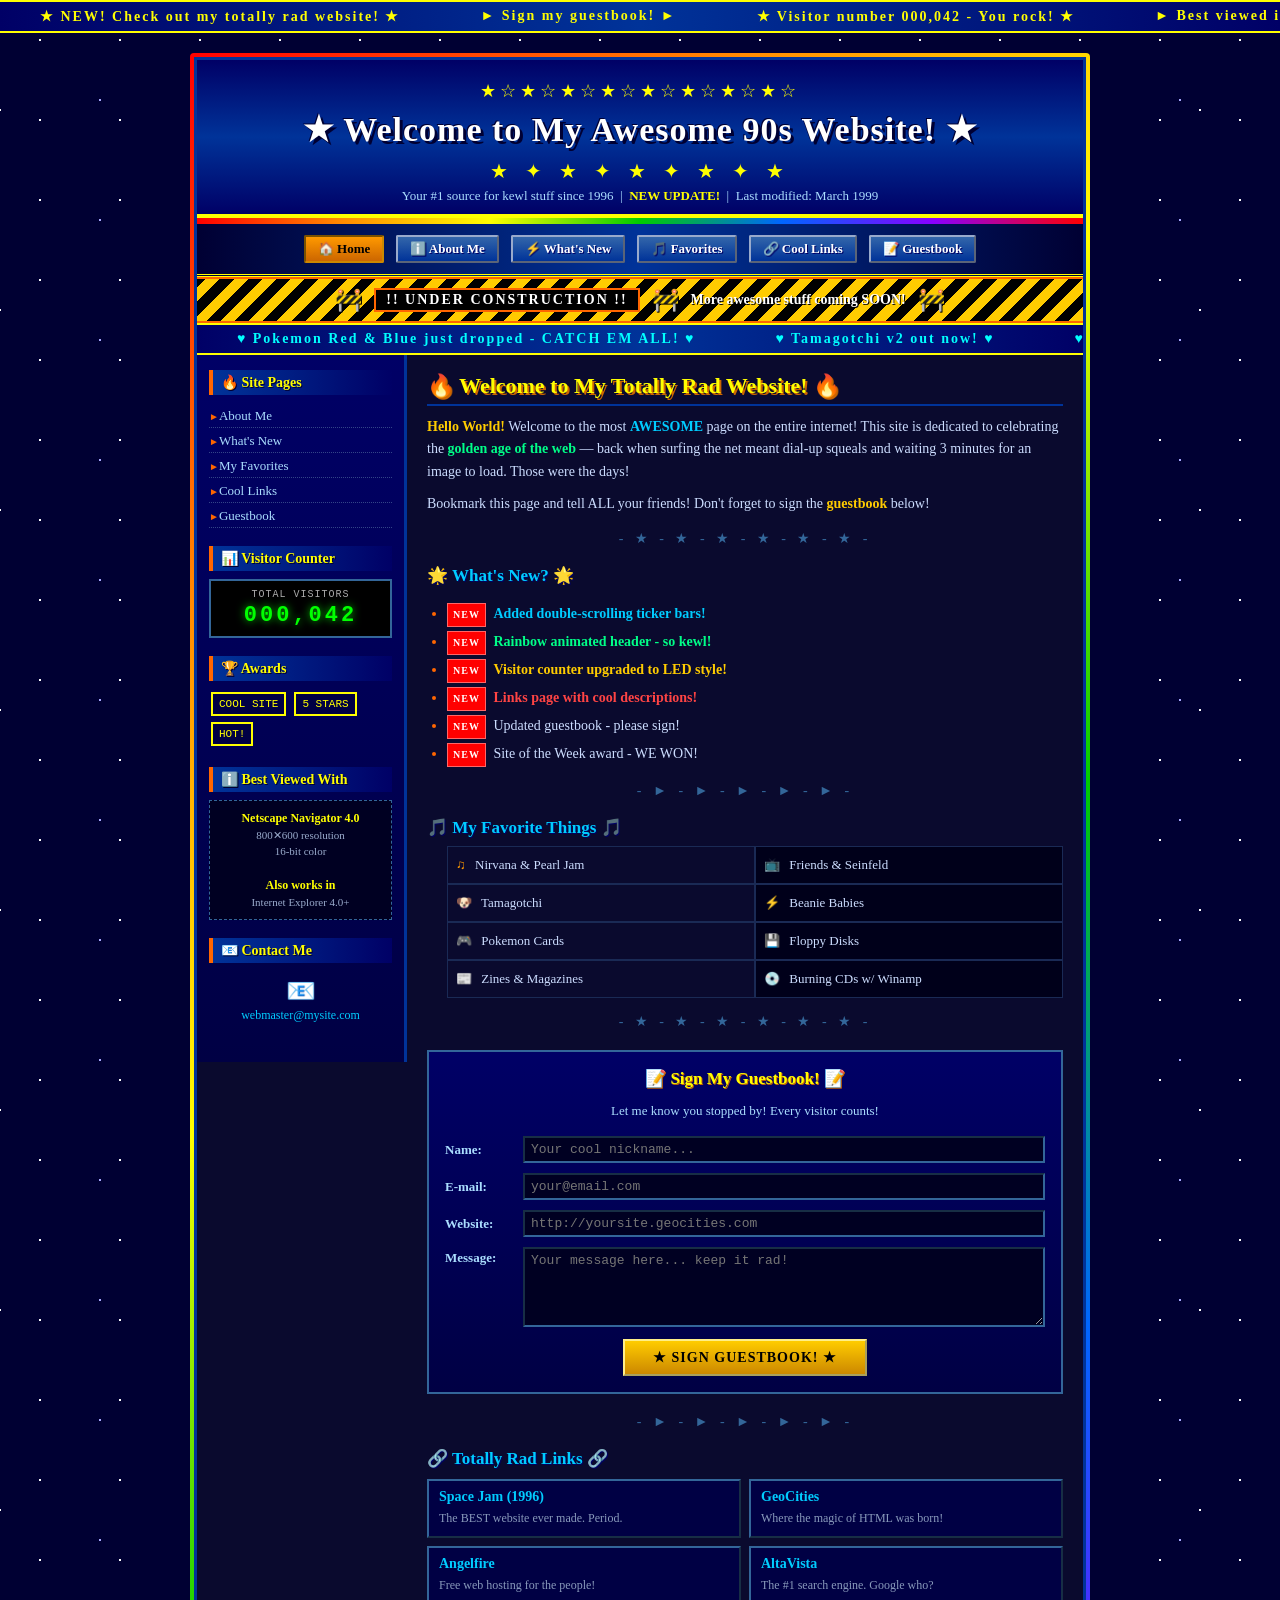
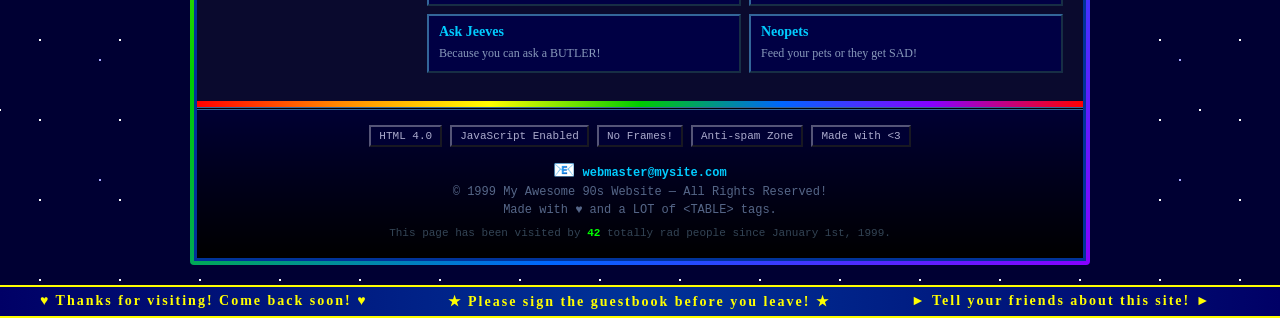
<file: index.html>
<!DOCTYPE html>
<html lang="en">
<head>
    <meta charset="UTF-8">
    <meta name="viewport" content="width=device-width, initial-scale=1.0">
    <title>&#x2605; Welcome to My Awesome 90s Website! &#x2605;</title>
    <link rel="stylesheet" href="style.css">
</head>
<body>

    <!-- TOP TICKER -->
    <div class="ticker-wrap">
        <div class="ticker-track">
            <span>&#x2605; NEW! Check out my totally rad website! &#x2605;</span>
            <span>&#x25BA; Sign my guestbook! &#x25BA;</span>
            <span>&#x2605; Visitor number 000,042 - You rock! &#x2605;</span>
            <span>&#x25BA; Best viewed in Netscape Navigator 4.0 &#x25BA;</span>
            <span>&#x2605; Site of the Week on GeoCities! &#x2605;</span>
            <span>&#x25BA; Download RealPlayer to hear my MIDI jams! &#x25BA;</span>
        </div>
    </div>

    <div class="outer-wrapper">
        <div class="container">

            <!-- HEADER -->
            <div class="header">
                <h1>&#x2605; Welcome to My Awesome 90s Website! &#x2605;</h1>
                <div class="star-row">&#x2605; &#x2726; &#x2605; &#x2726; &#x2605; &#x2726; &#x2605; &#x2726; &#x2605;</div>
                <p class="header-sub">Your #1 source for kewl stuff since 1996 &nbsp;|&nbsp; <strong>NEW UPDATE!</strong> &nbsp;|&nbsp; Last modified: March 1999</p>
            </div>

            <div class="rainbow-bar"></div>

            <!-- NAV -->
            <nav class="nav" aria-label="Main navigation">
                <a href="index.html" class="active">&#x1F3E0; Home</a>
                <a href="about.html">&#x2139;&#xFE0F; About Me</a>
                <a href="whats-new.html">&#x26A1; What's New</a>
                <a href="favorites.html">&#x1F3B5; Favorites</a>
                <a href="links.html">&#x1F517; Cool Links</a>
                <a href="guestbook.html">&#x1F4DD; Guestbook</a>
            </nav>

            <!-- CONSTRUCTION BANNER -->
            <div class="construction-banner" role="status" aria-label="Site under construction">
                <span class="construction-icon">&#x1F6A7;</span>
                <span class="construction-text">!! UNDER CONSTRUCTION !!</span>
                <span class="construction-icon">&#x1F6A7;</span>
                <span>More awesome stuff coming SOON!</span>
                <span class="construction-icon">&#x1F6A7;</span>
            </div>

            <!-- BOTTOM TICKER (scrolling right) -->
            <div class="ticker-wrap ticker-wrap-right">
                <div class="ticker-track">
                    <span>&#x2665; Pokemon Red &amp; Blue just dropped - CATCH EM ALL! &#x2665;</span>
                    <span>&#x2665; Tamagotchi v2 out now! &#x2665;</span>
                    <span>&#x2665; The Matrix is the best movie EVER! &#x2665;</span>
                    <span>&#x2665; Y2K is coming - are YOU prepared?! &#x2665;</span>
                    <span>&#x2665; Napster is TOTALLY not illegal &#x2665;</span>
                </div>
            </div>

            <!-- MAIN CONTENT AREA -->
            <div class="content-area" id="home">

                <!-- SIDEBAR -->
                <aside class="sidebar">

                    <div class="sidebar-section">
                        <h3>&#x1F525; Site Pages</h3>
                        <ul>
                            <li><a href="about.html">About Me</a></li>
                            <li><a href="whats-new.html">What's New</a></li>
                            <li><a href="favorites.html">My Favorites</a></li>
                            <li><a href="links.html">Cool Links</a></li>
                            <li><a href="guestbook.html">Guestbook</a></li>
                        </ul>
                    </div>

                    <div class="sidebar-section">
                        <h3>&#x1F4CA; Visitor Counter</h3>
                        <div class="counter-box">
                            <span class="counter-label">Total Visitors</span>
                            <div class="counter-digits">000,042</div>
                        </div>
                    </div>

                    <div class="sidebar-section">
                        <h3>&#x1F3C6; Awards</h3>
                        <div>
                            <span class="badge">COOL SITE</span>
                            <span class="badge">5 STARS</span>
                            <span class="badge">HOT!</span>
                        </div>
                    </div>

                    <div class="sidebar-section">
                        <h3>&#x2139;&#xFE0F; Best Viewed With</h3>
                        <div class="best-viewed-side">
                            <strong>Netscape Navigator 4.0</strong>
                            800&#x2715;600 resolution<br>
                            16-bit color<br>
                            <br>
                            <strong>Also works in</strong>
                            Internet Explorer 4.0+
                        </div>
                    </div>

                    <div class="sidebar-section">
                        <h3>&#x1F4E7; Contact Me</h3>
                        <div style="text-align:center; padding: 6px 0;">
                            <span style="font-size:24px; animation: spin 3s linear infinite; display:inline-block;">&#x1F4E7;</span><br>
                            <a href="mailto:webmaster@mysite.com" style="color:#00ccff; font-size:12px;">webmaster@mysite.com</a>
                        </div>
                    </div>

                </aside>

                <!-- MAIN CONTENT -->
                <main class="main-content">

                    <h2 id="about"><span class="flame">&#x1F525;</span> Welcome to My Totally Rad Website! <span class="flame">&#x1F525;</span></h2>

                    <p>
                        <span class="highlight-gold">Hello World!</span> Welcome to the most <span class="highlight-blue">AWESOME</span>
                        page on the entire internet! This site is dedicated to celebrating the
                        <span class="highlight-green">golden age of the web</span> &mdash; back when surfing the net
                        meant dial-up squeals and waiting 3 minutes for an image to load. Those were the days!
                    </p>

                    <p>
                        Bookmark this page and tell ALL your friends! Don&#39;t forget to sign the
                        <span class="highlight-gold">guestbook</span> below!
                    </p>

                    <div class="divider">- &#x2605; - &#x2605; - &#x2605; - &#x2605; - &#x2605; - &#x2605; -</div>

                    <h3 id="new">&#x1F31F; What's New? &#x1F31F;</h3>
                    <ul>
                        <li><span class="new-badge">NEW</span> <span class="highlight-blue">Added double-scrolling ticker bars!</span></li>
                        <li><span class="new-badge">NEW</span> <span class="highlight-green">Rainbow animated header - so kewl!</span></li>
                        <li><span class="new-badge">NEW</span> <span class="highlight-gold">Visitor counter upgraded to LED style!</span></li>
                        <li><span class="new-badge">NEW</span> <span class="highlight-red">Links page with cool descriptions!</span></li>
                        <li><span class="new-badge">NEW</span> Updated guestbook - please sign!</li>
                        <li><span class="new-badge">NEW</span> Site of the Week award - WE WON!</li>
                    </ul>

                    <div class="divider">-&nbsp;&#x25BA;&nbsp;-&nbsp;&#x25BA;&nbsp;-&nbsp;&#x25BA;&nbsp;-&nbsp;&#x25BA;&nbsp;-&nbsp;&#x25BA;&nbsp;-</div>

                    <h3 id="favs">&#x1F3B5; My Favorite Things &#x1F3B5;</h3>
                    <ul class="fav-list">
                        <li><span>&#x266B;</span> Nirvana &amp; Pearl Jam</li>
                        <li><span>&#x1F4FA;</span> Friends &amp; Seinfeld</li>
                        <li><span>&#x1F436;</span> Tamagotchi</li>
                        <li><span>&#x26A1;</span> Beanie Babies</li>
                        <li><span>&#x1F3AE;</span> Pokemon Cards</li>
                        <li><span>&#x1F4BE;</span> Floppy Disks</li>
                        <li><span>&#x1F4F0;</span> Zines &amp; Magazines</li>
                        <li><span>&#x1F4BF;</span> Burning CDs w/ Winamp</li>
                    </ul>

                    <div class="divider">- &#x2605; - &#x2605; - &#x2605; - &#x2605; - &#x2605; - &#x2605; -</div>

                    <!-- GUESTBOOK -->
                    <div class="guestbook" id="guestbook">
                        <h3>&#x1F4DD; Sign My Guestbook! &#x1F4DD;</h3>
                        <p style="text-align:center; color:#aaddff; font-size:13px; margin:0 0 14px;">
                            Let me know you stopped by! Every visitor counts!
                        </p>
                        <form action="#" method="post" onsubmit="return false;">
                            <div class="form-row">
                                <label for="gb-name">Name:</label>
                                <input type="text" id="gb-name" name="name" placeholder="Your cool nickname...">
                            </div>
                            <div class="form-row">
                                <label for="gb-email">E-mail:</label>
                                <input type="email" id="gb-email" name="email" placeholder="your@email.com">
                            </div>
                            <div class="form-row">
                                <label for="gb-url">Website:</label>
                                <input type="text" id="gb-url" name="url" placeholder="http://yoursite.geocities.com">
                            </div>
                            <div class="textarea-row">
                                <label for="gb-msg" style="padding-top:3px;">Message:</label>
                                <textarea id="gb-msg" name="message" placeholder="Your message here... keep it rad!"></textarea>
                            </div>
                            <button type="submit" class="btn-submit">&#x2605; Sign Guestbook! &#x2605;</button>
                        </form>
                    </div>

                    <div class="divider">-&nbsp;&#x25BA;&nbsp;-&nbsp;&#x25BA;&nbsp;-&nbsp;&#x25BA;&nbsp;-&nbsp;&#x25BA;&nbsp;-&nbsp;&#x25BA;&nbsp;-</div>

                    <!-- COOL LINKS -->
                    <h3 id="links">&#x1F517; Totally Rad Links &#x1F517;</h3>
                    <div class="links-grid">
                        <div class="link-card">
                            <a href="#">Space Jam (1996)</a>
                            <p>The BEST website ever made. Period.</p>
                        </div>
                        <div class="link-card">
                            <a href="#">GeoCities</a>
                            <p>Where the magic of HTML was born!</p>
                        </div>
                        <div class="link-card">
                            <a href="#">Angelfire</a>
                            <p>Free web hosting for the people!</p>
                        </div>
                        <div class="link-card">
                            <a href="#">AltaVista</a>
                            <p>The #1 search engine. Google who?</p>
                        </div>
                        <div class="link-card">
                            <a href="#">Ask Jeeves</a>
                            <p>Because you can ask a BUTLER!</p>
                        </div>
                        <div class="link-card">
                            <a href="#">Neopets</a>
                            <p>Feed your pets or they get SAD!</p>
                        </div>
                    </div>

                </main>
            </div><!-- /.content-area -->

            <div class="rainbow-bar"></div>

            <!-- FOOTER -->
            <footer class="footer" id="contact">
                <div class="footer-badges">
                    <span class="footer-badge">HTML 4.0</span>
                    <span class="footer-badge">JavaScript Enabled</span>
                    <span class="footer-badge">No Frames!</span>
                    <span class="footer-badge">Anti-spam Zone</span>
                    <span class="footer-badge">Made with &lt;3</span>
                </div>
                <p>
                    <span class="spin-icon">&#x1F4E7;</span>
                    <a href="mailto:webmaster@mysite.com" class="footer-email" id="contact">webmaster@mysite.com</a>
                </p>
                <p>&copy; 1999 My Awesome 90s Website &mdash; All Rights Reserved!</p>
                <p>Made with &#x2665; and a LOT of &lt;TABLE&gt; tags.</p>
                <p style="color:#334455; font-size:11px; margin-top:10px;">
                    This page has been visited by <strong style="color:#00ff00;">42</strong> totally rad people since January 1st, 1999.
                </p>
            </footer>

        </div><!-- /.container -->
    </div><!-- /.outer-wrapper -->

    <!-- BOTTOM TICKER -->
    <div class="ticker-wrap" style="margin-top:4px;">
        <div class="ticker-track">
            <span>&#x2665; Thanks for visiting! Come back soon! &#x2665;</span>
            <span>&#x2605; Please sign the guestbook before you leave! &#x2605;</span>
            <span>&#x25BA; Tell your friends about this site! &#x25BA;</span>
            <span>&#x2665; Made with Notepad and pure passion! &#x2665;</span>
            <span>&#x2605; The web is for EVERYONE! &#x2605;</span>
        </div>
    </div>

</body>
</html>
</file>
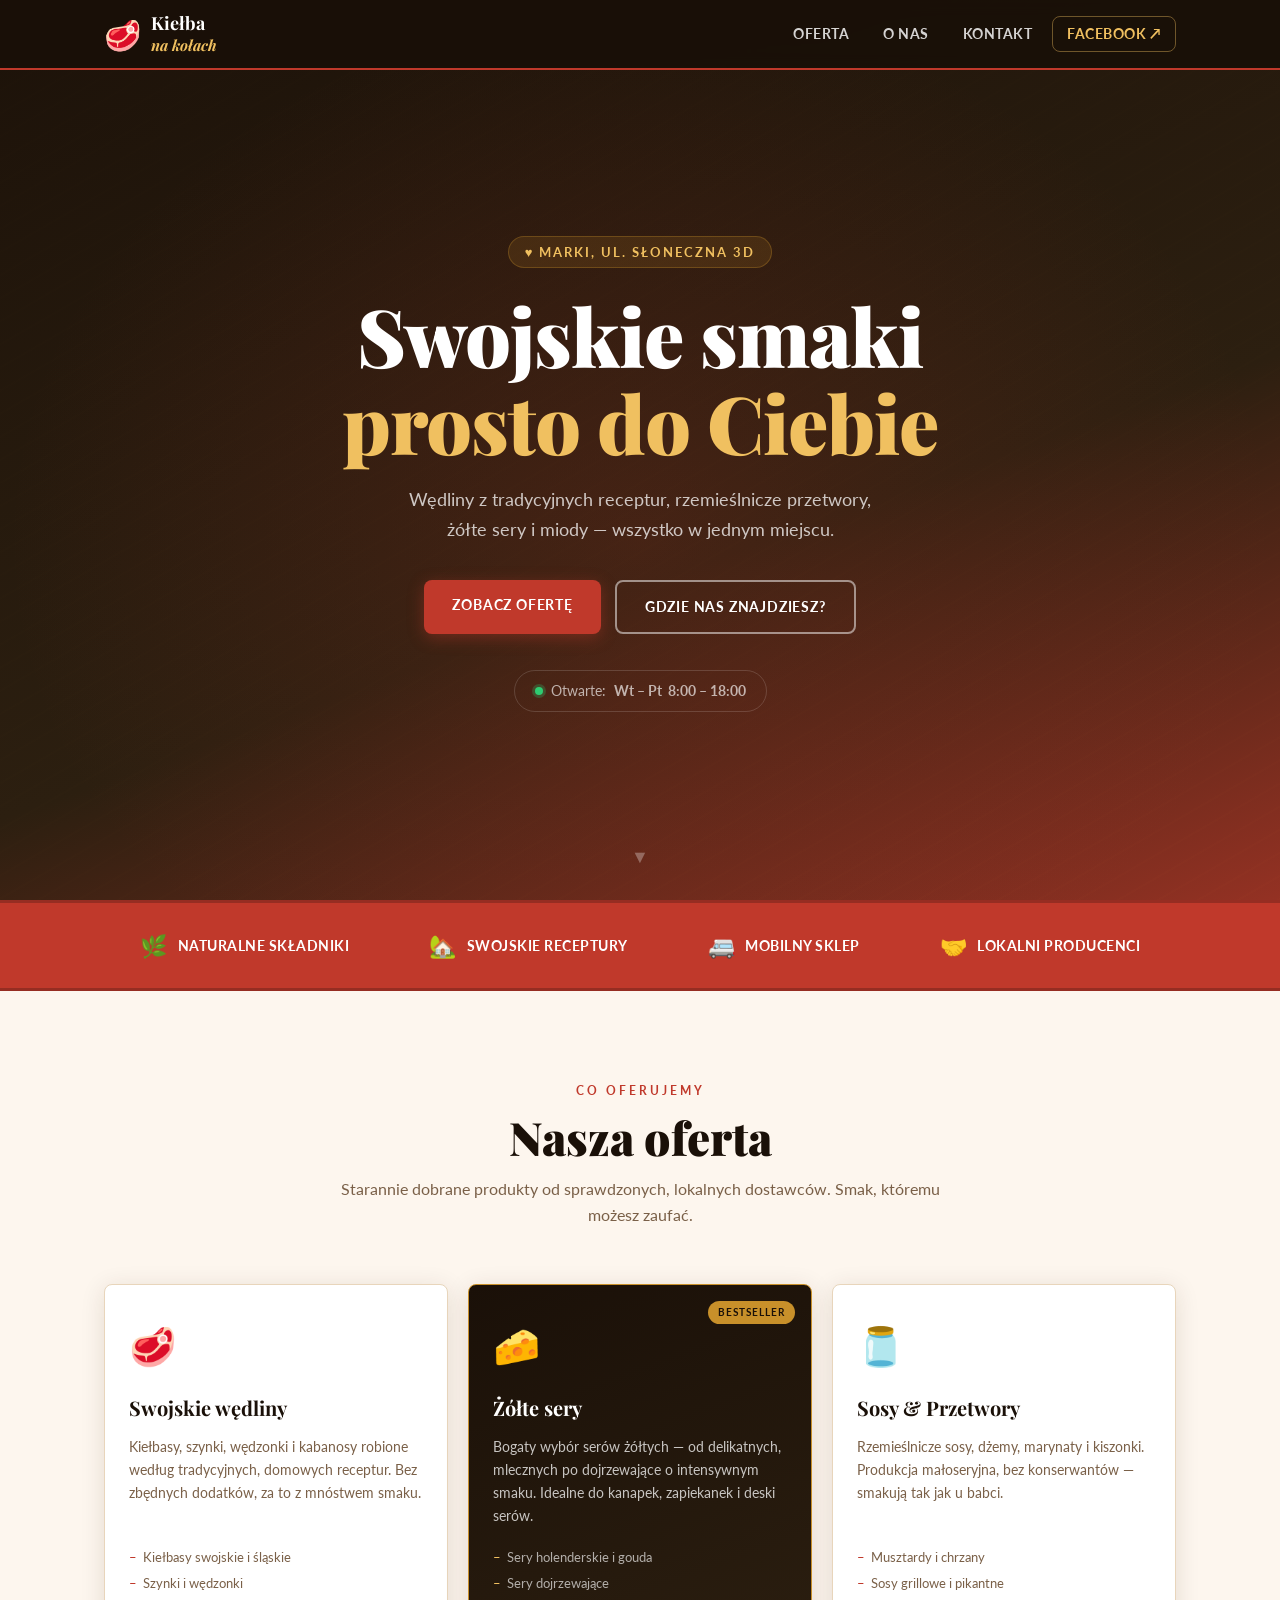
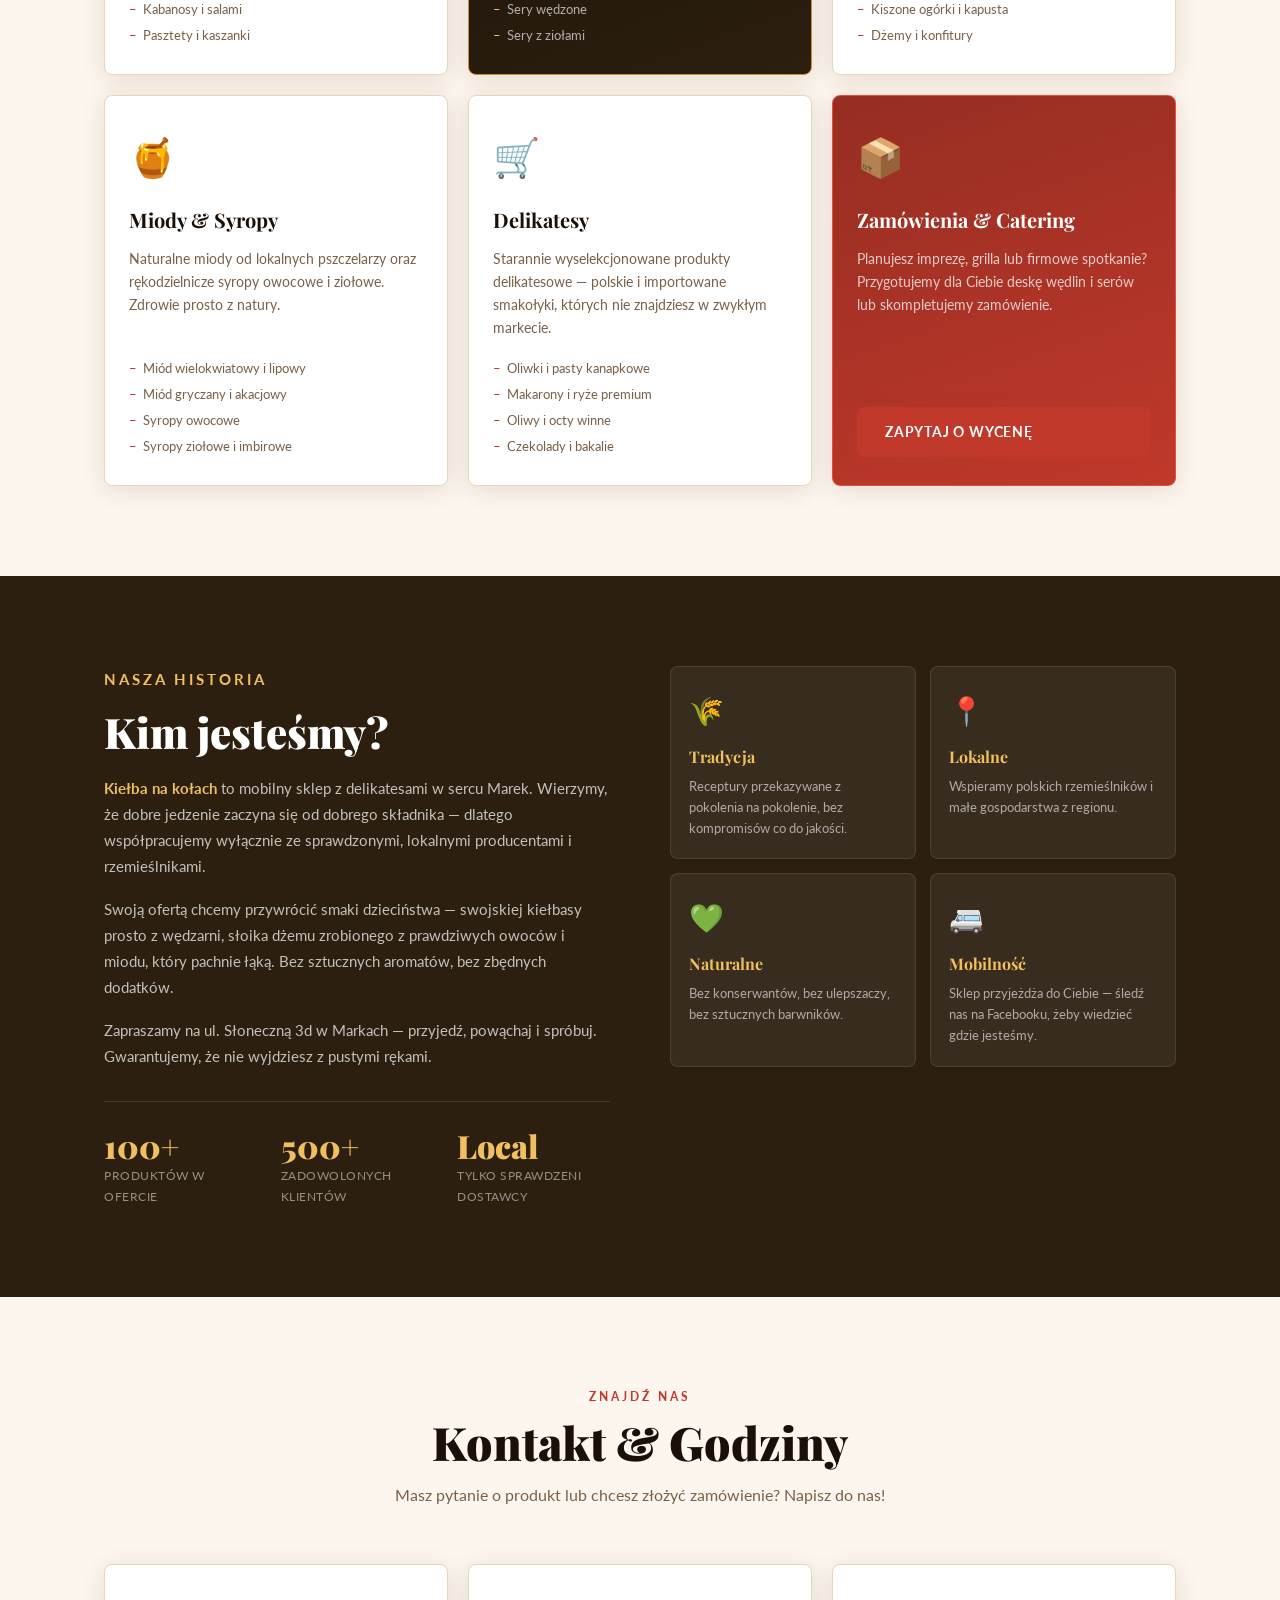
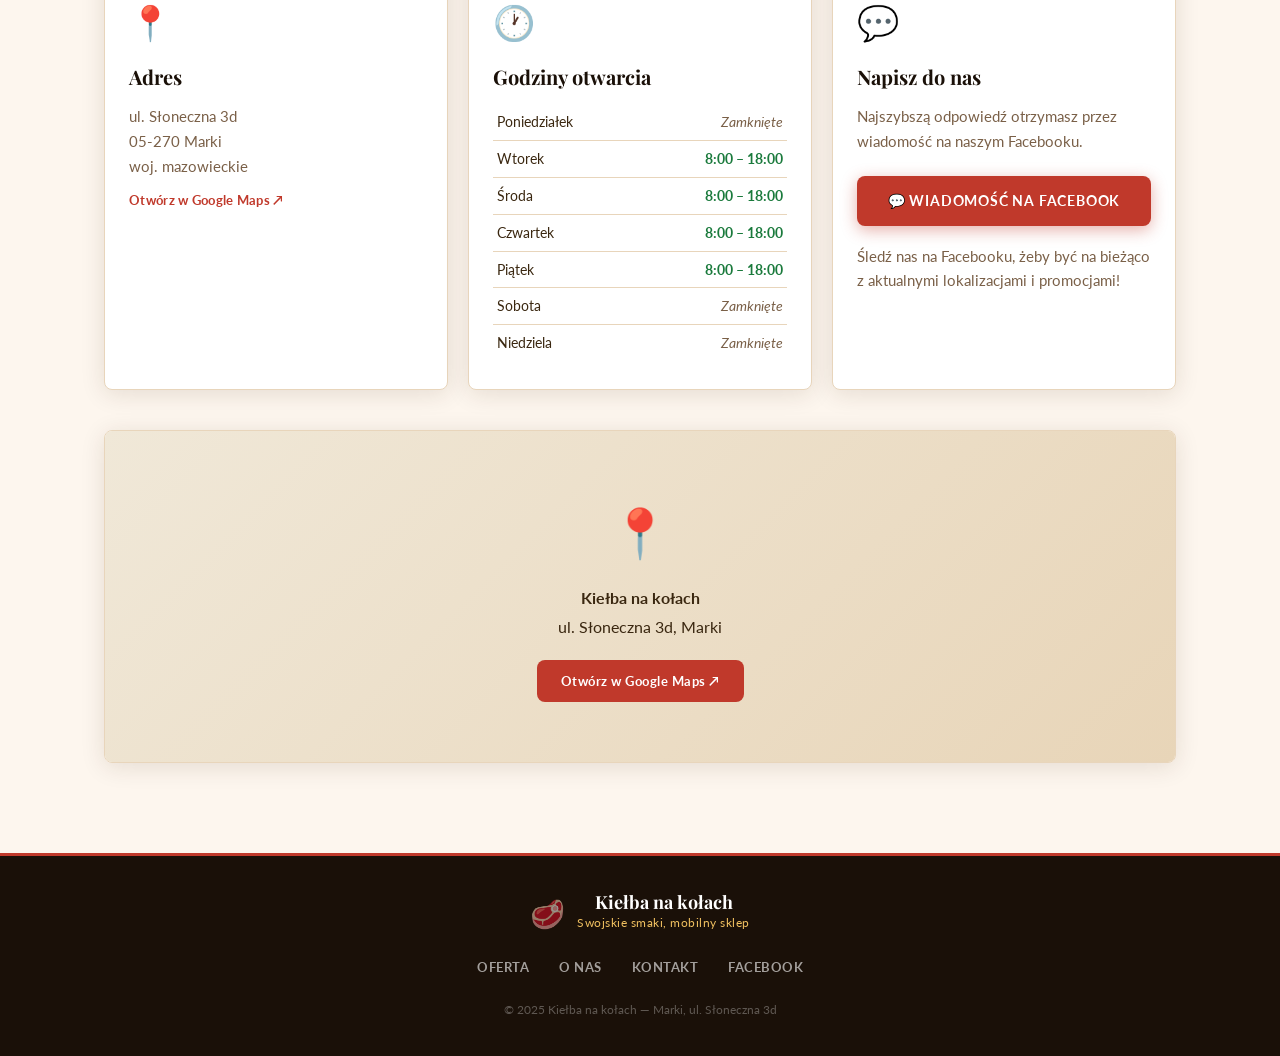
<file: kielbanakolach/index.html>
<!DOCTYPE html>
<html lang="pl">
<head>
    <meta charset="UTF-8">
    <meta name="viewport" content="width=device-width, initial-scale=1.0">
    <title>Kiełba na kołach – Swojskie wędliny &amp; Delikatesy | Marki</title>
    <meta name="description" content="Kiełba na kołach – swojskie wędliny, delikatesy, żółte sery, rzemieślnicze sosy i przetwory, syropy i miody. Marki, ul. Słoneczna 3d. Wt–Pt 8:00–18:00.">
    <link rel="preconnect" href="https://fonts.googleapis.com">
    <link rel="preconnect" href="https://fonts.gstatic.com" crossorigin>
    <link href="https://fonts.googleapis.com/css2?family=Playfair+Display:wght@700;900&family=Lato:wght@300;400;700&display=swap" rel="stylesheet">
    <link rel="stylesheet" href="style.css">
</head>
<body>

    <!-- ===================== HEADER / NAV ===================== -->
    <header class="site-header">
        <div class="container nav-inner">
            <a href="#top" class="logo">
                <span class="logo-icon">🥩</span>
                <span class="logo-text">Kiełba<br><em>na kołach</em></span>
            </a>
            <nav class="main-nav" aria-label="Nawigacja główna">
                <a href="#oferta">Oferta</a>
                <a href="#o-nas">O nas</a>
                <a href="#kontakt">Kontakt</a>
                <a href="https://www.facebook.com/Kielbanakolach/" target="_blank" rel="noopener" class="nav-fb">Facebook ↗</a>
            </nav>
            <button class="hamburger" aria-label="Menu" aria-expanded="false">
                <span></span><span></span><span></span>
            </button>
        </div>
    </header>

    <!-- ===================== HERO ===================== -->
    <section class="hero" id="top">
        <div class="hero-overlay"></div>
        <div class="container hero-content">
            <p class="hero-eyebrow">&#x2665; Marki, ul. Słoneczna 3d</p>
            <h1>Swojskie smaki<br><span>prosto do&nbsp;Ciebie</span></h1>
            <p class="hero-sub">
                Wędliny z tradycyjnych receptur, rzemieślnicze przetwory,<br>
                żółte sery i miody — wszystko w jednym miejscu.
            </p>
            <div class="hero-cta">
                <a href="#oferta" class="btn btn-primary">Zobacz ofertę</a>
                <a href="#kontakt" class="btn btn-outline">Gdzie nas znajdziesz?</a>
            </div>
            <div class="hero-hours">
                <span class="hours-dot"></span>
                Otwarte: <strong>Wt – Pt &nbsp;8:00 – 18:00</strong>
            </div>
        </div>
        <div class="hero-scroll-hint" aria-hidden="true">&#x25BC;</div>
    </section>

    <!-- ===================== QUICK STRIP ===================== -->
    <div class="strip">
        <div class="container strip-inner">
            <div class="strip-item">
                <span class="strip-icon">🌿</span>
                <span>Naturalne składniki</span>
            </div>
            <div class="strip-item">
                <span class="strip-icon">🏡</span>
                <span>Swojskie receptury</span>
            </div>
            <div class="strip-item">
                <span class="strip-icon">🚐</span>
                <span>Mobilny sklep</span>
            </div>
            <div class="strip-item">
                <span class="strip-icon">🤝</span>
                <span>Lokalni producenci</span>
            </div>
        </div>
    </div>

    <!-- ===================== OFERTA ===================== -->
    <section class="section section-light" id="oferta">
        <div class="container">
            <div class="section-header">
                <p class="section-eyebrow">Co oferujemy</p>
                <h2>Nasza oferta</h2>
                <p class="section-sub">Starannie dobrane produkty od sprawdzonych, lokalnych dostawców. Smak, któremu możesz zaufać.</p>
            </div>

            <div class="products-grid">

                <div class="product-card">
                    <div class="product-icon">🥩</div>
                    <h3>Swojskie wędliny</h3>
                    <p>Kiełbasy, szynki, wędzonki i kabanosy robione według tradycyjnych, domowych receptur. Bez zbędnych dodatków, za to z mnóstwem smaku.</p>
                    <ul class="product-list">
                        <li>Kiełbasy swojskie i śląskie</li>
                        <li>Szynki i wędzonki</li>
                        <li>Kabanosy i salami</li>
                        <li>Pasztety i kaszanki</li>
                    </ul>
                </div>

                <div class="product-card product-card--featured">
                    <div class="product-badge">Bestseller</div>
                    <div class="product-icon">🧀</div>
                    <h3>Żółte sery</h3>
                    <p>Bogaty wybór serów żółtych — od delikatnych, mlecznych po dojrzewające o intensywnym smaku. Idealne do kanapek, zapiekanek i deski serów.</p>
                    <ul class="product-list">
                        <li>Sery holenderskie i gouda</li>
                        <li>Sery dojrzewające</li>
                        <li>Sery wędzone</li>
                        <li>Sery z ziołami</li>
                    </ul>
                </div>

                <div class="product-card">
                    <div class="product-icon">🫙</div>
                    <h3>Sosy &amp; Przetwory</h3>
                    <p>Rzemieślnicze sosy, dżemy, marynaty i kiszonki. Produkcja małoseryjna, bez konserwantów — smakują tak jak u babci.</p>
                    <ul class="product-list">
                        <li>Musztardy i chrzany</li>
                        <li>Sosy grillowe i pikantne</li>
                        <li>Kiszone ogórki i kapusta</li>
                        <li>Dżemy i konfitury</li>
                    </ul>
                </div>

                <div class="product-card">
                    <div class="product-icon">🍯</div>
                    <h3>Miody &amp; Syropy</h3>
                    <p>Naturalne miody od lokalnych pszczelarzy oraz rękodzielnicze syropy owocowe i ziołowe. Zdrowie prosto z natury.</p>
                    <ul class="product-list">
                        <li>Miód wielokwiatowy i lipowy</li>
                        <li>Miód gryczany i akacjowy</li>
                        <li>Syropy owocowe</li>
                        <li>Syropy ziołowe i imbirowe</li>
                    </ul>
                </div>

                <div class="product-card">
                    <div class="product-icon">🛒</div>
                    <h3>Delikatesy</h3>
                    <p>Starannie wyselekcjonowane produkty delikatesowe — polskie i importowane smakołyki, których nie znajdziesz w zwykłym markecie.</p>
                    <ul class="product-list">
                        <li>Oliwki i pasty kanapkowe</li>
                        <li>Makarony i ryże premium</li>
                        <li>Oliwy i octy winne</li>
                        <li>Czekolady i bakalie</li>
                    </ul>
                </div>

                <div class="product-card product-card--cta">
                    <div class="product-icon">📦</div>
                    <h3>Zamówienia &amp; Catering</h3>
                    <p>Planujesz imprezę, grilla lub firmowe spotkanie? Przygotujemy dla Ciebie deskę wędlin i serów lub skompletujemy zamówienie.</p>
                    <a href="#kontakt" class="btn btn-primary" style="margin-top:auto;">Zapytaj o wycenę</a>
                </div>

            </div>
        </div>
    </section>

    <!-- ===================== O NAS ===================== -->
    <section class="section section-dark" id="o-nas">
        <div class="container about-inner">
            <div class="about-text">
                <p class="section-eyebrow">Nasza historia</p>
                <h2>Kim jesteśmy?</h2>
                <p>
                    <strong>Kiełba na kołach</strong> to mobilny sklep z delikatesami w sercu Marek.
                    Wierzymy, że dobre jedzenie zaczyna się od dobrego składnika — dlatego
                    współpracujemy wyłącznie ze sprawdzonymi, lokalnymi producentami i rzemieślnikami.
                </p>
                <p>
                    Swoją ofertą chcemy przywrócić smaki dzieciństwa — swojskiej kiełbasy
                    prosto z wędzarni, słoika dżemu zrobionego z prawdziwych owoców
                    i miodu, który pachnie łąką. Bez sztucznych aromatów, bez
                    zbędnych dodatków.
                </p>
                <p>
                    Zapraszamy na ul. Słoneczną 3d w Markach — przyjedź, powąchaj i spróbuj.
                    Gwarantujemy, że nie wyjdziesz z pustymi rękami.
                </p>
                <div class="about-stats">
                    <div class="stat">
                        <span class="stat-number">100+</span>
                        <span class="stat-label">Produktów w ofercie</span>
                    </div>
                    <div class="stat">
                        <span class="stat-number">500+</span>
                        <span class="stat-label">Zadowolonych klientów</span>
                    </div>
                    <div class="stat">
                        <span class="stat-number">Local</span>
                        <span class="stat-label">Tylko sprawdzeni dostawcy</span>
                    </div>
                </div>
            </div>
            <div class="about-visual">
                <div class="about-card">
                    <div class="about-card-icon">🌾</div>
                    <h4>Tradycja</h4>
                    <p>Receptury przekazywane z pokolenia na pokolenie, bez kompromisów co do jakości.</p>
                </div>
                <div class="about-card">
                    <div class="about-card-icon">📍</div>
                    <h4>Lokalne</h4>
                    <p>Wspieramy polskich rzemieślników i małe gospodarstwa z regionu.</p>
                </div>
                <div class="about-card">
                    <div class="about-card-icon">💚</div>
                    <h4>Naturalne</h4>
                    <p>Bez konserwantów, bez ulepszaczy, bez sztucznych barwników.</p>
                </div>
                <div class="about-card">
                    <div class="about-card-icon">🚐</div>
                    <h4>Mobilność</h4>
                    <p>Sklep przyjeżdża do Ciebie — śledź nas na Facebooku, żeby wiedzieć gdzie jesteśmy.</p>
                </div>
            </div>
        </div>
    </section>

    <!-- ===================== KONTAKT ===================== -->
    <section class="section section-light" id="kontakt">
        <div class="container">
            <div class="section-header">
                <p class="section-eyebrow">Znajdź nas</p>
                <h2>Kontakt &amp; Godziny</h2>
                <p class="section-sub">Masz pytanie o produkt lub chcesz złożyć zamówienie? Napisz do nas!</p>
            </div>

            <div class="contact-grid">

                <div class="contact-card">
                    <div class="contact-icon">📍</div>
                    <h3>Adres</h3>
                    <p>
                        ul. Słoneczna 3d<br>
                        05-270 Marki<br>
                        <span style="color:var(--muted);">woj. mazowieckie</span>
                    </p>
                    <a href="https://maps.google.com/?q=Słoneczna+3d,+Marki" target="_blank" rel="noopener" class="contact-link">
                        Otwórz w Google Maps ↗
                    </a>
                </div>

                <div class="contact-card contact-card--hours">
                    <div class="contact-icon">🕐</div>
                    <h3>Godziny otwarcia</h3>
                    <table class="hours-table">
                        <tbody>
                            <tr>
                                <td>Poniedziałek</td>
                                <td class="closed">Zamknięte</td>
                            </tr>
                            <tr>
                                <td>Wtorek</td>
                                <td class="open">8:00 – 18:00</td>
                            </tr>
                            <tr>
                                <td>Środa</td>
                                <td class="open">8:00 – 18:00</td>
                            </tr>
                            <tr>
                                <td>Czwartek</td>
                                <td class="open">8:00 – 18:00</td>
                            </tr>
                            <tr>
                                <td>Piątek</td>
                                <td class="open">8:00 – 18:00</td>
                            </tr>
                            <tr>
                                <td>Sobota</td>
                                <td class="closed">Zamknięte</td>
                            </tr>
                            <tr>
                                <td>Niedziela</td>
                                <td class="closed">Zamknięte</td>
                            </tr>
                        </tbody>
                    </table>
                </div>

                <div class="contact-card">
                    <div class="contact-icon">💬</div>
                    <h3>Napisz do nas</h3>
                    <p>Najszybszą odpowiedź otrzymasz przez wiadomość na naszym Facebooku.</p>
                    <a href="https://www.facebook.com/Kielbanakolach/" target="_blank" rel="noopener" class="btn btn-primary" style="width:100%; text-align:center; margin-top:12px;">
                        &#x1F4AC; Wiadomość na Facebook
                    </a>
                    <p class="contact-fb-note">
                        Śledź nas na Facebooku, żeby być na bieżąco z aktualnymi lokalizacjami i promocjami!
                    </p>
                </div>

            </div>

            <!-- MAP EMBED PLACEHOLDER -->
            <div class="map-placeholder">
                <a href="https://maps.google.com/?q=Słoneczna+3d,+Marki,+Poland" target="_blank" rel="noopener">
                    <div class="map-inner">
                        <span class="map-pin">📍</span>
                        <p><strong>Kiełba na kołach</strong></p>
                        <p>ul. Słoneczna 3d, Marki</p>
                        <span class="map-btn">Otwórz w Google Maps ↗</span>
                    </div>
                </a>
            </div>

        </div>
    </section>

    <!-- ===================== FOOTER ===================== -->
    <footer class="site-footer">
        <div class="container footer-inner">
            <div class="footer-brand">
                <span class="logo-icon" style="font-size:28px;">🥩</span>
                <div>
                    <span class="footer-name">Kiełba na kołach</span>
                    <span class="footer-tagline">Swojskie smaki, mobilny sklep</span>
                </div>
            </div>
            <div class="footer-links">
                <a href="#oferta">Oferta</a>
                <a href="#o-nas">O nas</a>
                <a href="#kontakt">Kontakt</a>
                <a href="https://www.facebook.com/Kielbanakolach/" target="_blank" rel="noopener">Facebook</a>
            </div>
            <p class="footer-copy">
                &copy; 2025 Kiełba na kołach &mdash; Marki, ul. Słoneczna 3d
            </p>
        </div>
    </footer>

    <script>
        // Hamburger menu
        const hamburger = document.querySelector('.hamburger');
        const nav = document.querySelector('.main-nav');
        hamburger.addEventListener('click', () => {
            const open = hamburger.getAttribute('aria-expanded') === 'true';
            hamburger.setAttribute('aria-expanded', String(!open));
            nav.classList.toggle('nav-open');
        });

        // Close nav on link click (mobile)
        document.querySelectorAll('.main-nav a').forEach(a => {
            a.addEventListener('click', () => {
                nav.classList.remove('nav-open');
                hamburger.setAttribute('aria-expanded', 'false');
            });
        });

        // Sticky header shrink
        const header = document.querySelector('.site-header');
        window.addEventListener('scroll', () => {
            header.classList.toggle('header-scrolled', window.scrollY > 60);
        });

        // Smooth reveal on scroll
        const observer = new IntersectionObserver((entries) => {
            entries.forEach(e => {
                if (e.isIntersecting) {
                    e.target.classList.add('visible');
                    observer.unobserve(e.target);
                }
            });
        }, { threshold: 0.12 });

        document.querySelectorAll('.product-card, .about-card, .contact-card, .stat').forEach(el => {
            el.classList.add('reveal');
            observer.observe(el);
        });
    </script>

</body>
</html>
</file>
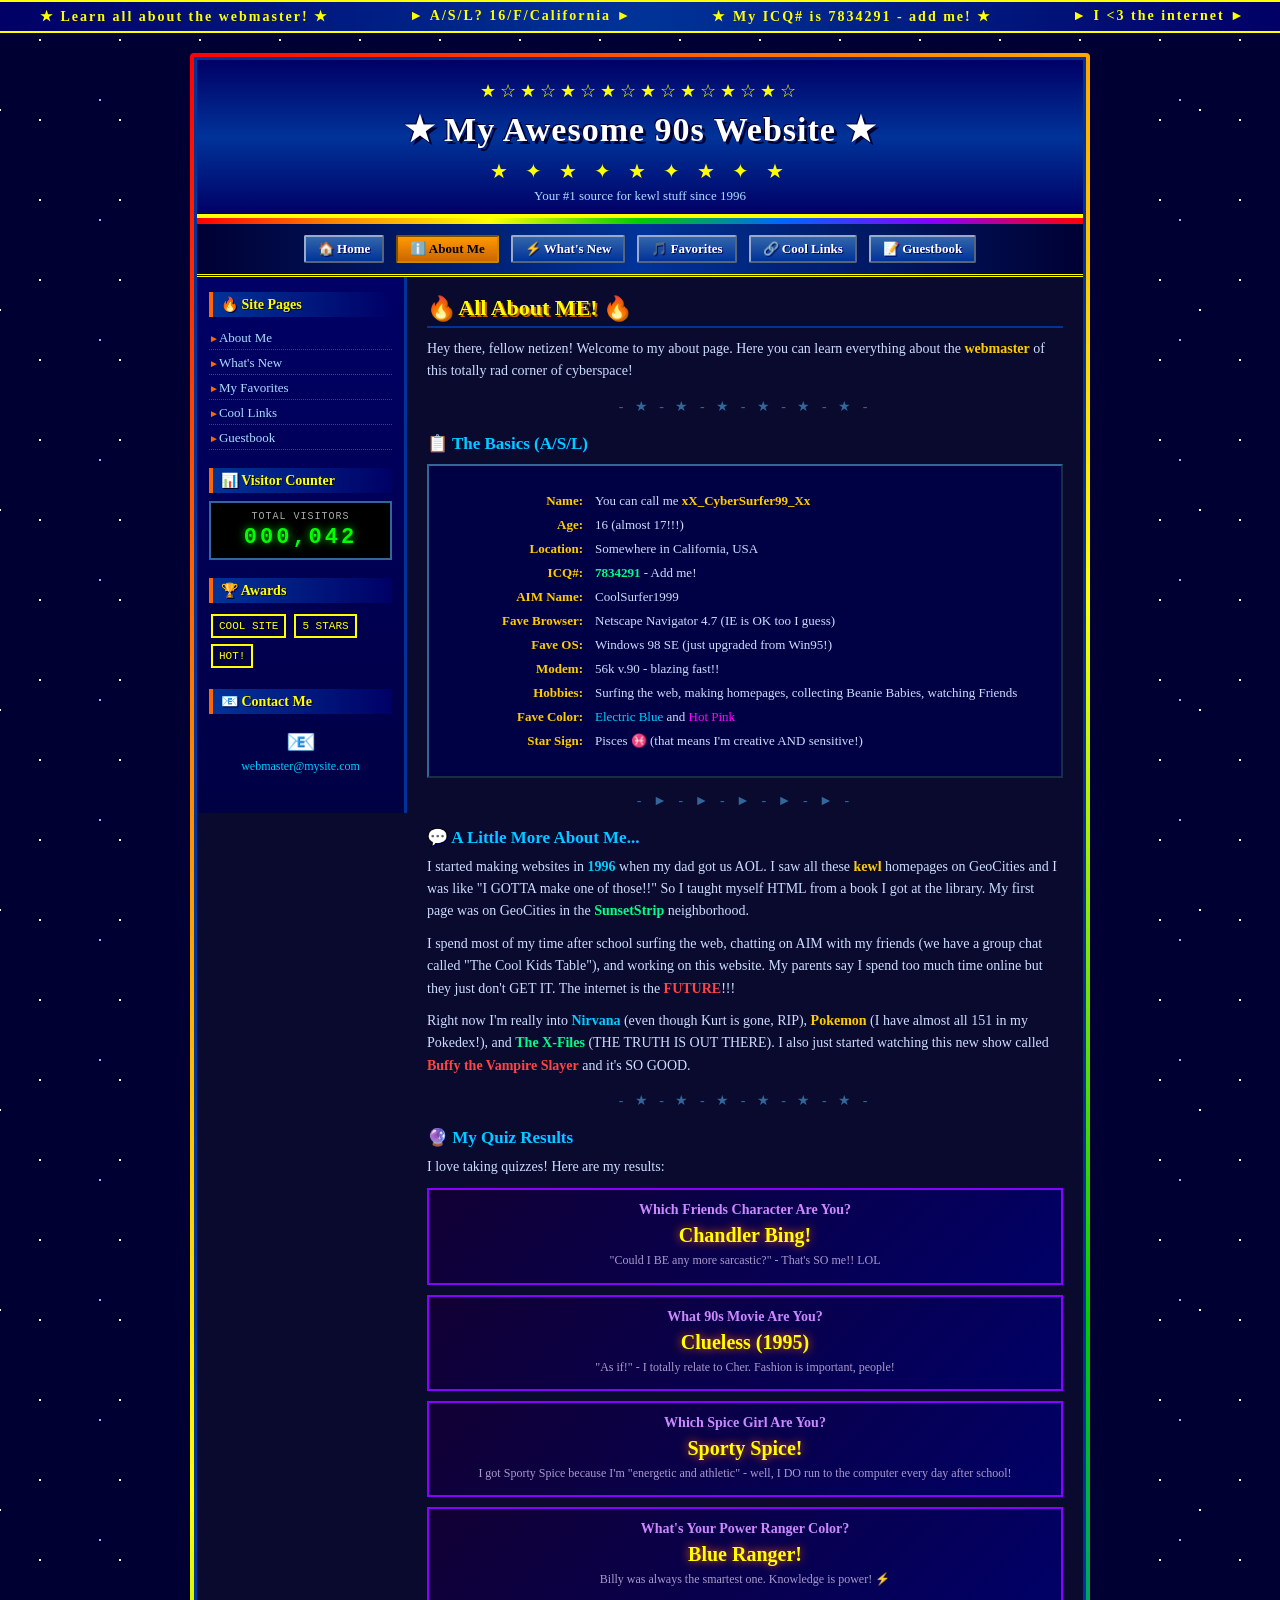
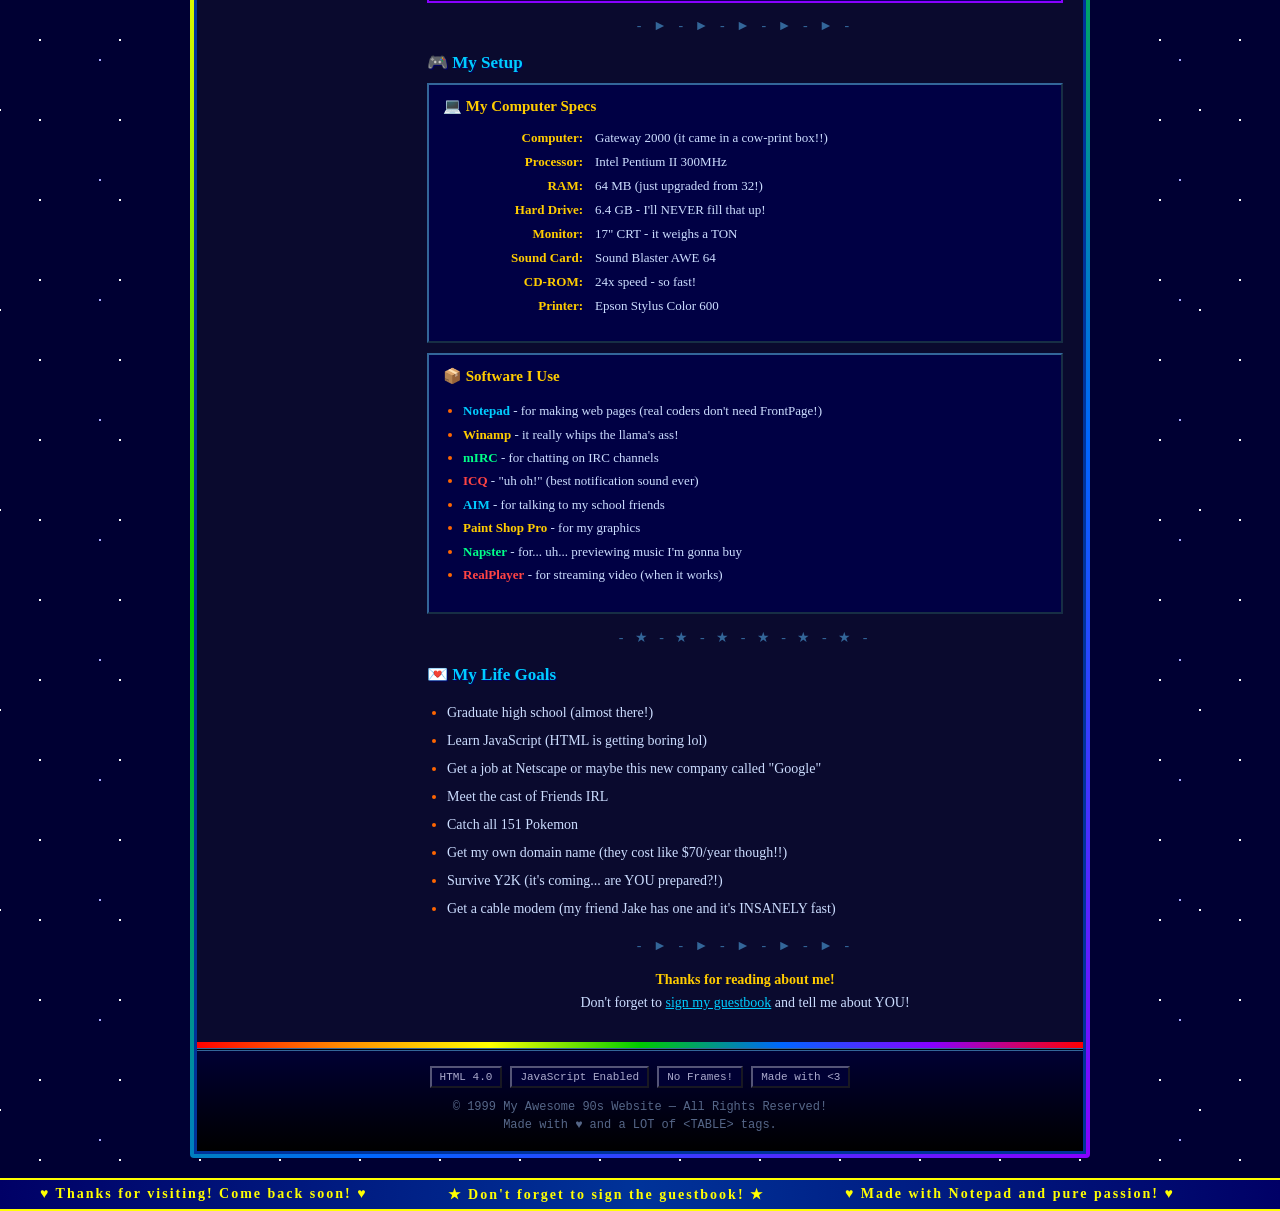
<file: about.html>
<!DOCTYPE html>
<html lang="en">
<head>
    <meta charset="UTF-8">
    <meta name="viewport" content="width=device-width, initial-scale=1.0">
    <title>&#x2605; About Me! - My Awesome 90s Website &#x2605;</title>
    <link rel="stylesheet" href="style.css">
</head>
<body>

    <div class="ticker-wrap">
        <div class="ticker-track">
            <span>&#x2605; Learn all about the webmaster! &#x2605;</span>
            <span>&#x25BA; A/S/L? 16/F/California &#x25BA;</span>
            <span>&#x2605; My ICQ# is 7834291 - add me! &#x2605;</span>
            <span>&#x25BA; I &lt;3 the internet &#x25BA;</span>
        </div>
    </div>

    <div class="outer-wrapper">
        <div class="container">

            <div class="header">
                <h1><a href="index.html">&#x2605; My Awesome 90s Website &#x2605;</a></h1>
                <div class="star-row">&#x2605; &#x2726; &#x2605; &#x2726; &#x2605; &#x2726; &#x2605; &#x2726; &#x2605;</div>
                <p class="header-sub">Your #1 source for kewl stuff since 1996</p>
            </div>

            <div class="rainbow-bar"></div>

            <nav class="nav" aria-label="Main navigation">
                <a href="index.html">&#x1F3E0; Home</a>
                <a href="about.html" class="active">&#x2139;&#xFE0F; About Me</a>
                <a href="whats-new.html">&#x26A1; What's New</a>
                <a href="favorites.html">&#x1F3B5; Favorites</a>
                <a href="links.html">&#x1F517; Cool Links</a>
                <a href="guestbook.html">&#x1F4DD; Guestbook</a>
            </nav>

            <div class="content-area">

                <aside class="sidebar">
                    <div class="sidebar-section">
                        <h3>&#x1F525; Site Pages</h3>
                        <ul>
                            <li><a href="about.html">About Me</a></li>
                            <li><a href="whats-new.html">What's New</a></li>
                            <li><a href="favorites.html">My Favorites</a></li>
                            <li><a href="links.html">Cool Links</a></li>
                            <li><a href="guestbook.html">Guestbook</a></li>
                        </ul>
                    </div>
                    <div class="sidebar-section">
                        <h3>&#x1F4CA; Visitor Counter</h3>
                        <div class="counter-box">
                            <span class="counter-label">Total Visitors</span>
                            <div class="counter-digits">000,042</div>
                        </div>
                    </div>
                    <div class="sidebar-section">
                        <h3>&#x1F3C6; Awards</h3>
                        <div>
                            <span class="badge">COOL SITE</span>
                            <span class="badge">5 STARS</span>
                            <span class="badge">HOT!</span>
                        </div>
                    </div>
                    <div class="sidebar-section">
                        <h3>&#x1F4E7; Contact Me</h3>
                        <div style="text-align:center; padding: 6px 0;">
                            <span style="font-size:24px; animation: spin 3s linear infinite; display:inline-block;">&#x1F4E7;</span><br>
                            <a href="mailto:webmaster@mysite.com" style="color:#00ccff; font-size:12px;">webmaster@mysite.com</a>
                        </div>
                    </div>
                </aside>

                <main class="main-content">

                    <h2><span class="flame">&#x1F525;</span> All About ME! <span class="flame">&#x1F525;</span></h2>

                    <p>
                        Hey there, fellow netizen! Welcome to my about page. Here you can learn
                        everything about the <span class="highlight-gold">webmaster</span> of this
                        totally rad corner of cyberspace!
                    </p>

                    <div class="divider">- &#x2605; - &#x2605; - &#x2605; - &#x2605; - &#x2605; - &#x2605; -</div>

                    <h3>&#x1F4CB; The Basics (A/S/L)</h3>

                    <div class="info-card">
                        <dl class="info-grid">
                            <dt>Name:</dt>
                            <dd>You can call me <span class="highlight-gold">xX_CyberSurfer99_Xx</span></dd>
                            <dt>Age:</dt>
                            <dd>16 (almost 17!!!)</dd>
                            <dt>Location:</dt>
                            <dd>Somewhere in California, USA</dd>
                            <dt>ICQ#:</dt>
                            <dd><span class="highlight-green">7834291</span> - Add me!</dd>
                            <dt>AIM Name:</dt>
                            <dd>CoolSurfer1999</dd>
                            <dt>Fave Browser:</dt>
                            <dd>Netscape Navigator 4.7 (IE is OK too I guess)</dd>
                            <dt>Fave OS:</dt>
                            <dd>Windows 98 SE (just upgraded from Win95!)</dd>
                            <dt>Modem:</dt>
                            <dd>56k v.90 - blazing fast!!</dd>
                            <dt>Hobbies:</dt>
                            <dd>Surfing the web, making homepages, collecting Beanie Babies, watching Friends</dd>
                            <dt>Fave Color:</dt>
                            <dd><span style="color:#00ccff;">Electric Blue</span> and <span style="color:#ff00ff;">Hot Pink</span></dd>
                            <dt>Star Sign:</dt>
                            <dd>Pisces &#x2653; (that means I'm creative AND sensitive!)</dd>
                        </dl>
                    </div>

                    <div class="divider">-&nbsp;&#x25BA;&nbsp;-&nbsp;&#x25BA;&nbsp;-&nbsp;&#x25BA;&nbsp;-&nbsp;&#x25BA;&nbsp;-&nbsp;&#x25BA;&nbsp;-</div>

                    <h3>&#x1F4AC; A Little More About Me...</h3>

                    <p>
                        I started making websites in <span class="highlight-blue">1996</span> when my dad
                        got us AOL. I saw all these <span class="highlight-gold">kewl</span> homepages on
                        GeoCities and I was like "I GOTTA make one of those!!" So I taught myself HTML from
                        a book I got at the library. My first page was on GeoCities in the
                        <span class="highlight-green">SunsetStrip</span> neighborhood.
                    </p>

                    <p>
                        I spend most of my time after school surfing the web, chatting on AIM with my friends
                        (we have a group chat called "The Cool Kids Table"), and working on this website.
                        My parents say I spend too much time online but they just don't GET IT. The internet
                        is the <span class="highlight-red">FUTURE</span>!!!
                    </p>

                    <p>
                        Right now I'm really into <span class="highlight-blue">Nirvana</span> (even though
                        Kurt is gone, RIP), <span class="highlight-gold">Pokemon</span> (I have almost all
                        151 in my Pokedex!), and <span class="highlight-green">The X-Files</span>
                        (THE TRUTH IS OUT THERE). I also just started watching this new show called
                        <span class="highlight-red">Buffy the Vampire Slayer</span> and it's SO GOOD.
                    </p>

                    <div class="divider">- &#x2605; - &#x2605; - &#x2605; - &#x2605; - &#x2605; - &#x2605; -</div>

                    <h3>&#x1F52E; My Quiz Results</h3>

                    <p>I love taking quizzes! Here are my results:</p>

                    <div class="quiz-result">
                        <h4>Which Friends Character Are You?</h4>
                        <div class="result">Chandler Bing!</div>
                        <p>"Could I BE any more sarcastic?" - That's SO me!! LOL</p>
                    </div>

                    <div class="quiz-result">
                        <h4>What 90s Movie Are You?</h4>
                        <div class="result">Clueless (1995)</div>
                        <p>"As if!" - I totally relate to Cher. Fashion is important, people!</p>
                    </div>

                    <div class="quiz-result">
                        <h4>Which Spice Girl Are You?</h4>
                        <div class="result">Sporty Spice!</div>
                        <p>I got Sporty Spice because I'm "energetic and athletic" - well, I DO run to the computer every day after school!</p>
                    </div>

                    <div class="quiz-result">
                        <h4>What's Your Power Ranger Color?</h4>
                        <div class="result">Blue Ranger!</div>
                        <p>Billy was always the smartest one. Knowledge is power! &#x26A1;</p>
                    </div>

                    <div class="divider">-&nbsp;&#x25BA;&nbsp;-&nbsp;&#x25BA;&nbsp;-&nbsp;&#x25BA;&nbsp;-&nbsp;&#x25BA;&nbsp;-&nbsp;&#x25BA;&nbsp;-</div>

                    <h3>&#x1F3AE; My Setup</h3>

                    <div class="info-card">
                        <h4>&#x1F4BB; My Computer Specs</h4>
                        <dl class="info-grid">
                            <dt>Computer:</dt>
                            <dd>Gateway 2000 (it came in a cow-print box!!)</dd>
                            <dt>Processor:</dt>
                            <dd>Intel Pentium II 300MHz</dd>
                            <dt>RAM:</dt>
                            <dd>64 MB (just upgraded from 32!)</dd>
                            <dt>Hard Drive:</dt>
                            <dd>6.4 GB - I'll NEVER fill that up!</dd>
                            <dt>Monitor:</dt>
                            <dd>17" CRT - it weighs a TON</dd>
                            <dt>Sound Card:</dt>
                            <dd>Sound Blaster AWE 64</dd>
                            <dt>CD-ROM:</dt>
                            <dd>24x speed - so fast!</dd>
                            <dt>Printer:</dt>
                            <dd>Epson Stylus Color 600</dd>
                        </dl>
                    </div>

                    <div class="info-card">
                        <h4>&#x1F4E6; Software I Use</h4>
                        <ul>
                            <li><span class="highlight-blue">Notepad</span> - for making web pages (real coders don't need FrontPage!)</li>
                            <li><span class="highlight-gold">Winamp</span> - it really whips the llama's ass!</li>
                            <li><span class="highlight-green">mIRC</span> - for chatting on IRC channels</li>
                            <li><span class="highlight-red">ICQ</span> - "uh oh!" (best notification sound ever)</li>
                            <li><span class="highlight-blue">AIM</span> - for talking to my school friends</li>
                            <li><span class="highlight-gold">Paint Shop Pro</span> - for my graphics</li>
                            <li><span class="highlight-green">Napster</span> - for... uh... previewing music I'm gonna buy</li>
                            <li><span class="highlight-red">RealPlayer</span> - for streaming video (when it works)</li>
                        </ul>
                    </div>

                    <div class="divider">- &#x2605; - &#x2605; - &#x2605; - &#x2605; - &#x2605; - &#x2605; -</div>

                    <h3>&#x1F48C; My Life Goals</h3>

                    <ul>
                        <li>Graduate high school (almost there!)</li>
                        <li>Learn JavaScript (HTML is getting boring lol)</li>
                        <li>Get a job at Netscape or maybe this new company called "Google"</li>
                        <li>Meet the cast of Friends IRL</li>
                        <li>Catch all 151 Pokemon</li>
                        <li>Get my own domain name (they cost like $70/year though!!)</li>
                        <li>Survive Y2K (it's coming... are YOU prepared?!)</li>
                        <li>Get a cable modem (my friend Jake has one and it's INSANELY fast)</li>
                    </ul>

                    <div class="divider">-&nbsp;&#x25BA;&nbsp;-&nbsp;&#x25BA;&nbsp;-&nbsp;&#x25BA;&nbsp;-&nbsp;&#x25BA;&nbsp;-&nbsp;&#x25BA;&nbsp;-</div>

                    <p style="text-align:center;">
                        <span class="highlight-gold">Thanks for reading about me!</span><br>
                        Don't forget to <a href="guestbook.html" style="color:#00ccff;">sign my guestbook</a>
                        and tell me about YOU!
                    </p>

                </main>
            </div>

            <div class="rainbow-bar"></div>

            <footer class="footer">
                <div class="footer-badges">
                    <span class="footer-badge">HTML 4.0</span>
                    <span class="footer-badge">JavaScript Enabled</span>
                    <span class="footer-badge">No Frames!</span>
                    <span class="footer-badge">Made with &lt;3</span>
                </div>
                <p>&copy; 1999 My Awesome 90s Website &mdash; All Rights Reserved!</p>
                <p>Made with &#x2665; and a LOT of &lt;TABLE&gt; tags.</p>
            </footer>

        </div>
    </div>

    <div class="ticker-wrap" style="margin-top:4px;">
        <div class="ticker-track">
            <span>&#x2665; Thanks for visiting! Come back soon! &#x2665;</span>
            <span>&#x2605; Don't forget to sign the guestbook! &#x2605;</span>
            <span>&#x2665; Made with Notepad and pure passion! &#x2665;</span>
        </div>
    </div>

</body>
</html>
</file>
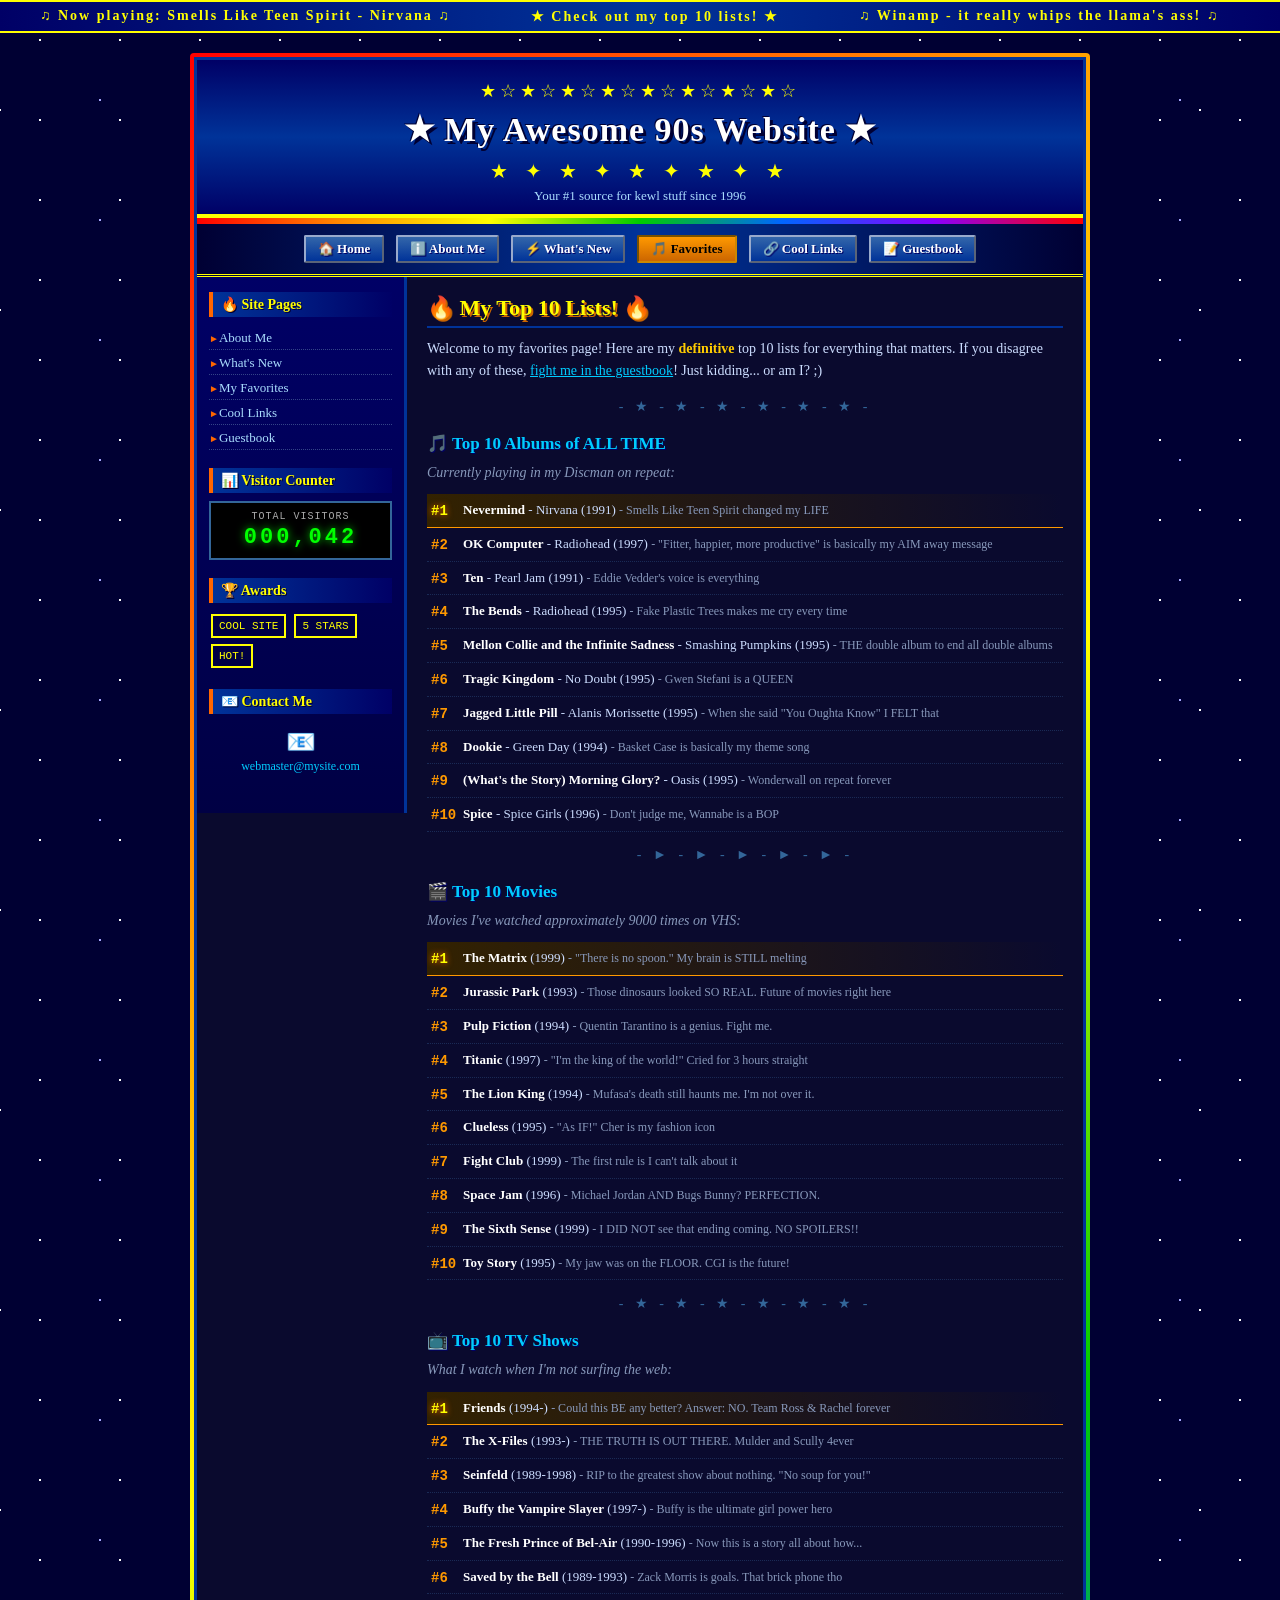
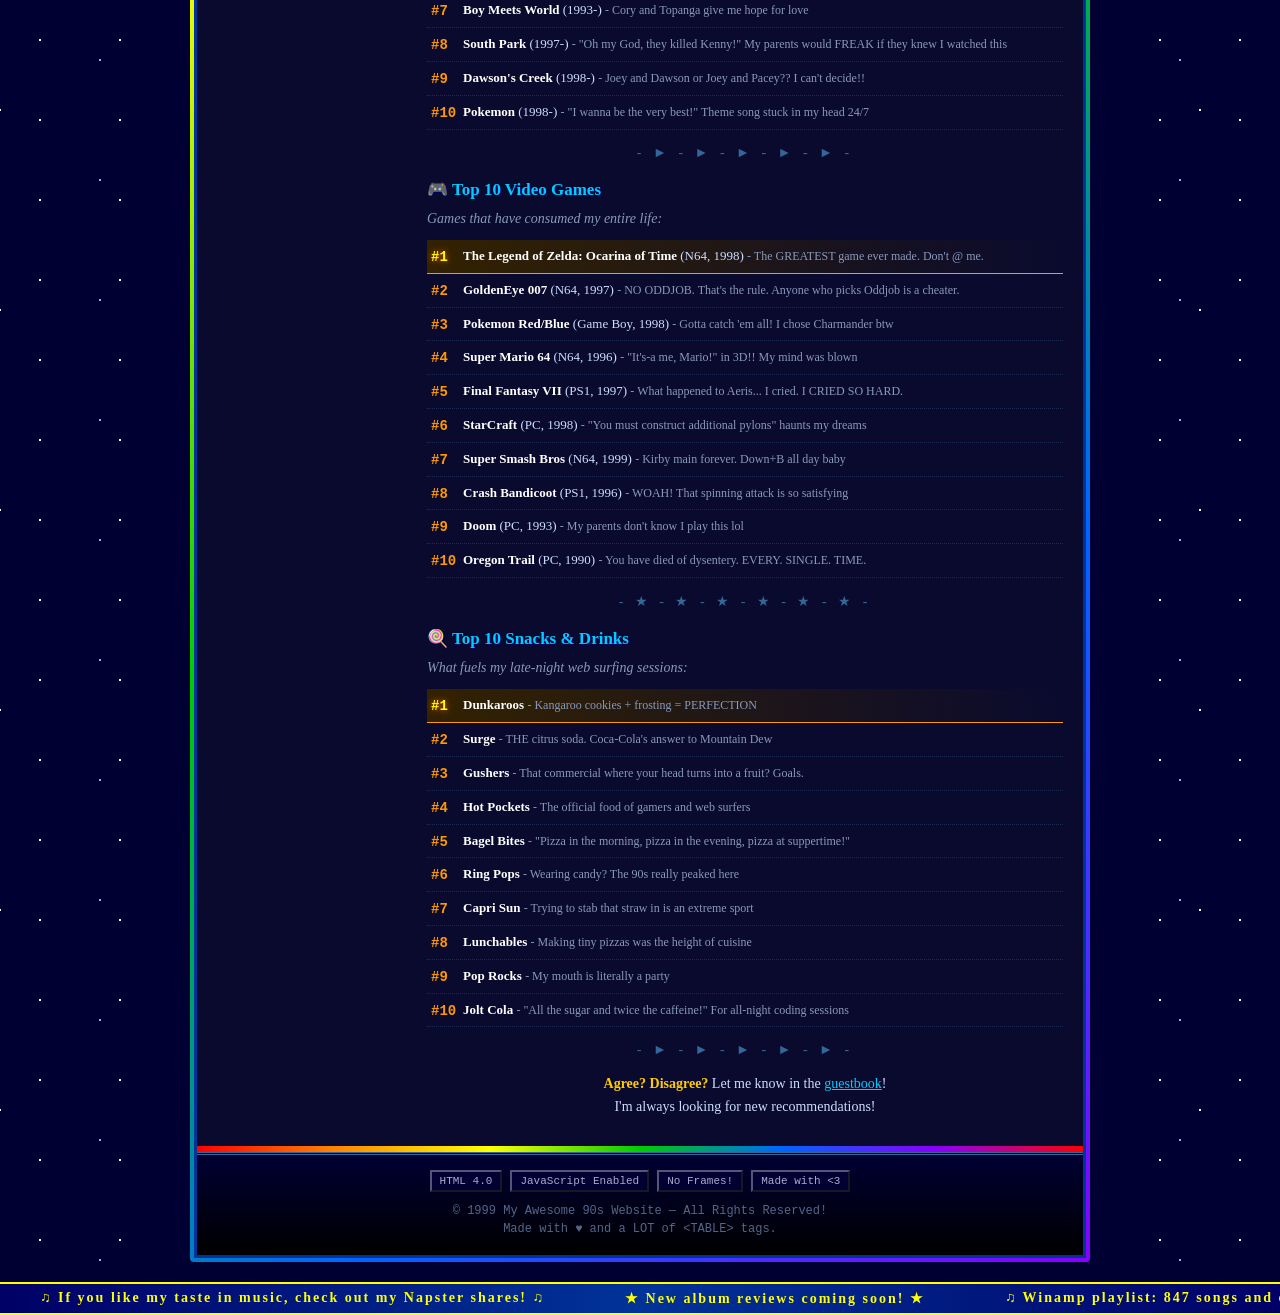
<file: favorites.html>
<!DOCTYPE html>
<html lang="en">
<head>
    <meta charset="UTF-8">
    <meta name="viewport" content="width=device-width, initial-scale=1.0">
    <title>&#x2605; My Favorites! - My Awesome 90s Website &#x2605;</title>
    <link rel="stylesheet" href="style.css">
</head>
<body>

    <div class="ticker-wrap">
        <div class="ticker-track">
            <span>&#x266B; Now playing: Smells Like Teen Spirit - Nirvana &#x266B;</span>
            <span>&#x2605; Check out my top 10 lists! &#x2605;</span>
            <span>&#x266B; Winamp - it really whips the llama's ass! &#x266B;</span>
        </div>
    </div>

    <div class="outer-wrapper">
        <div class="container">

            <div class="header">
                <h1><a href="index.html">&#x2605; My Awesome 90s Website &#x2605;</a></h1>
                <div class="star-row">&#x2605; &#x2726; &#x2605; &#x2726; &#x2605; &#x2726; &#x2605; &#x2726; &#x2605;</div>
                <p class="header-sub">Your #1 source for kewl stuff since 1996</p>
            </div>

            <div class="rainbow-bar"></div>

            <nav class="nav" aria-label="Main navigation">
                <a href="index.html">&#x1F3E0; Home</a>
                <a href="about.html">&#x2139;&#xFE0F; About Me</a>
                <a href="whats-new.html">&#x26A1; What's New</a>
                <a href="favorites.html" class="active">&#x1F3B5; Favorites</a>
                <a href="links.html">&#x1F517; Cool Links</a>
                <a href="guestbook.html">&#x1F4DD; Guestbook</a>
            </nav>

            <div class="content-area">

                <aside class="sidebar">
                    <div class="sidebar-section">
                        <h3>&#x1F525; Site Pages</h3>
                        <ul>
                            <li><a href="about.html">About Me</a></li>
                            <li><a href="whats-new.html">What's New</a></li>
                            <li><a href="favorites.html">My Favorites</a></li>
                            <li><a href="links.html">Cool Links</a></li>
                            <li><a href="guestbook.html">Guestbook</a></li>
                        </ul>
                    </div>
                    <div class="sidebar-section">
                        <h3>&#x1F4CA; Visitor Counter</h3>
                        <div class="counter-box">
                            <span class="counter-label">Total Visitors</span>
                            <div class="counter-digits">000,042</div>
                        </div>
                    </div>
                    <div class="sidebar-section">
                        <h3>&#x1F3C6; Awards</h3>
                        <div>
                            <span class="badge">COOL SITE</span>
                            <span class="badge">5 STARS</span>
                            <span class="badge">HOT!</span>
                        </div>
                    </div>
                    <div class="sidebar-section">
                        <h3>&#x1F4E7; Contact Me</h3>
                        <div style="text-align:center; padding: 6px 0;">
                            <span style="font-size:24px; animation: spin 3s linear infinite; display:inline-block;">&#x1F4E7;</span><br>
                            <a href="mailto:webmaster@mysite.com" style="color:#00ccff; font-size:12px;">webmaster@mysite.com</a>
                        </div>
                    </div>
                </aside>

                <main class="main-content">

                    <h2><span class="flame">&#x1F525;</span> My Top 10 Lists! <span class="flame">&#x1F525;</span></h2>

                    <p>
                        Welcome to my favorites page! Here are my <span class="highlight-gold">definitive</span>
                        top 10 lists for everything that matters. If you disagree with any of these,
                        <a href="guestbook.html" style="color:#00ccff;">fight me in the guestbook</a>! Just kidding... or am I? ;)
                    </p>

                    <div class="divider">- &#x2605; - &#x2605; - &#x2605; - &#x2605; - &#x2605; - &#x2605; -</div>

                    <!-- MUSIC -->
                    <h3>&#x1F3B5; Top 10 Albums of ALL TIME</h3>
                    <p><em style="color:#8899bb;">Currently playing in my Discman on repeat:</em></p>
                    <ol class="top10-list">
                        <li><strong>Nevermind</strong> - Nirvana (1991) <em>- Smells Like Teen Spirit changed my LIFE</em></li>
                        <li><strong>OK Computer</strong> - Radiohead (1997) <em>- "Fitter, happier, more productive" is basically my AIM away message</em></li>
                        <li><strong>Ten</strong> - Pearl Jam (1991) <em>- Eddie Vedder's voice is everything</em></li>
                        <li><strong>The Bends</strong> - Radiohead (1995) <em>- Fake Plastic Trees makes me cry every time</em></li>
                        <li><strong>Mellon Collie and the Infinite Sadness</strong> - Smashing Pumpkins (1995) <em>- THE double album to end all double albums</em></li>
                        <li><strong>Tragic Kingdom</strong> - No Doubt (1995) <em>- Gwen Stefani is a QUEEN</em></li>
                        <li><strong>Jagged Little Pill</strong> - Alanis Morissette (1995) <em>- When she said "You Oughta Know" I FELT that</em></li>
                        <li><strong>Dookie</strong> - Green Day (1994) <em>- Basket Case is basically my theme song</em></li>
                        <li><strong>(What's the Story) Morning Glory?</strong> - Oasis (1995) <em>- Wonderwall on repeat forever</em></li>
                        <li><strong>Spice</strong> - Spice Girls (1996) <em>- Don't judge me, Wannabe is a BOP</em></li>
                    </ol>

                    <div class="divider">-&nbsp;&#x25BA;&nbsp;-&nbsp;&#x25BA;&nbsp;-&nbsp;&#x25BA;&nbsp;-&nbsp;&#x25BA;&nbsp;-&nbsp;&#x25BA;&nbsp;-</div>

                    <!-- MOVIES -->
                    <h3>&#x1F3AC; Top 10 Movies</h3>
                    <p><em style="color:#8899bb;">Movies I've watched approximately 9000 times on VHS:</em></p>
                    <ol class="top10-list">
                        <li><strong>The Matrix</strong> (1999) <em>- "There is no spoon." My brain is STILL melting</em></li>
                        <li><strong>Jurassic Park</strong> (1993) <em>- Those dinosaurs looked SO REAL. Future of movies right here</em></li>
                        <li><strong>Pulp Fiction</strong> (1994) <em>- Quentin Tarantino is a genius. Fight me.</em></li>
                        <li><strong>Titanic</strong> (1997) <em>- "I'm the king of the world!" Cried for 3 hours straight</em></li>
                        <li><strong>The Lion King</strong> (1994) <em>- Mufasa's death still haunts me. I'm not over it.</em></li>
                        <li><strong>Clueless</strong> (1995) <em>- "As IF!" Cher is my fashion icon</em></li>
                        <li><strong>Fight Club</strong> (1999) <em>- The first rule is I can't talk about it</em></li>
                        <li><strong>Space Jam</strong> (1996) <em>- Michael Jordan AND Bugs Bunny? PERFECTION.</em></li>
                        <li><strong>The Sixth Sense</strong> (1999) <em>- I DID NOT see that ending coming. NO SPOILERS!!</em></li>
                        <li><strong>Toy Story</strong> (1995) <em>- My jaw was on the FLOOR. CGI is the future!</em></li>
                    </ol>

                    <div class="divider">- &#x2605; - &#x2605; - &#x2605; - &#x2605; - &#x2605; - &#x2605; -</div>

                    <!-- TV SHOWS -->
                    <h3>&#x1F4FA; Top 10 TV Shows</h3>
                    <p><em style="color:#8899bb;">What I watch when I'm not surfing the web:</em></p>
                    <ol class="top10-list">
                        <li><strong>Friends</strong> (1994-) <em>- Could this BE any better? Answer: NO. Team Ross &amp; Rachel forever</em></li>
                        <li><strong>The X-Files</strong> (1993-) <em>- THE TRUTH IS OUT THERE. Mulder and Scully 4ever</em></li>
                        <li><strong>Seinfeld</strong> (1989-1998) <em>- RIP to the greatest show about nothing. "No soup for you!"</em></li>
                        <li><strong>Buffy the Vampire Slayer</strong> (1997-) <em>- Buffy is the ultimate girl power hero</em></li>
                        <li><strong>The Fresh Prince of Bel-Air</strong> (1990-1996) <em>- Now this is a story all about how...</em></li>
                        <li><strong>Saved by the Bell</strong> (1989-1993) <em>- Zack Morris is goals. That brick phone tho</em></li>
                        <li><strong>Boy Meets World</strong> (1993-) <em>- Cory and Topanga give me hope for love</em></li>
                        <li><strong>South Park</strong> (1997-) <em>- "Oh my God, they killed Kenny!" My parents would FREAK if they knew I watched this</em></li>
                        <li><strong>Dawson's Creek</strong> (1998-) <em>- Joey and Dawson or Joey and Pacey?? I can't decide!!</em></li>
                        <li><strong>Pokemon</strong> (1998-) <em>- "I wanna be the very best!" Theme song stuck in my head 24/7</em></li>
                    </ol>

                    <div class="divider">-&nbsp;&#x25BA;&nbsp;-&nbsp;&#x25BA;&nbsp;-&nbsp;&#x25BA;&nbsp;-&nbsp;&#x25BA;&nbsp;-&nbsp;&#x25BA;&nbsp;-</div>

                    <!-- VIDEO GAMES -->
                    <h3>&#x1F3AE; Top 10 Video Games</h3>
                    <p><em style="color:#8899bb;">Games that have consumed my entire life:</em></p>
                    <ol class="top10-list">
                        <li><strong>The Legend of Zelda: Ocarina of Time</strong> (N64, 1998) <em>- The GREATEST game ever made. Don't @ me.</em></li>
                        <li><strong>GoldenEye 007</strong> (N64, 1997) <em>- NO ODDJOB. That's the rule. Anyone who picks Oddjob is a cheater.</em></li>
                        <li><strong>Pokemon Red/Blue</strong> (Game Boy, 1998) <em>- Gotta catch 'em all! I chose Charmander btw</em></li>
                        <li><strong>Super Mario 64</strong> (N64, 1996) <em>- "It's-a me, Mario!" in 3D!! My mind was blown</em></li>
                        <li><strong>Final Fantasy VII</strong> (PS1, 1997) <em>- What happened to Aeris... I cried. I CRIED SO HARD.</em></li>
                        <li><strong>StarCraft</strong> (PC, 1998) <em>- "You must construct additional pylons" haunts my dreams</em></li>
                        <li><strong>Super Smash Bros</strong> (N64, 1999) <em>- Kirby main forever. Down+B all day baby</em></li>
                        <li><strong>Crash Bandicoot</strong> (PS1, 1996) <em>- WOAH! That spinning attack is so satisfying</em></li>
                        <li><strong>Doom</strong> (PC, 1993) <em>- My parents don't know I play this lol</em></li>
                        <li><strong>Oregon Trail</strong> (PC, 1990) <em>- You have died of dysentery. EVERY. SINGLE. TIME.</em></li>
                    </ol>

                    <div class="divider">- &#x2605; - &#x2605; - &#x2605; - &#x2605; - &#x2605; - &#x2605; -</div>

                    <!-- SNACKS -->
                    <h3>&#x1F36D; Top 10 Snacks &amp; Drinks</h3>
                    <p><em style="color:#8899bb;">What fuels my late-night web surfing sessions:</em></p>
                    <ol class="top10-list">
                        <li><strong>Dunkaroos</strong> <em>- Kangaroo cookies + frosting = PERFECTION</em></li>
                        <li><strong>Surge</strong> <em>- THE citrus soda. Coca-Cola's answer to Mountain Dew</em></li>
                        <li><strong>Gushers</strong> <em>- That commercial where your head turns into a fruit? Goals.</em></li>
                        <li><strong>Hot Pockets</strong> <em>- The official food of gamers and web surfers</em></li>
                        <li><strong>Bagel Bites</strong> <em>- "Pizza in the morning, pizza in the evening, pizza at suppertime!"</em></li>
                        <li><strong>Ring Pops</strong> <em>- Wearing candy? The 90s really peaked here</em></li>
                        <li><strong>Capri Sun</strong> <em>- Trying to stab that straw in is an extreme sport</em></li>
                        <li><strong>Lunchables</strong> <em>- Making tiny pizzas was the height of cuisine</em></li>
                        <li><strong>Pop Rocks</strong> <em>- My mouth is literally a party</em></li>
                        <li><strong>Jolt Cola</strong> <em>- "All the sugar and twice the caffeine!" For all-night coding sessions</em></li>
                    </ol>

                    <div class="divider">-&nbsp;&#x25BA;&nbsp;-&nbsp;&#x25BA;&nbsp;-&nbsp;&#x25BA;&nbsp;-&nbsp;&#x25BA;&nbsp;-&nbsp;&#x25BA;&nbsp;-</div>

                    <p style="text-align:center;">
                        <span class="highlight-gold">Agree? Disagree?</span> Let me know in the
                        <a href="guestbook.html" style="color:#00ccff;">guestbook</a>!<br>
                        I'm always looking for new recommendations!
                    </p>

                </main>
            </div>

            <div class="rainbow-bar"></div>

            <footer class="footer">
                <div class="footer-badges">
                    <span class="footer-badge">HTML 4.0</span>
                    <span class="footer-badge">JavaScript Enabled</span>
                    <span class="footer-badge">No Frames!</span>
                    <span class="footer-badge">Made with &lt;3</span>
                </div>
                <p>&copy; 1999 My Awesome 90s Website &mdash; All Rights Reserved!</p>
                <p>Made with &#x2665; and a LOT of &lt;TABLE&gt; tags.</p>
            </footer>

        </div>
    </div>

    <div class="ticker-wrap" style="margin-top:4px;">
        <div class="ticker-track">
            <span>&#x266B; If you like my taste in music, check out my Napster shares! &#x266B;</span>
            <span>&#x2605; New album reviews coming soon! &#x2605;</span>
            <span>&#x266B; Winamp playlist: 847 songs and counting! &#x266B;</span>
        </div>
    </div>

</body>
</html>
</file>
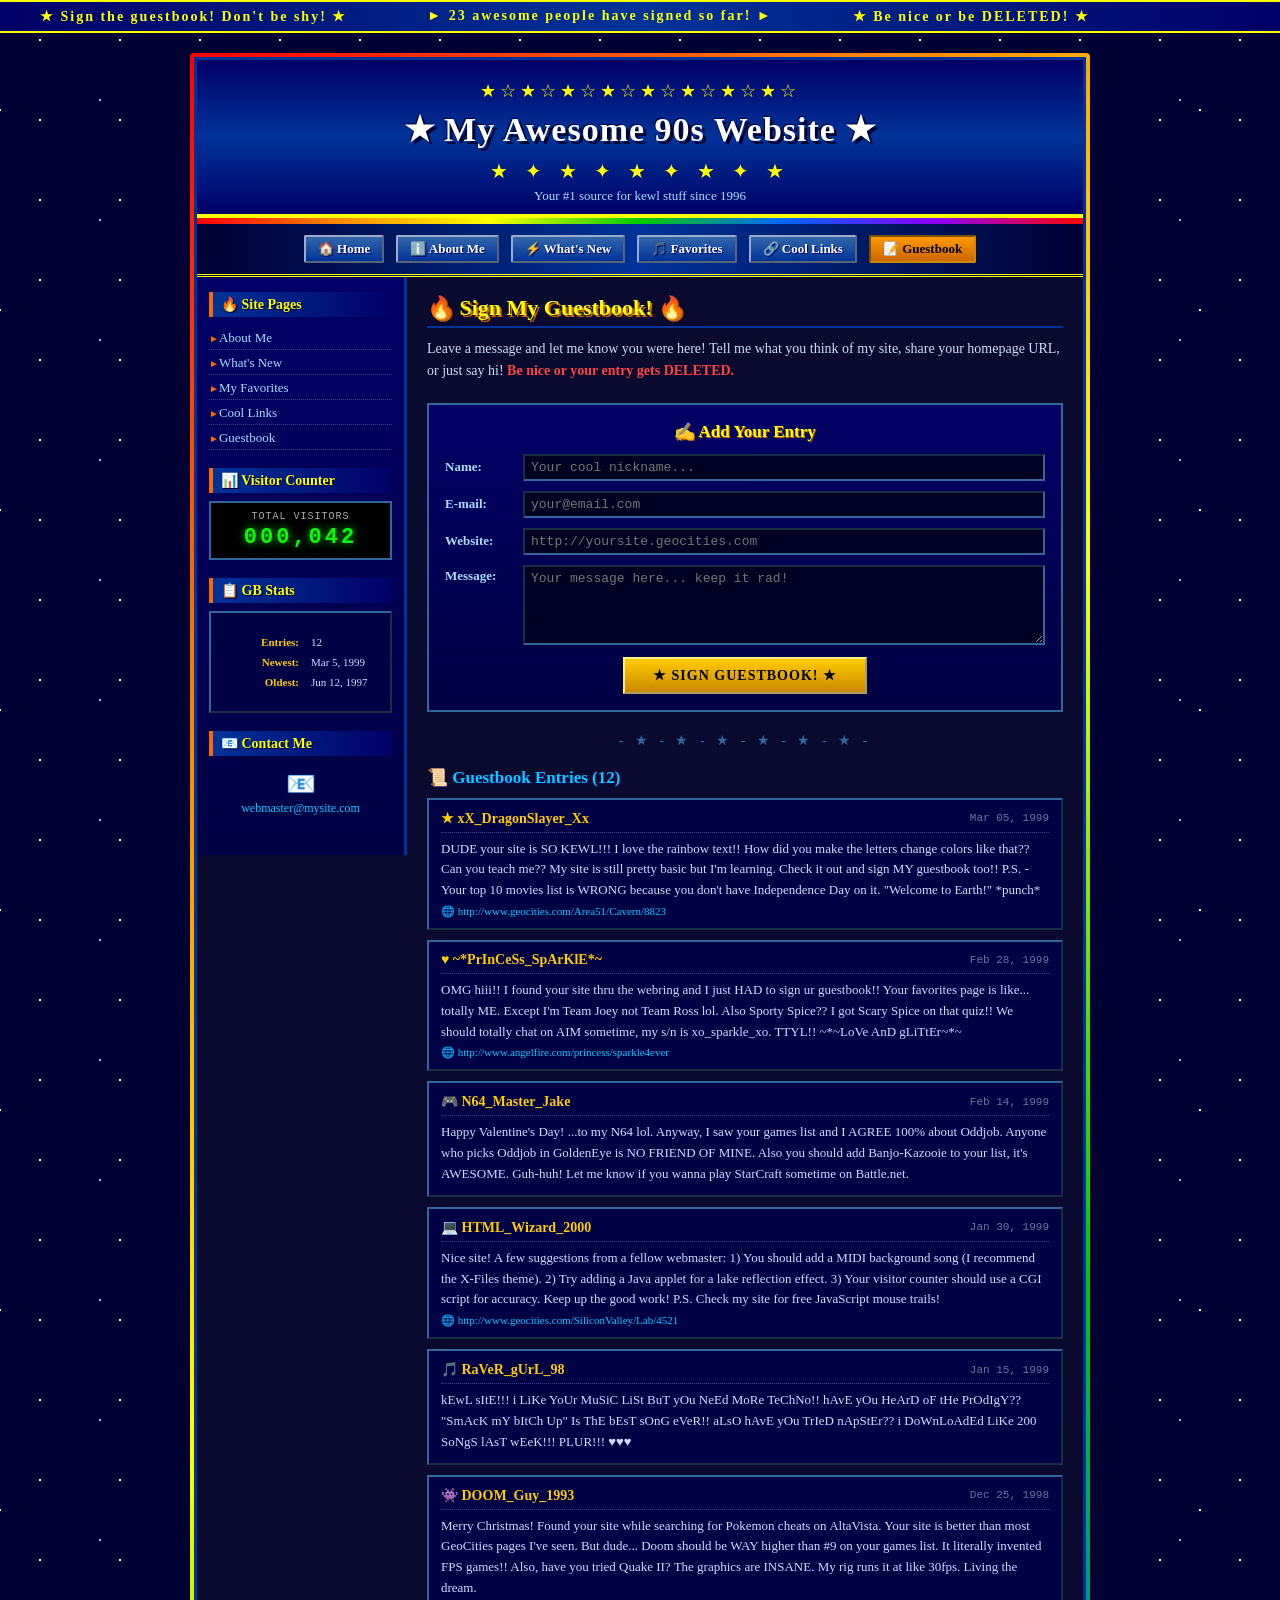
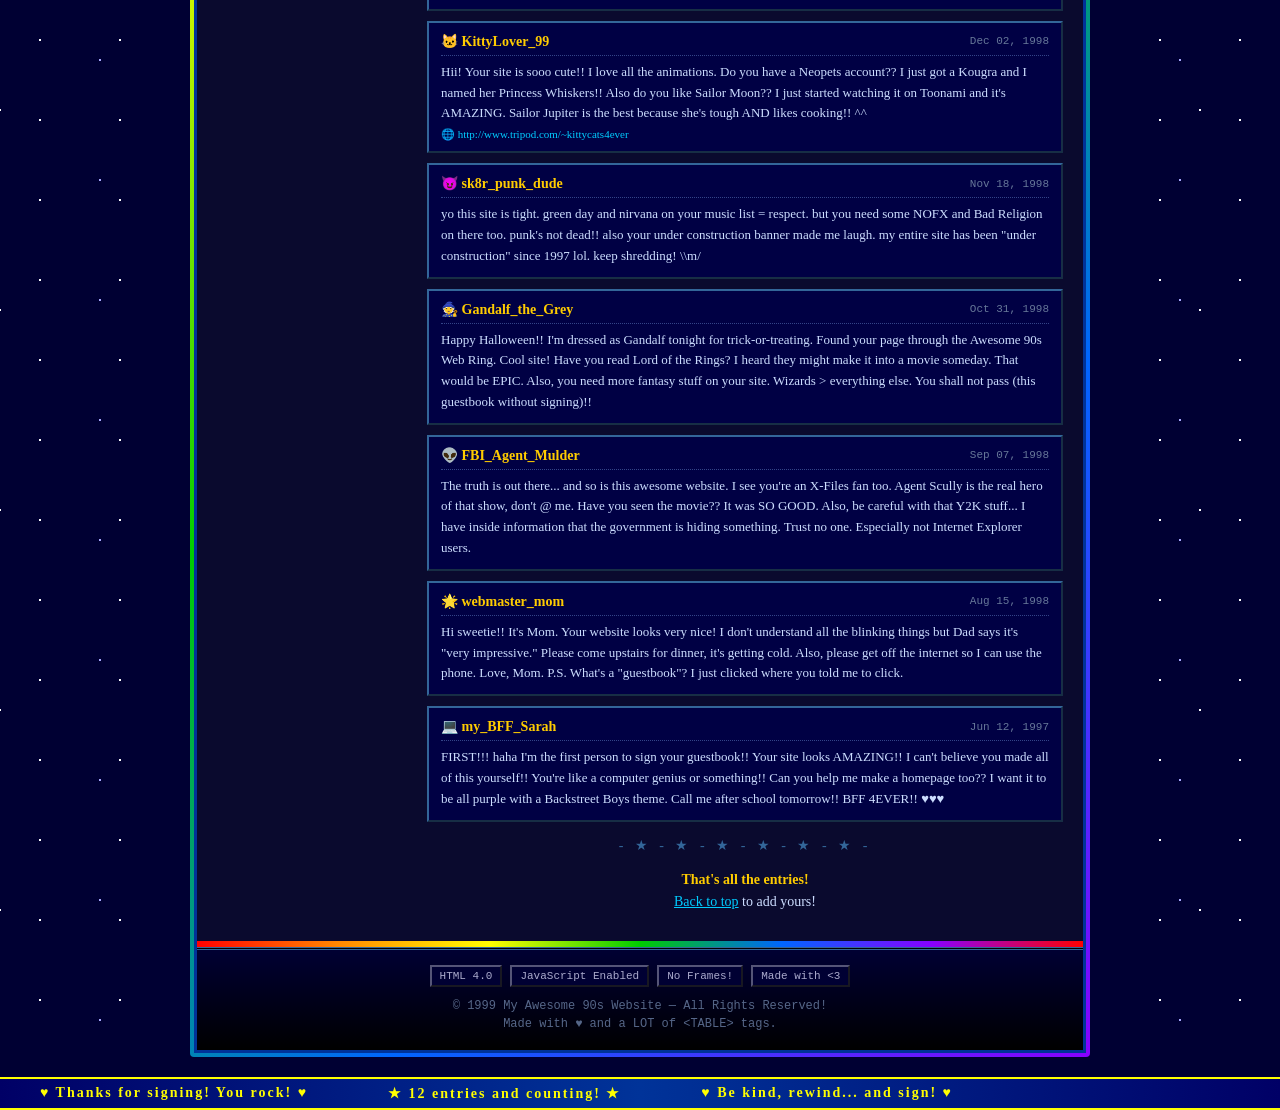
<file: guestbook.html>
<!DOCTYPE html>
<html lang="en">
<head>
    <meta charset="UTF-8">
    <meta name="viewport" content="width=device-width, initial-scale=1.0">
    <title>&#x2605; Guestbook! - My Awesome 90s Website &#x2605;</title>
    <link rel="stylesheet" href="style.css">
</head>
<body>

    <div class="ticker-wrap">
        <div class="ticker-track">
            <span>&#x2605; Sign the guestbook! Don't be shy! &#x2605;</span>
            <span>&#x25BA; 23 awesome people have signed so far! &#x25BA;</span>
            <span>&#x2605; Be nice or be DELETED! &#x2605;</span>
        </div>
    </div>

    <div class="outer-wrapper">
        <div class="container">

            <div class="header">
                <h1><a href="index.html">&#x2605; My Awesome 90s Website &#x2605;</a></h1>
                <div class="star-row">&#x2605; &#x2726; &#x2605; &#x2726; &#x2605; &#x2726; &#x2605; &#x2726; &#x2605;</div>
                <p class="header-sub">Your #1 source for kewl stuff since 1996</p>
            </div>

            <div class="rainbow-bar"></div>

            <nav class="nav" aria-label="Main navigation">
                <a href="index.html">&#x1F3E0; Home</a>
                <a href="about.html">&#x2139;&#xFE0F; About Me</a>
                <a href="whats-new.html">&#x26A1; What's New</a>
                <a href="favorites.html">&#x1F3B5; Favorites</a>
                <a href="links.html">&#x1F517; Cool Links</a>
                <a href="guestbook.html" class="active">&#x1F4DD; Guestbook</a>
            </nav>

            <div class="content-area">

                <aside class="sidebar">
                    <div class="sidebar-section">
                        <h3>&#x1F525; Site Pages</h3>
                        <ul>
                            <li><a href="about.html">About Me</a></li>
                            <li><a href="whats-new.html">What's New</a></li>
                            <li><a href="favorites.html">My Favorites</a></li>
                            <li><a href="links.html">Cool Links</a></li>
                            <li><a href="guestbook.html">Guestbook</a></li>
                        </ul>
                    </div>
                    <div class="sidebar-section">
                        <h3>&#x1F4CA; Visitor Counter</h3>
                        <div class="counter-box">
                            <span class="counter-label">Total Visitors</span>
                            <div class="counter-digits">000,042</div>
                        </div>
                    </div>
                    <div class="sidebar-section">
                        <h3>&#x1F4CB; GB Stats</h3>
                        <div class="info-card" style="margin:0; padding:8px;">
                            <dl class="info-grid" style="grid-template-columns: 80px 1fr;">
                                <dt style="font-size:11px;">Entries:</dt>
                                <dd style="font-size:11px;">12</dd>
                                <dt style="font-size:11px;">Newest:</dt>
                                <dd style="font-size:11px;">Mar 5, 1999</dd>
                                <dt style="font-size:11px;">Oldest:</dt>
                                <dd style="font-size:11px;">Jun 12, 1997</dd>
                            </dl>
                        </div>
                    </div>
                    <div class="sidebar-section">
                        <h3>&#x1F4E7; Contact Me</h3>
                        <div style="text-align:center; padding: 6px 0;">
                            <span style="font-size:24px; animation: spin 3s linear infinite; display:inline-block;">&#x1F4E7;</span><br>
                            <a href="mailto:webmaster@mysite.com" style="color:#00ccff; font-size:12px;">webmaster@mysite.com</a>
                        </div>
                    </div>
                </aside>

                <main class="main-content">

                    <h2><span class="flame">&#x1F525;</span> Sign My Guestbook! <span class="flame">&#x1F525;</span></h2>

                    <p>
                        Leave a message and let me know you were here! Tell me what you think
                        of my site, share your homepage URL, or just say hi!
                        <span class="highlight-red">Be nice or your entry gets DELETED.</span>
                    </p>

                    <!-- SIGN FORM -->
                    <div class="guestbook">
                        <h3>&#x270D;&#xFE0F; Add Your Entry</h3>
                        <form action="#" method="post" onsubmit="return false;">
                            <div class="form-row">
                                <label for="gb-name">Name:</label>
                                <input type="text" id="gb-name" name="name" placeholder="Your cool nickname...">
                            </div>
                            <div class="form-row">
                                <label for="gb-email">E-mail:</label>
                                <input type="email" id="gb-email" name="email" placeholder="your@email.com">
                            </div>
                            <div class="form-row">
                                <label for="gb-url">Website:</label>
                                <input type="text" id="gb-url" name="url" placeholder="http://yoursite.geocities.com">
                            </div>
                            <div class="textarea-row">
                                <label for="gb-msg" style="padding-top:3px;">Message:</label>
                                <textarea id="gb-msg" name="message" placeholder="Your message here... keep it rad!"></textarea>
                            </div>
                            <button type="submit" class="btn-submit">&#x2605; Sign Guestbook! &#x2605;</button>
                        </form>
                    </div>

                    <div class="divider">- &#x2605; - &#x2605; - &#x2605; - &#x2605; - &#x2605; - &#x2605; -</div>

                    <h3>&#x1F4DC; Guestbook Entries (12)</h3>

                    <!-- ENTRY 12 -->
                    <div class="gb-entry">
                        <div class="gb-header">
                            <span class="gb-name">&#x2605; xX_DragonSlayer_Xx</span>
                            <span class="gb-date">Mar 05, 1999</span>
                        </div>
                        <p class="gb-msg">DUDE your site is SO KEWL!!! I love the rainbow text!! How did you make the letters change colors like that?? Can you teach me?? My site is still pretty basic but I'm learning. Check it out and sign MY guestbook too!! P.S. - Your top 10 movies list is WRONG because you don't have Independence Day on it. "Welcome to Earth!" *punch*</p>
                        <div class="gb-url">&#x1F310; <a href="#">http://www.geocities.com/Area51/Cavern/8823</a></div>
                    </div>

                    <!-- ENTRY 11 -->
                    <div class="gb-entry">
                        <div class="gb-header">
                            <span class="gb-name">&#x2665; ~*PrInCeSs_SpArKlE*~</span>
                            <span class="gb-date">Feb 28, 1999</span>
                        </div>
                        <p class="gb-msg">OMG hiii!! I found your site thru the webring and I just HAD to sign ur guestbook!! Your favorites page is like... totally ME. Except I'm Team Joey not Team Ross lol. Also Sporty Spice?? I got Scary Spice on that quiz!! We should totally chat on AIM sometime, my s/n is xo_sparkle_xo. TTYL!! ~*~LoVe AnD gLiTtEr~*~</p>
                        <div class="gb-url">&#x1F310; <a href="#">http://www.angelfire.com/princess/sparkle4ever</a></div>
                    </div>

                    <!-- ENTRY 10 -->
                    <div class="gb-entry">
                        <div class="gb-header">
                            <span class="gb-name">&#x1F3AE; N64_Master_Jake</span>
                            <span class="gb-date">Feb 14, 1999</span>
                        </div>
                        <p class="gb-msg">Happy Valentine's Day! ...to my N64 lol. Anyway, I saw your games list and I AGREE 100% about Oddjob. Anyone who picks Oddjob in GoldenEye is NO FRIEND OF MINE. Also you should add Banjo-Kazooie to your list, it's AWESOME. Guh-huh! Let me know if you wanna play StarCraft sometime on Battle.net.</p>
                    </div>

                    <!-- ENTRY 9 -->
                    <div class="gb-entry">
                        <div class="gb-header">
                            <span class="gb-name">&#x1F4BB; HTML_Wizard_2000</span>
                            <span class="gb-date">Jan 30, 1999</span>
                        </div>
                        <p class="gb-msg">Nice site! A few suggestions from a fellow webmaster: 1) You should add a MIDI background song (I recommend the X-Files theme). 2) Try adding a Java applet for a lake reflection effect. 3) Your visitor counter should use a CGI script for accuracy. Keep up the good work! P.S. Check my site for free JavaScript mouse trails!</p>
                        <div class="gb-url">&#x1F310; <a href="#">http://www.geocities.com/SiliconValley/Lab/4521</a></div>
                    </div>

                    <!-- ENTRY 8 -->
                    <div class="gb-entry">
                        <div class="gb-header">
                            <span class="gb-name">&#x1F3B5; RaVeR_gUrL_98</span>
                            <span class="gb-date">Jan 15, 1999</span>
                        </div>
                        <p class="gb-msg">kEwL sItE!!! i LiKe YoUr MuSiC LiSt BuT yOu NeEd MoRe TeChNo!! hAvE yOu HeArD oF tHe PrOdIgY?? "SmAcK mY bItCh Up" Is ThE bEsT sOnG eVeR!! aLsO hAvE yOu TrIeD nApStEr?? i DoWnLoAdEd LiKe 200 SoNgS lAsT wEeK!!! PLUR!!! &#x2665;&#x2665;&#x2665;</p>
                    </div>

                    <!-- ENTRY 7 -->
                    <div class="gb-entry">
                        <div class="gb-header">
                            <span class="gb-name">&#x1F47E; DOOM_Guy_1993</span>
                            <span class="gb-date">Dec 25, 1998</span>
                        </div>
                        <p class="gb-msg">Merry Christmas! Found your site while searching for Pokemon cheats on AltaVista. Your site is better than most GeoCities pages I've seen. But dude... Doom should be WAY higher than #9 on your games list. It literally invented FPS games!! Also, have you tried Quake II? The graphics are INSANE. My rig runs it at like 30fps. Living the dream.</p>
                    </div>

                    <!-- ENTRY 6 -->
                    <div class="gb-entry">
                        <div class="gb-header">
                            <span class="gb-name">&#x1F431; KittyLover_99</span>
                            <span class="gb-date">Dec 02, 1998</span>
                        </div>
                        <p class="gb-msg">Hii! Your site is sooo cute!! I love all the animations. Do you have a Neopets account?? I just got a Kougra and I named her Princess Whiskers!! Also do you like Sailor Moon?? I just started watching it on Toonami and it's AMAZING. Sailor Jupiter is the best because she's tough AND likes cooking!! ^^</p>
                        <div class="gb-url">&#x1F310; <a href="#">http://www.tripod.com/~kittycats4ever</a></div>
                    </div>

                    <!-- ENTRY 5 -->
                    <div class="gb-entry">
                        <div class="gb-header">
                            <span class="gb-name">&#x1F608; sk8r_punk_dude</span>
                            <span class="gb-date">Nov 18, 1998</span>
                        </div>
                        <p class="gb-msg">yo this site is tight. green day and nirvana on your music list = respect. but you need some NOFX and Bad Religion on there too. punk's not dead!! also your under construction banner made me laugh. my entire site has been "under construction" since 1997 lol. keep shredding! \\m/</p>
                    </div>

                    <!-- ENTRY 4 -->
                    <div class="gb-entry">
                        <div class="gb-header">
                            <span class="gb-name">&#x1F9D9; Gandalf_the_Grey</span>
                            <span class="gb-date">Oct 31, 1998</span>
                        </div>
                        <p class="gb-msg">Happy Halloween!! I'm dressed as Gandalf tonight for trick-or-treating. Found your page through the Awesome 90s Web Ring. Cool site! Have you read Lord of the Rings? I heard they might make it into a movie someday. That would be EPIC. Also, you need more fantasy stuff on your site. Wizards > everything else. You shall not pass (this guestbook without signing)!!</p>
                    </div>

                    <!-- ENTRY 3 -->
                    <div class="gb-entry">
                        <div class="gb-header">
                            <span class="gb-name">&#x1F47D; FBI_Agent_Mulder</span>
                            <span class="gb-date">Sep 07, 1998</span>
                        </div>
                        <p class="gb-msg">The truth is out there... and so is this awesome website. I see you're an X-Files fan too. Agent Scully is the real hero of that show, don't @ me. Have you seen the movie?? It was SO GOOD. Also, be careful with that Y2K stuff... I have inside information that the government is hiding something. Trust no one. Especially not Internet Explorer users.</p>
                    </div>

                    <!-- ENTRY 2 -->
                    <div class="gb-entry">
                        <div class="gb-header">
                            <span class="gb-name">&#x1F31F; webmaster_mom</span>
                            <span class="gb-date">Aug 15, 1998</span>
                        </div>
                        <p class="gb-msg">Hi sweetie!! It's Mom. Your website looks very nice! I don't understand all the blinking things but Dad says it's "very impressive." Please come upstairs for dinner, it's getting cold. Also, please get off the internet so I can use the phone. Love, Mom. P.S. What's a "guestbook"? I just clicked where you told me to click.</p>
                    </div>

                    <!-- ENTRY 1 -->
                    <div class="gb-entry">
                        <div class="gb-header">
                            <span class="gb-name">&#x1F4BB; my_BFF_Sarah</span>
                            <span class="gb-date">Jun 12, 1997</span>
                        </div>
                        <p class="gb-msg">FIRST!!! haha I'm the first person to sign your guestbook!! Your site looks AMAZING!! I can't believe you made all of this yourself!! You're like a computer genius or something!! Can you help me make a homepage too?? I want it to be all purple with a Backstreet Boys theme. Call me after school tomorrow!! BFF 4EVER!! &#x2665;&#x2665;&#x2665;</p>
                    </div>

                    <div class="divider">- &#x2605; - &#x2605; - &#x2605; - &#x2605; - &#x2605; - &#x2605; -</div>

                    <p style="text-align:center;">
                        <span class="highlight-gold">That's all the entries!</span><br>
                        <a href="#" onclick="window.scrollTo(0,0); return false;" style="color:#00ccff;">Back to top</a> to add yours!
                    </p>

                </main>
            </div>

            <div class="rainbow-bar"></div>

            <footer class="footer">
                <div class="footer-badges">
                    <span class="footer-badge">HTML 4.0</span>
                    <span class="footer-badge">JavaScript Enabled</span>
                    <span class="footer-badge">No Frames!</span>
                    <span class="footer-badge">Made with &lt;3</span>
                </div>
                <p>&copy; 1999 My Awesome 90s Website &mdash; All Rights Reserved!</p>
                <p>Made with &#x2665; and a LOT of &lt;TABLE&gt; tags.</p>
            </footer>

        </div>
    </div>

    <div class="ticker-wrap" style="margin-top:4px;">
        <div class="ticker-track">
            <span>&#x2665; Thanks for signing! You rock! &#x2665;</span>
            <span>&#x2605; 12 entries and counting! &#x2605;</span>
            <span>&#x2665; Be kind, rewind... and sign! &#x2665;</span>
        </div>
    </div>

</body>
</html>
</file>
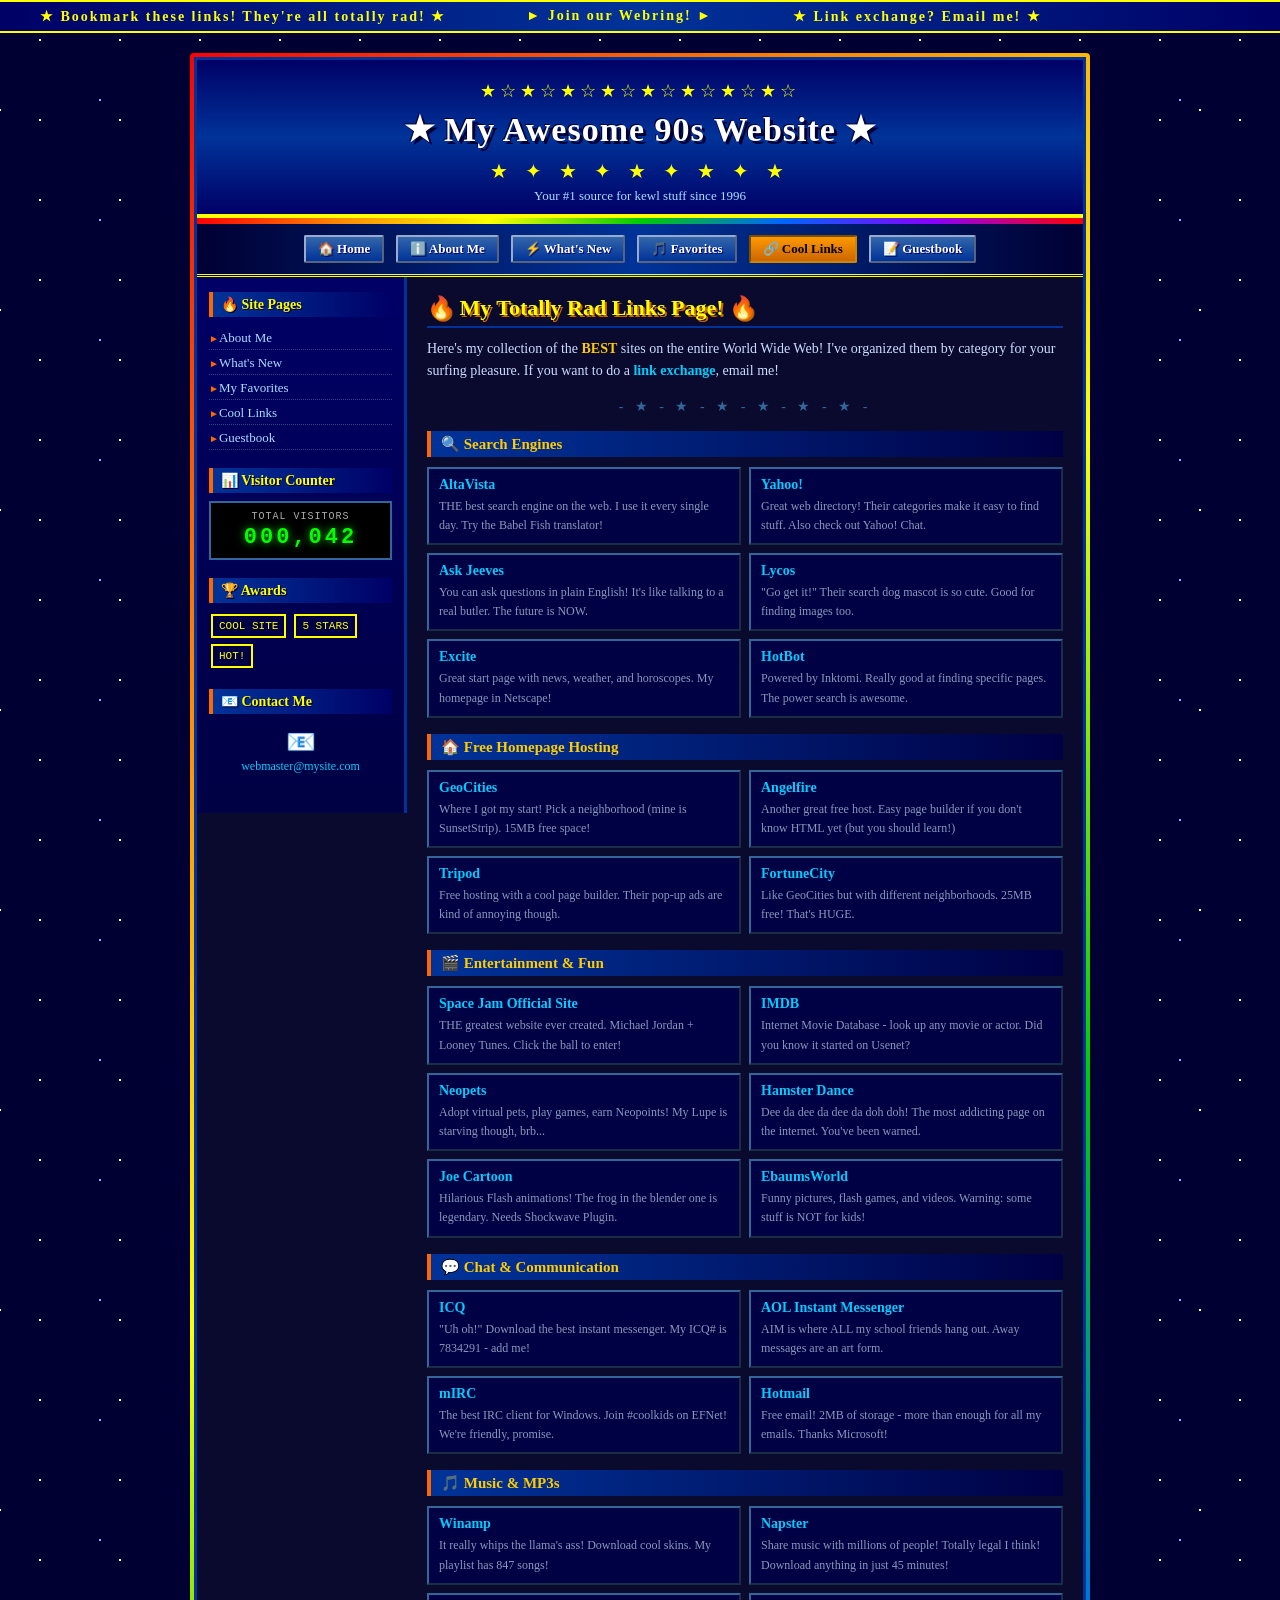
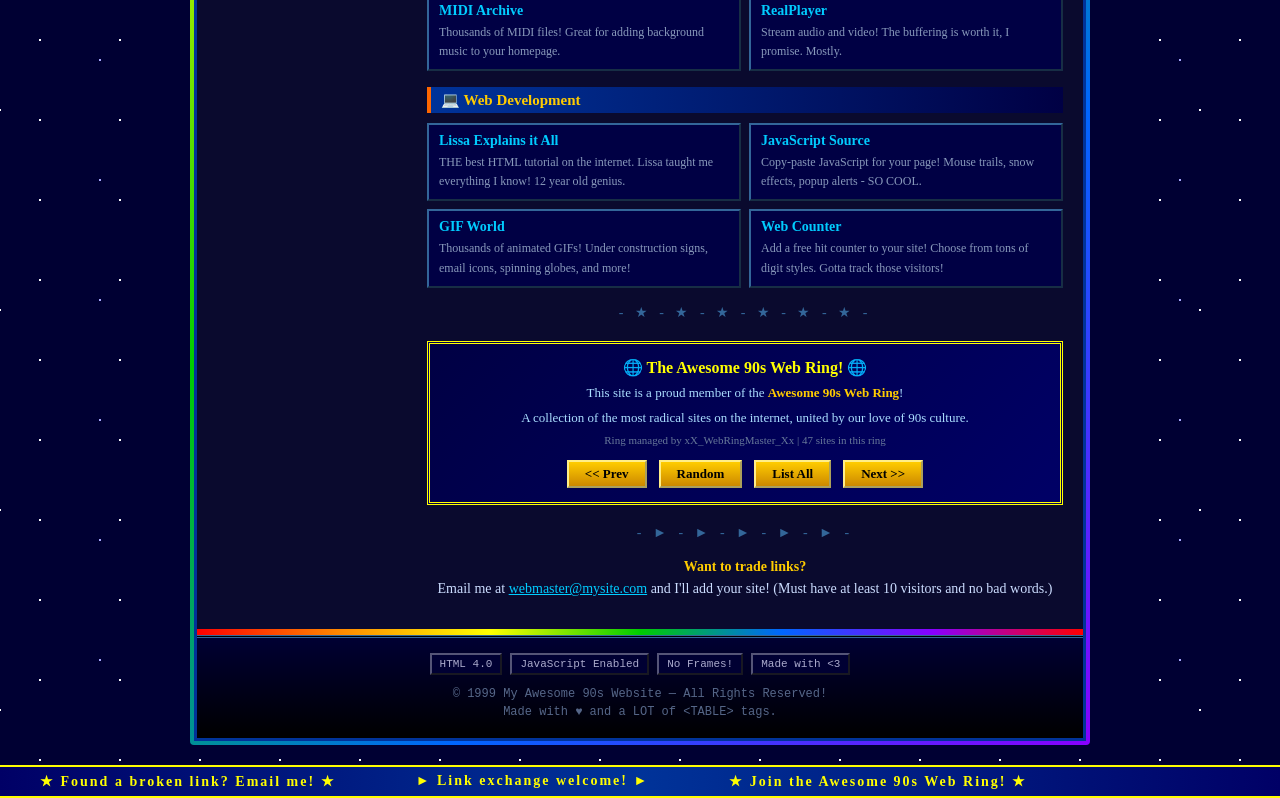
<file: links.html>
<!DOCTYPE html>
<html lang="en">
<head>
    <meta charset="UTF-8">
    <meta name="viewport" content="width=device-width, initial-scale=1.0">
    <title>&#x2605; Cool Links! - My Awesome 90s Website &#x2605;</title>
    <link rel="stylesheet" href="style.css">
</head>
<body>

    <div class="ticker-wrap">
        <div class="ticker-track">
            <span>&#x2605; Bookmark these links! They're all totally rad! &#x2605;</span>
            <span>&#x25BA; Join our Webring! &#x25BA;</span>
            <span>&#x2605; Link exchange? Email me! &#x2605;</span>
        </div>
    </div>

    <div class="outer-wrapper">
        <div class="container">

            <div class="header">
                <h1><a href="index.html">&#x2605; My Awesome 90s Website &#x2605;</a></h1>
                <div class="star-row">&#x2605; &#x2726; &#x2605; &#x2726; &#x2605; &#x2726; &#x2605; &#x2726; &#x2605;</div>
                <p class="header-sub">Your #1 source for kewl stuff since 1996</p>
            </div>

            <div class="rainbow-bar"></div>

            <nav class="nav" aria-label="Main navigation">
                <a href="index.html">&#x1F3E0; Home</a>
                <a href="about.html">&#x2139;&#xFE0F; About Me</a>
                <a href="whats-new.html">&#x26A1; What's New</a>
                <a href="favorites.html">&#x1F3B5; Favorites</a>
                <a href="links.html" class="active">&#x1F517; Cool Links</a>
                <a href="guestbook.html">&#x1F4DD; Guestbook</a>
            </nav>

            <div class="content-area">

                <aside class="sidebar">
                    <div class="sidebar-section">
                        <h3>&#x1F525; Site Pages</h3>
                        <ul>
                            <li><a href="about.html">About Me</a></li>
                            <li><a href="whats-new.html">What's New</a></li>
                            <li><a href="favorites.html">My Favorites</a></li>
                            <li><a href="links.html">Cool Links</a></li>
                            <li><a href="guestbook.html">Guestbook</a></li>
                        </ul>
                    </div>
                    <div class="sidebar-section">
                        <h3>&#x1F4CA; Visitor Counter</h3>
                        <div class="counter-box">
                            <span class="counter-label">Total Visitors</span>
                            <div class="counter-digits">000,042</div>
                        </div>
                    </div>
                    <div class="sidebar-section">
                        <h3>&#x1F3C6; Awards</h3>
                        <div>
                            <span class="badge">COOL SITE</span>
                            <span class="badge">5 STARS</span>
                            <span class="badge">HOT!</span>
                        </div>
                    </div>
                    <div class="sidebar-section">
                        <h3>&#x1F4E7; Contact Me</h3>
                        <div style="text-align:center; padding: 6px 0;">
                            <span style="font-size:24px; animation: spin 3s linear infinite; display:inline-block;">&#x1F4E7;</span><br>
                            <a href="mailto:webmaster@mysite.com" style="color:#00ccff; font-size:12px;">webmaster@mysite.com</a>
                        </div>
                    </div>
                </aside>

                <main class="main-content">

                    <h2><span class="flame">&#x1F525;</span> My Totally Rad Links Page! <span class="flame">&#x1F525;</span></h2>

                    <p>
                        Here's my collection of the <span class="highlight-gold">BEST</span> sites on
                        the entire World Wide Web! I've organized them by category for your surfing pleasure.
                        If you want to do a <span class="highlight-blue">link exchange</span>, email me!
                    </p>

                    <div class="divider">- &#x2605; - &#x2605; - &#x2605; - &#x2605; - &#x2605; - &#x2605; -</div>

                    <!-- SEARCH ENGINES -->
                    <div class="link-category">
                        <h4>&#x1F50D; Search Engines</h4>
                        <div class="links-grid">
                            <div class="link-card">
                                <a href="#">AltaVista</a>
                                <p>THE best search engine on the web. I use it every single day. Try the Babel Fish translator!</p>
                            </div>
                            <div class="link-card">
                                <a href="#">Yahoo!</a>
                                <p>Great web directory! Their categories make it easy to find stuff. Also check out Yahoo! Chat.</p>
                            </div>
                            <div class="link-card">
                                <a href="#">Ask Jeeves</a>
                                <p>You can ask questions in plain English! It's like talking to a real butler. The future is NOW.</p>
                            </div>
                            <div class="link-card">
                                <a href="#">Lycos</a>
                                <p>"Go get it!" Their search dog mascot is so cute. Good for finding images too.</p>
                            </div>
                            <div class="link-card">
                                <a href="#">Excite</a>
                                <p>Great start page with news, weather, and horoscopes. My homepage in Netscape!</p>
                            </div>
                            <div class="link-card">
                                <a href="#">HotBot</a>
                                <p>Powered by Inktomi. Really good at finding specific pages. The power search is awesome.</p>
                            </div>
                        </div>
                    </div>

                    <!-- FREE HOMEPAGES -->
                    <div class="link-category">
                        <h4>&#x1F3E0; Free Homepage Hosting</h4>
                        <div class="links-grid">
                            <div class="link-card">
                                <a href="#">GeoCities</a>
                                <p>Where I got my start! Pick a neighborhood (mine is SunsetStrip). 15MB free space!</p>
                            </div>
                            <div class="link-card">
                                <a href="#">Angelfire</a>
                                <p>Another great free host. Easy page builder if you don't know HTML yet (but you should learn!)</p>
                            </div>
                            <div class="link-card">
                                <a href="#">Tripod</a>
                                <p>Free hosting with a cool page builder. Their pop-up ads are kind of annoying though.</p>
                            </div>
                            <div class="link-card">
                                <a href="#">FortuneCity</a>
                                <p>Like GeoCities but with different neighborhoods. 25MB free! That's HUGE.</p>
                            </div>
                        </div>
                    </div>

                    <!-- ENTERTAINMENT -->
                    <div class="link-category">
                        <h4>&#x1F3AC; Entertainment &amp; Fun</h4>
                        <div class="links-grid">
                            <div class="link-card">
                                <a href="#">Space Jam Official Site</a>
                                <p>THE greatest website ever created. Michael Jordan + Looney Tunes. Click the ball to enter!</p>
                            </div>
                            <div class="link-card">
                                <a href="#">IMDB</a>
                                <p>Internet Movie Database - look up any movie or actor. Did you know it started on Usenet?</p>
                            </div>
                            <div class="link-card">
                                <a href="#">Neopets</a>
                                <p>Adopt virtual pets, play games, earn Neopoints! My Lupe is starving though, brb...</p>
                            </div>
                            <div class="link-card">
                                <a href="#">Hamster Dance</a>
                                <p>Dee da dee da dee da doh doh! The most addicting page on the internet. You've been warned.</p>
                            </div>
                            <div class="link-card">
                                <a href="#">Joe Cartoon</a>
                                <p>Hilarious Flash animations! The frog in the blender one is legendary. Needs Shockwave Plugin.</p>
                            </div>
                            <div class="link-card">
                                <a href="#">EbaumsWorld</a>
                                <p>Funny pictures, flash games, and videos. Warning: some stuff is NOT for kids!</p>
                            </div>
                        </div>
                    </div>

                    <!-- CHAT & COMMUNICATION -->
                    <div class="link-category">
                        <h4>&#x1F4AC; Chat &amp; Communication</h4>
                        <div class="links-grid">
                            <div class="link-card">
                                <a href="#">ICQ</a>
                                <p>"Uh oh!" Download the best instant messenger. My ICQ# is 7834291 - add me!</p>
                            </div>
                            <div class="link-card">
                                <a href="#">AOL Instant Messenger</a>
                                <p>AIM is where ALL my school friends hang out. Away messages are an art form.</p>
                            </div>
                            <div class="link-card">
                                <a href="#">mIRC</a>
                                <p>The best IRC client for Windows. Join #coolkids on EFNet! We're friendly, promise.</p>
                            </div>
                            <div class="link-card">
                                <a href="#">Hotmail</a>
                                <p>Free email! 2MB of storage - more than enough for all my emails. Thanks Microsoft!</p>
                            </div>
                        </div>
                    </div>

                    <!-- MUSIC -->
                    <div class="link-category">
                        <h4>&#x1F3B5; Music &amp; MP3s</h4>
                        <div class="links-grid">
                            <div class="link-card">
                                <a href="#">Winamp</a>
                                <p>It really whips the llama's ass! Download cool skins. My playlist has 847 songs!</p>
                            </div>
                            <div class="link-card">
                                <a href="#">Napster</a>
                                <p>Share music with millions of people! Totally legal I think! Download anything in just 45 minutes!</p>
                            </div>
                            <div class="link-card">
                                <a href="#">MIDI Archive</a>
                                <p>Thousands of MIDI files! Great for adding background music to your homepage.</p>
                            </div>
                            <div class="link-card">
                                <a href="#">RealPlayer</a>
                                <p>Stream audio and video! The buffering is worth it, I promise. Mostly.</p>
                            </div>
                        </div>
                    </div>

                    <!-- WEB DEV -->
                    <div class="link-category">
                        <h4>&#x1F4BB; Web Development</h4>
                        <div class="links-grid">
                            <div class="link-card">
                                <a href="#">Lissa Explains it All</a>
                                <p>THE best HTML tutorial on the internet. Lissa taught me everything I know! 12 year old genius.</p>
                            </div>
                            <div class="link-card">
                                <a href="#">JavaScript Source</a>
                                <p>Copy-paste JavaScript for your page! Mouse trails, snow effects, popup alerts - SO COOL.</p>
                            </div>
                            <div class="link-card">
                                <a href="#">GIF World</a>
                                <p>Thousands of animated GIFs! Under construction signs, email icons, spinning globes, and more!</p>
                            </div>
                            <div class="link-card">
                                <a href="#">Web Counter</a>
                                <p>Add a free hit counter to your site! Choose from tons of digit styles. Gotta track those visitors!</p>
                            </div>
                        </div>
                    </div>

                    <div class="divider">- &#x2605; - &#x2605; - &#x2605; - &#x2605; - &#x2605; - &#x2605; -</div>

                    <!-- WEBRING -->
                    <div class="webring-box">
                        <h4>&#x1F310; The Awesome 90s Web Ring! &#x1F310;</h4>
                        <p>This site is a proud member of the <span class="highlight-gold">Awesome 90s Web Ring</span>!</p>
                        <p>A collection of the most radical sites on the internet, united by our love of 90s culture.</p>
                        <p style="color:#667799; font-size:11px;">Ring managed by xX_WebRingMaster_Xx | 47 sites in this ring</p>
                        <div class="webring-nav">
                            <a href="#">&lt;&lt; Prev</a>
                            <a href="#">Random</a>
                            <a href="#">List All</a>
                            <a href="#">Next &gt;&gt;</a>
                        </div>
                    </div>

                    <div class="divider">-&nbsp;&#x25BA;&nbsp;-&nbsp;&#x25BA;&nbsp;-&nbsp;&#x25BA;&nbsp;-&nbsp;&#x25BA;&nbsp;-&nbsp;&#x25BA;&nbsp;-</div>

                    <p style="text-align:center;">
                        <span class="highlight-gold">Want to trade links?</span><br>
                        Email me at <a href="mailto:webmaster@mysite.com" style="color:#00ccff;">webmaster@mysite.com</a>
                        and I'll add your site! (Must have at least 10 visitors and no bad words.)
                    </p>

                </main>
            </div>

            <div class="rainbow-bar"></div>

            <footer class="footer">
                <div class="footer-badges">
                    <span class="footer-badge">HTML 4.0</span>
                    <span class="footer-badge">JavaScript Enabled</span>
                    <span class="footer-badge">No Frames!</span>
                    <span class="footer-badge">Made with &lt;3</span>
                </div>
                <p>&copy; 1999 My Awesome 90s Website &mdash; All Rights Reserved!</p>
                <p>Made with &#x2665; and a LOT of &lt;TABLE&gt; tags.</p>
            </footer>

        </div>
    </div>

    <div class="ticker-wrap" style="margin-top:4px;">
        <div class="ticker-track">
            <span>&#x2605; Found a broken link? Email me! &#x2605;</span>
            <span>&#x25BA; Link exchange welcome! &#x25BA;</span>
            <span>&#x2605; Join the Awesome 90s Web Ring! &#x2605;</span>
        </div>
    </div>

</body>
</html>
</file>
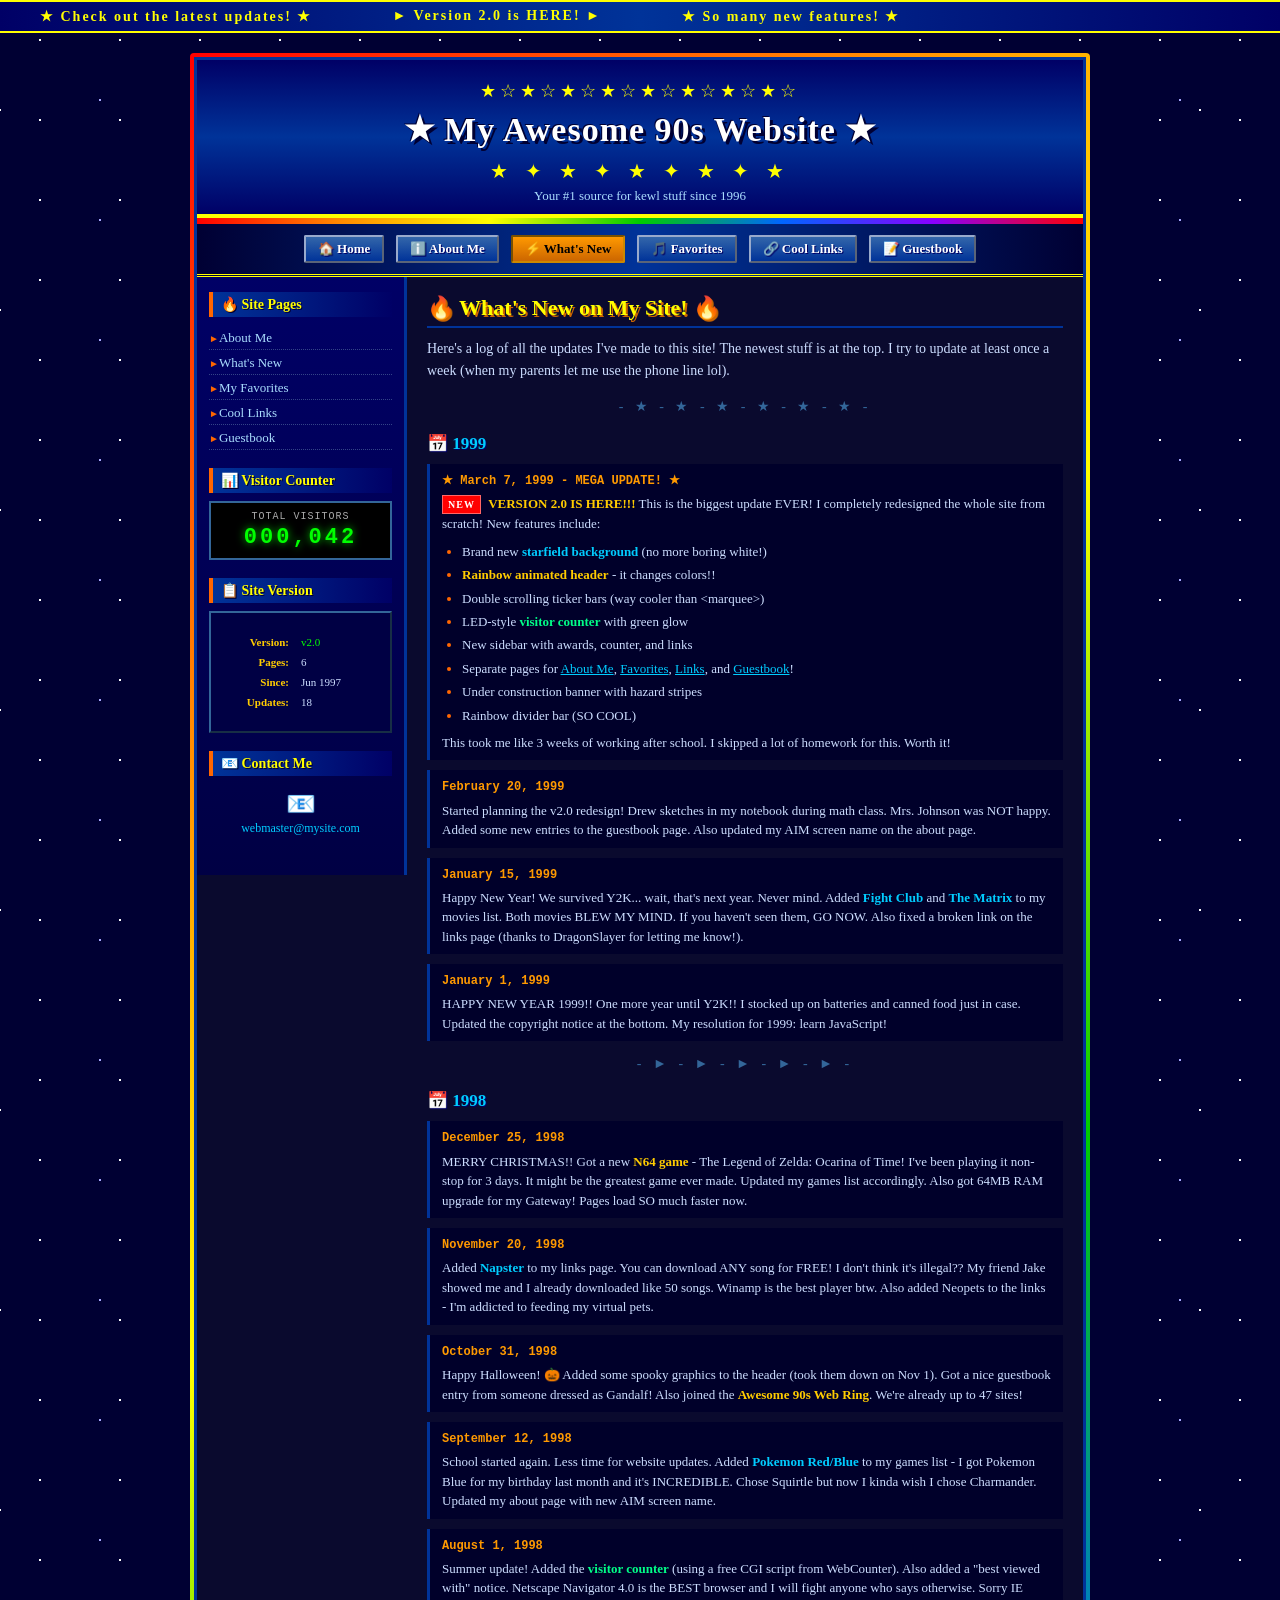
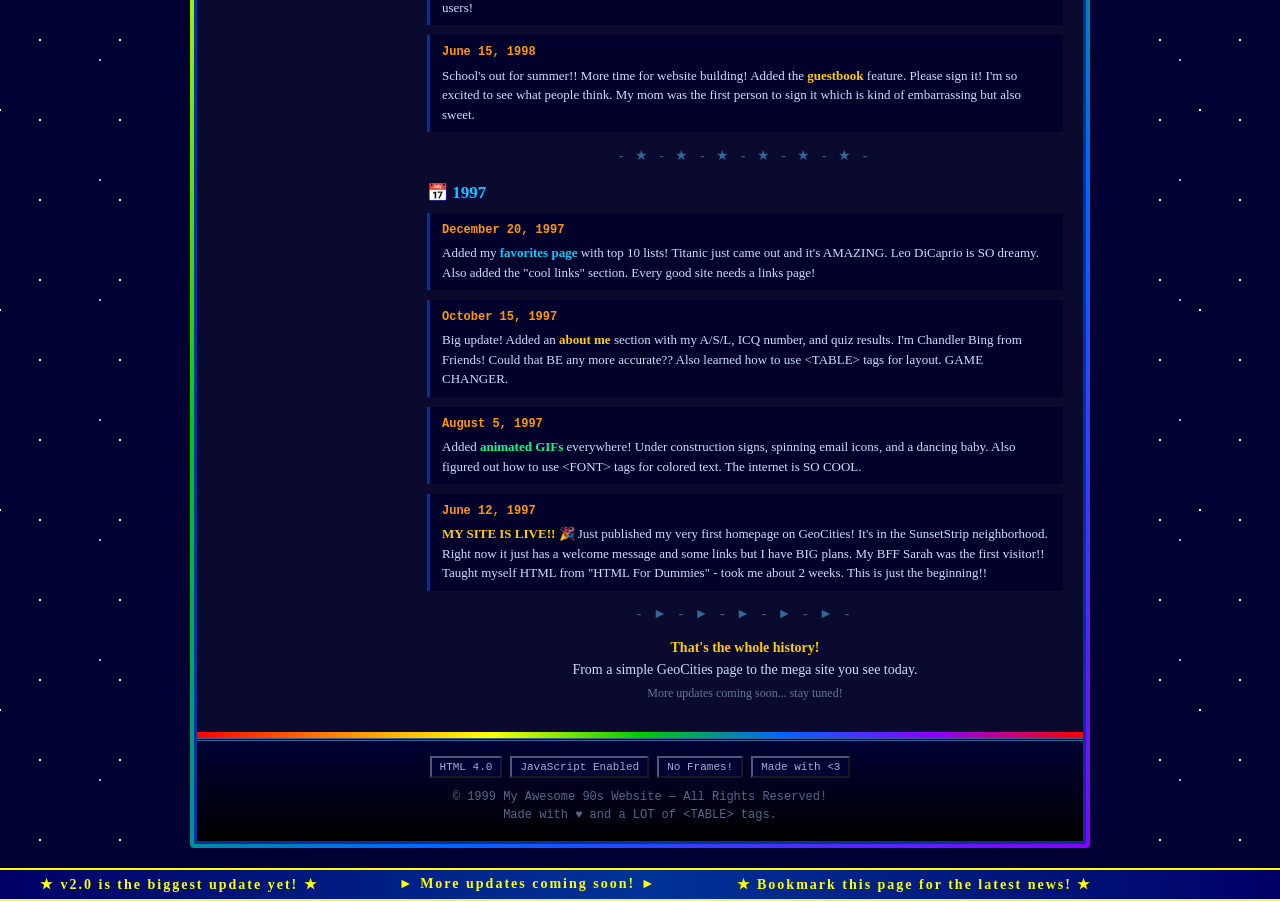
<file: whats-new.html>
<!DOCTYPE html>
<html lang="en">
<head>
    <meta charset="UTF-8">
    <meta name="viewport" content="width=device-width, initial-scale=1.0">
    <title>&#x2605; What's New! - My Awesome 90s Website &#x2605;</title>
    <link rel="stylesheet" href="style.css">
</head>
<body>

    <div class="ticker-wrap">
        <div class="ticker-track">
            <span>&#x2605; Check out the latest updates! &#x2605;</span>
            <span>&#x25BA; Version 2.0 is HERE! &#x25BA;</span>
            <span>&#x2605; So many new features! &#x2605;</span>
        </div>
    </div>

    <div class="outer-wrapper">
        <div class="container">

            <div class="header">
                <h1><a href="index.html">&#x2605; My Awesome 90s Website &#x2605;</a></h1>
                <div class="star-row">&#x2605; &#x2726; &#x2605; &#x2726; &#x2605; &#x2726; &#x2605; &#x2726; &#x2605;</div>
                <p class="header-sub">Your #1 source for kewl stuff since 1996</p>
            </div>

            <div class="rainbow-bar"></div>

            <nav class="nav" aria-label="Main navigation">
                <a href="index.html">&#x1F3E0; Home</a>
                <a href="about.html">&#x2139;&#xFE0F; About Me</a>
                <a href="whats-new.html" class="active">&#x26A1; What's New</a>
                <a href="favorites.html">&#x1F3B5; Favorites</a>
                <a href="links.html">&#x1F517; Cool Links</a>
                <a href="guestbook.html">&#x1F4DD; Guestbook</a>
            </nav>

            <div class="content-area">

                <aside class="sidebar">
                    <div class="sidebar-section">
                        <h3>&#x1F525; Site Pages</h3>
                        <ul>
                            <li><a href="about.html">About Me</a></li>
                            <li><a href="whats-new.html">What's New</a></li>
                            <li><a href="favorites.html">My Favorites</a></li>
                            <li><a href="links.html">Cool Links</a></li>
                            <li><a href="guestbook.html">Guestbook</a></li>
                        </ul>
                    </div>
                    <div class="sidebar-section">
                        <h3>&#x1F4CA; Visitor Counter</h3>
                        <div class="counter-box">
                            <span class="counter-label">Total Visitors</span>
                            <div class="counter-digits">000,042</div>
                        </div>
                    </div>
                    <div class="sidebar-section">
                        <h3>&#x1F4CB; Site Version</h3>
                        <div class="info-card" style="margin:0; padding:8px;">
                            <dl class="info-grid" style="grid-template-columns: 70px 1fr;">
                                <dt style="font-size:11px;">Version:</dt>
                                <dd style="font-size:11px; color:#00ff00;">v2.0</dd>
                                <dt style="font-size:11px;">Pages:</dt>
                                <dd style="font-size:11px;">6</dd>
                                <dt style="font-size:11px;">Since:</dt>
                                <dd style="font-size:11px;">Jun 1997</dd>
                                <dt style="font-size:11px;">Updates:</dt>
                                <dd style="font-size:11px;">18</dd>
                            </dl>
                        </div>
                    </div>
                    <div class="sidebar-section">
                        <h3>&#x1F4E7; Contact Me</h3>
                        <div style="text-align:center; padding: 6px 0;">
                            <span style="font-size:24px; animation: spin 3s linear infinite; display:inline-block;">&#x1F4E7;</span><br>
                            <a href="mailto:webmaster@mysite.com" style="color:#00ccff; font-size:12px;">webmaster@mysite.com</a>
                        </div>
                    </div>
                </aside>

                <main class="main-content">

                    <h2><span class="flame">&#x1F525;</span> What's New on My Site! <span class="flame">&#x1F525;</span></h2>

                    <p>
                        Here's a log of all the updates I've made to this site! The newest stuff is at the top.
                        I try to update at least once a week (when my parents let me use the phone line lol).
                    </p>

                    <div class="divider">- &#x2605; - &#x2605; - &#x2605; - &#x2605; - &#x2605; - &#x2605; -</div>

                    <h3>&#x1F4C5; 1999</h3>

                    <div class="update-entry">
                        <p class="update-date">&#x2605; March 7, 1999 - MEGA UPDATE! &#x2605;</p>
                        <p class="update-text">
                            <span class="new-badge">NEW</span>
                            <span class="highlight-gold">VERSION 2.0 IS HERE!!!</span> This is the biggest update EVER!
                            I completely redesigned the whole site from scratch! New features include:
                        </p>
                        <ul style="color:#ccddff; font-size:13px; margin:6px 0; padding-left:20px; line-height:1.8;">
                            <li>Brand new <span class="highlight-blue">starfield background</span> (no more boring white!)</li>
                            <li><span class="highlight-gold">Rainbow animated header</span> - it changes colors!!</li>
                            <li>Double scrolling ticker bars (way cooler than &lt;marquee&gt;)</li>
                            <li>LED-style <span class="highlight-green">visitor counter</span> with green glow</li>
                            <li>New sidebar with awards, counter, and links</li>
                            <li>Separate pages for <a href="about.html" style="color:#00ccff;">About Me</a>, <a href="favorites.html" style="color:#00ccff;">Favorites</a>, <a href="links.html" style="color:#00ccff;">Links</a>, and <a href="guestbook.html" style="color:#00ccff;">Guestbook</a>!</li>
                            <li>Under construction banner with hazard stripes</li>
                            <li>Rainbow divider bar (SO COOL)</li>
                        </ul>
                        <p class="update-text">This took me like 3 weeks of working after school. I skipped a lot of homework for this. Worth it!</p>
                    </div>

                    <div class="update-entry">
                        <p class="update-date">February 20, 1999</p>
                        <p class="update-text">Started planning the v2.0 redesign! Drew sketches in my notebook during math class. Mrs. Johnson was NOT happy. Added some new entries to the guestbook page. Also updated my AIM screen name on the about page.</p>
                    </div>

                    <div class="update-entry">
                        <p class="update-date">January 15, 1999</p>
                        <p class="update-text">Happy New Year! We survived Y2K... wait, that's next year. Never mind. Added <span class="highlight-blue">Fight Club</span> and <span class="highlight-blue">The Matrix</span> to my movies list. Both movies BLEW MY MIND. If you haven't seen them, GO NOW. Also fixed a broken link on the links page (thanks to DragonSlayer for letting me know!).</p>
                    </div>

                    <div class="update-entry">
                        <p class="update-date">January 1, 1999</p>
                        <p class="update-text">HAPPY NEW YEAR 1999!! One more year until Y2K!! I stocked up on batteries and canned food just in case. Updated the copyright notice at the bottom. My resolution for 1999: learn JavaScript!</p>
                    </div>

                    <div class="divider">-&nbsp;&#x25BA;&nbsp;-&nbsp;&#x25BA;&nbsp;-&nbsp;&#x25BA;&nbsp;-&nbsp;&#x25BA;&nbsp;-&nbsp;&#x25BA;&nbsp;-</div>

                    <h3>&#x1F4C5; 1998</h3>

                    <div class="update-entry">
                        <p class="update-date">December 25, 1998</p>
                        <p class="update-text">MERRY CHRISTMAS!! Got a new <span class="highlight-gold">N64 game</span> - The Legend of Zelda: Ocarina of Time! I've been playing it non-stop for 3 days. It might be the greatest game ever made. Updated my games list accordingly. Also got 64MB RAM upgrade for my Gateway! Pages load SO much faster now.</p>
                    </div>

                    <div class="update-entry">
                        <p class="update-date">November 20, 1998</p>
                        <p class="update-text">Added <span class="highlight-blue">Napster</span> to my links page. You can download ANY song for FREE! I don't think it's illegal?? My friend Jake showed me and I already downloaded like 50 songs. Winamp is the best player btw. Also added Neopets to the links - I'm addicted to feeding my virtual pets.</p>
                    </div>

                    <div class="update-entry">
                        <p class="update-date">October 31, 1998</p>
                        <p class="update-text">Happy Halloween! &#x1F383; Added some spooky graphics to the header (took them down on Nov 1). Got a nice guestbook entry from someone dressed as Gandalf! Also joined the <span class="highlight-gold">Awesome 90s Web Ring</span>. We're already up to 47 sites!</p>
                    </div>

                    <div class="update-entry">
                        <p class="update-date">September 12, 1998</p>
                        <p class="update-text">School started again. Less time for website updates. Added <span class="highlight-blue">Pokemon Red/Blue</span> to my games list - I got Pokemon Blue for my birthday last month and it's INCREDIBLE. Chose Squirtle but now I kinda wish I chose Charmander. Updated my about page with new AIM screen name.</p>
                    </div>

                    <div class="update-entry">
                        <p class="update-date">August 1, 1998</p>
                        <p class="update-text">Summer update! Added the <span class="highlight-green">visitor counter</span> (using a free CGI script from WebCounter). Also added a "best viewed with" notice. Netscape Navigator 4.0 is the BEST browser and I will fight anyone who says otherwise. Sorry IE users!</p>
                    </div>

                    <div class="update-entry">
                        <p class="update-date">June 15, 1998</p>
                        <p class="update-text">School's out for summer!! More time for website building! Added the <span class="highlight-gold">guestbook</span> feature. Please sign it! I'm so excited to see what people think. My mom was the first person to sign it which is kind of embarrassing but also sweet.</p>
                    </div>

                    <div class="divider">- &#x2605; - &#x2605; - &#x2605; - &#x2605; - &#x2605; - &#x2605; -</div>

                    <h3>&#x1F4C5; 1997</h3>

                    <div class="update-entry">
                        <p class="update-date">December 20, 1997</p>
                        <p class="update-text">Added my <span class="highlight-blue">favorites page</span> with top 10 lists! Titanic just came out and it's AMAZING. Leo DiCaprio is SO dreamy. Also added the "cool links" section. Every good site needs a links page!</p>
                    </div>

                    <div class="update-entry">
                        <p class="update-date">October 15, 1997</p>
                        <p class="update-text">Big update! Added an <span class="highlight-gold">about me</span> section with my A/S/L, ICQ number, and quiz results. I'm Chandler Bing from Friends! Could that BE any more accurate?? Also learned how to use &lt;TABLE&gt; tags for layout. GAME CHANGER.</p>
                    </div>

                    <div class="update-entry">
                        <p class="update-date">August 5, 1997</p>
                        <p class="update-text">Added <span class="highlight-green">animated GIFs</span> everywhere! Under construction signs, spinning email icons, and a dancing baby. Also figured out how to use &lt;FONT&gt; tags for colored text. The internet is SO COOL.</p>
                    </div>

                    <div class="update-entry">
                        <p class="update-date">June 12, 1997</p>
                        <p class="update-text"><span class="highlight-gold">MY SITE IS LIVE!!</span> &#x1F389; Just published my very first homepage on GeoCities! It's in the SunsetStrip neighborhood. Right now it just has a welcome message and some links but I have BIG plans. My BFF Sarah was the first visitor!! Taught myself HTML from "HTML For Dummies" - took me about 2 weeks. This is just the beginning!!</p>
                    </div>

                    <div class="divider">-&nbsp;&#x25BA;&nbsp;-&nbsp;&#x25BA;&nbsp;-&nbsp;&#x25BA;&nbsp;-&nbsp;&#x25BA;&nbsp;-&nbsp;&#x25BA;&nbsp;-</div>

                    <p style="text-align:center;">
                        <span class="highlight-gold">That's the whole history!</span><br>
                        From a simple GeoCities page to the mega site you see today.<br>
                        <span style="color:#667799; font-size:12px;">More updates coming soon... stay tuned!</span>
                    </p>

                </main>
            </div>

            <div class="rainbow-bar"></div>

            <footer class="footer">
                <div class="footer-badges">
                    <span class="footer-badge">HTML 4.0</span>
                    <span class="footer-badge">JavaScript Enabled</span>
                    <span class="footer-badge">No Frames!</span>
                    <span class="footer-badge">Made with &lt;3</span>
                </div>
                <p>&copy; 1999 My Awesome 90s Website &mdash; All Rights Reserved!</p>
                <p>Made with &#x2665; and a LOT of &lt;TABLE&gt; tags.</p>
            </footer>

        </div>
    </div>

    <div class="ticker-wrap" style="margin-top:4px;">
        <div class="ticker-track">
            <span>&#x2605; v2.0 is the biggest update yet! &#x2605;</span>
            <span>&#x25BA; More updates coming soon! &#x25BA;</span>
            <span>&#x2605; Bookmark this page for the latest news! &#x2605;</span>
        </div>
    </div>

</body>
</html>
</file>
<file: style.css>
/* =========================================
   90s MEGA SITE v2.0 - Now With More Kewl!
   Shared Stylesheet
   ========================================= */

@keyframes rainbow {
    0%   { color: #ff0000; }
    16%  { color: #ff8800; }
    33%  { color: #ffff00; }
    50%  { color: #00cc00; }
    66%  { color: #0066ff; }
    83%  { color: #8800ff; }
    100% { color: #ff0000; }
}

@keyframes blink {
    0%, 49% { opacity: 1; }
    50%, 100% { opacity: 0; }
}

@keyframes flicker {
    0%, 100% { opacity: 1; transform: scale(1); }
    50% { opacity: 0.7; transform: scale(1.1); }
}

@keyframes spin {
    from { transform: rotate(0deg); }
    to   { transform: rotate(360deg); }
}

@keyframes marquee-left {
    0%   { transform: translateX(100%); }
    100% { transform: translateX(-100%); }
}

@keyframes marquee-right {
    0%   { transform: translateX(-100%); }
    100% { transform: translateX(100%); }
}

@keyframes pulse-glow {
    0%, 100% { text-shadow: 0 0 5px #ffff00, 0 0 10px #ff6600; }
    50%       { text-shadow: 0 0 15px #ffff00, 0 0 30px #ff6600, 0 0 40px #ff0000; }
}

@keyframes bounce {
    0%, 100% { transform: translateY(0); }
    50%       { transform: translateY(-6px); }
}

* {
    box-sizing: border-box;
}

body {
    margin: 0;
    padding: 0;
    font-family: "Comic Sans MS", "Chalkboard SE", cursive;
    background-color: #000033;
    background-image:
        radial-gradient(circle, #ffffff 1px, transparent 1px),
        radial-gradient(circle, #aaaaff 1px, transparent 1px),
        radial-gradient(circle, #ffffff 1px, transparent 1px);
    background-size: 80px 80px, 120px 120px, 200px 200px;
    background-position: 0 0, 40px 40px, 100px 10px;
    color: #ffffff;
    min-height: 100vh;
}

/* ---- TICKER BARS ---- */
.ticker-wrap {
    background: linear-gradient(90deg, #000066, #003399, #000066);
    border-top: 2px solid #ffff00;
    border-bottom: 2px solid #ffff00;
    overflow: hidden;
    padding: 6px 0;
}

.ticker-track {
    display: flex;
    white-space: nowrap;
    animation: marquee-left 18s linear infinite;
    color: #ffff00;
    font-weight: bold;
    font-size: 14px;
    letter-spacing: 2px;
}

.ticker-track span {
    padding: 0 40px;
}

.ticker-wrap-right .ticker-track {
    animation: marquee-right 22s linear infinite;
    color: #00ffff;
}

/* ---- OUTER WRAPPER ---- */
.outer-wrapper {
    max-width: 900px;
    margin: 20px auto;
    padding: 4px;
    background: linear-gradient(135deg, #ff0000, #ff8800, #ffff00, #00cc00, #0066ff, #8800ff);
    border-radius: 4px;
}

.container {
    background: #0a0a2e;
    border: 3px solid #003399;
    padding: 0;
}

/* ---- HEADER ---- */
.header {
    background: linear-gradient(180deg, #000066 0%, #003399 50%, #000066 100%);
    border-bottom: 4px solid #ffff00;
    padding: 20px 15px 10px;
    text-align: center;
    position: relative;
    overflow: hidden;
}

.header::before {
    content: "\2605 \2606 \2605 \2606 \2605 \2606 \2605 \2606 \2605 \2606 \2605 \2606 \2605 \2606 \2605 \2606";
    display: block;
    color: #ffff00;
    font-size: 18px;
    letter-spacing: 4px;
    margin-bottom: 8px;
}

.header h1 {
    margin: 0 0 5px;
    font-size: 34px;
    line-height: 1.2;
    animation: rainbow 2s linear infinite;
    text-shadow: 3px 3px 0 #000033, -1px -1px 0 #000033;
    letter-spacing: 1px;
}

.header h1 a {
    color: inherit;
    text-decoration: none;
}

.header-sub {
    color: #aaddff;
    font-size: 13px;
    margin: 5px 0 0;
}

.header-sub strong {
    color: #ffff00;
    animation: blink 1.5s step-end infinite;
}

.star-row {
    color: #ffff00;
    font-size: 20px;
    letter-spacing: 6px;
    margin: 8px 0 0;
}

/* ---- NAV BAR ---- */
.nav {
    background: linear-gradient(90deg, #000033, #003399, #000033);
    padding: 8px 5px;
    text-align: center;
    border-bottom: 3px double #ffff00;
}

.nav a {
    display: inline-block;
    color: #ffffff;
    text-decoration: none;
    font-weight: bold;
    font-size: 13px;
    margin: 3px 4px;
    padding: 4px 12px;
    border: 2px outset #99aacc;
    background: linear-gradient(180deg, #3366aa 0%, #003399 100%);
    border-radius: 2px;
    text-shadow: 1px 1px 0 #000066;
    transition: none;
}

.nav a:hover,
.nav a:focus {
    background: linear-gradient(180deg, #ff9900 0%, #cc6600 100%);
    border: 2px inset #cc8800;
    color: #000000;
    text-shadow: none;
    outline: none;
}

.nav a.active {
    background: linear-gradient(180deg, #ff9900 0%, #cc6600 100%);
    border: 2px inset #cc8800;
    color: #000000;
    text-shadow: none;
}

/* ---- UNDER CONSTRUCTION BANNER ---- */
.construction-banner {
    display: flex;
    align-items: center;
    justify-content: center;
    gap: 12px;
    padding: 8px 15px;
    background: repeating-linear-gradient(
        -45deg,
        #ffcc00,
        #ffcc00 10px,
        #000000 10px,
        #000000 20px
    );
    border-top: 2px solid #ff6600;
    border-bottom: 2px solid #ff6600;
    font-weight: bold;
    font-size: 14px;
    color: #ffffff;
    text-shadow: 1px 1px 0 #000000;
}

.construction-icon {
    font-size: 22px;
    animation: flicker 0.6s ease-in-out infinite;
}

.construction-text {
    background: #000000;
    padding: 2px 10px;
    border: 2px solid #ff6600;
    animation: blink 0.8s step-end infinite;
    letter-spacing: 2px;
}

/* ---- TWO COLUMN LAYOUT ---- */
.content-area {
    display: flex;
    gap: 0;
    align-items: flex-start;
}

/* ---- SIDEBAR ---- */
.sidebar {
    width: 210px;
    flex-shrink: 0;
    background: linear-gradient(180deg, #000066, #000044);
    border-right: 3px solid #003399;
    padding: 15px 12px;
}

.sidebar-section {
    margin-bottom: 18px;
}

.sidebar h3 {
    color: #ffff00;
    font-size: 14px;
    margin: 0 0 8px;
    padding: 4px 8px;
    background: linear-gradient(90deg, #003399, #000066);
    border-left: 4px solid #ff6600;
    text-shadow: 1px 1px 0 #000033;
}

.sidebar ul {
    list-style: none;
    margin: 0;
    padding: 0;
}

.sidebar ul li {
    padding: 3px 0;
    border-bottom: 1px dotted #334488;
}

.sidebar ul li::before {
    content: "\25BA ";
    color: #ff6600;
    font-size: 10px;
}

.sidebar a {
    color: #aaddff;
    text-decoration: none;
    font-size: 13px;
}

.sidebar a:hover {
    color: #ffff00;
    text-decoration: underline;
}

/* Visitor Counter */
.counter-box {
    background: #000000;
    border: 2px solid #336699;
    padding: 8px;
    text-align: center;
    margin-top: 5px;
}

.counter-label {
    color: #aaaaaa;
    font-size: 10px;
    font-family: "Courier New", monospace;
    display: block;
    margin-bottom: 3px;
    text-transform: uppercase;
    letter-spacing: 1px;
}

.counter-digits {
    font-family: "Courier New", monospace;
    font-size: 22px;
    font-weight: bold;
    color: #00ff00;
    letter-spacing: 3px;
    text-shadow: 0 0 8px #00cc00;
}

/* Awards / Badges */
.badge {
    display: inline-block;
    border: 2px solid #ffff00;
    padding: 4px 6px;
    font-size: 11px;
    font-family: "Courier New", monospace;
    color: #ffff00;
    margin: 3px 2px;
    background: #000044;
}

/* Best Viewed Box */
.best-viewed-side {
    background: #000022;
    border: 1px dashed #336699;
    padding: 8px;
    font-size: 11px;
    color: #99aacc;
    text-align: center;
    line-height: 1.5;
}

.best-viewed-side strong {
    color: #ffff00;
    display: block;
    font-size: 12px;
}

/* ---- MAIN CONTENT ---- */
.main-content {
    flex: 1;
    padding: 18px 20px;
    min-width: 0;
}

.main-content h2 {
    color: #ffff00;
    font-size: 22px;
    margin: 0 0 10px;
    text-shadow: 2px 2px 0 #cc6600;
    border-bottom: 2px solid #003399;
    padding-bottom: 5px;
}

.main-content h3 {
    color: #00ccff;
    font-size: 17px;
    margin: 18px 0 8px;
    text-shadow: 1px 1px 0 #000066;
}

.main-content p {
    color: #ccddff;
    line-height: 1.6;
    font-size: 14px;
    margin: 0 0 10px;
}

.main-content ul {
    color: #ccddff;
    font-size: 14px;
    padding-left: 20px;
    line-height: 2;
}

.main-content ul li::marker {
    color: #ff6600;
}

.highlight-blue  { color: #00ccff; font-weight: bold; }
.highlight-gold  { color: #ffcc00; font-weight: bold; }
.highlight-red   { color: #ff4444; font-weight: bold; }
.highlight-green { color: #00ff88; font-weight: bold; }

/* NEW badge inline */
.new-badge {
    display: inline-block;
    background: #ff0000;
    color: #ffffff;
    font-size: 10px;
    font-weight: bold;
    padding: 1px 5px;
    border: 1px solid #ff6666;
    animation: blink 1s step-end infinite;
    vertical-align: middle;
    margin-right: 4px;
    letter-spacing: 1px;
}

/* Section divider */
.divider {
    text-align: center;
    color: #336699;
    letter-spacing: 4px;
    margin: 15px 0;
    font-size: 14px;
    user-select: none;
}

/* Flame decoration */
.flame {
    display: inline-block;
    animation: flicker 0.4s ease-in-out infinite;
    font-size: 22px;
}

.flame:nth-child(2) { animation-delay: 0.2s; }

/* ---- GUESTBOOK ---- */
.guestbook {
    background: linear-gradient(180deg, #000066 0%, #000044 100%);
    border: 2px solid #336699;
    padding: 16px;
    margin: 20px 0;
}

.guestbook h3 {
    color: #ffff00;
    text-align: center;
    margin: 0 0 12px;
    text-shadow: 1px 1px 0 #cc6600;
}

.guestbook .form-row {
    display: flex;
    align-items: center;
    gap: 8px;
    margin-bottom: 10px;
}

.guestbook label {
    color: #aaddff;
    font-size: 13px;
    font-weight: bold;
    width: 70px;
    flex-shrink: 0;
}

.guestbook input[type="text"],
.guestbook input[type="email"],
.guestbook textarea {
    background: #000022;
    border: 2px inset #336699;
    color: #aaddff;
    font-family: "Courier New", monospace;
    font-size: 13px;
    padding: 4px 6px;
    width: 100%;
    outline: none;
}

.guestbook input[type="text"]:focus,
.guestbook input[type="email"]:focus,
.guestbook textarea:focus {
    border-color: #ffff00;
    color: #ffffff;
}

.guestbook textarea {
    resize: vertical;
    height: 80px;
}

.guestbook .textarea-row {
    display: flex;
    align-items: flex-start;
    gap: 8px;
    margin-bottom: 12px;
}

.btn-submit {
    display: block;
    margin: 0 auto;
    padding: 8px 28px;
    background: linear-gradient(180deg, #ffcc00 0%, #cc8800 100%);
    color: #000000;
    font-family: "Comic Sans MS", cursive;
    font-size: 14px;
    font-weight: bold;
    border: 2px outset #ffee88;
    cursor: pointer;
    letter-spacing: 1px;
    text-transform: uppercase;
}

.btn-submit:hover {
    background: linear-gradient(180deg, #ffee44 0%, #ffaa00 100%);
    border: 2px inset #cc8800;
}

/* ---- COOL LINKS ---- */
.links-grid {
    display: grid;
    grid-template-columns: 1fr 1fr;
    gap: 8px;
    margin: 10px 0;
}

.link-card {
    background: #000044;
    border: 2px outset #336699;
    padding: 8px 10px;
    font-size: 13px;
}

.link-card a {
    color: #00ccff;
    text-decoration: none;
    font-weight: bold;
    font-size: 14px;
}

.link-card a:hover {
    color: #ffff00;
    text-decoration: underline;
}

.link-card p {
    color: #8899bb;
    margin: 4px 0 0;
    font-size: 12px;
}

/* ---- FAVORITES LIST ---- */
.fav-list {
    display: grid;
    grid-template-columns: 1fr 1fr;
    gap: 0;
    margin: 0;
    padding: 0;
    list-style: none;
}

.fav-list li {
    padding: 5px 8px;
    border: 1px solid #1a2a55;
    color: #ccddff;
    font-size: 13px;
}

.fav-list li:nth-child(even) {
    background: #00001a;
}

.fav-list li span {
    color: #ff9900;
    margin-right: 6px;
}

/* ---- FOOTER ---- */
.footer {
    background: linear-gradient(180deg, #000033, #000000);
    border-top: 3px double #336699;
    padding: 15px;
    text-align: center;
}

.footer-badges {
    display: flex;
    justify-content: center;
    flex-wrap: wrap;
    gap: 8px;
    margin-bottom: 12px;
}

.footer-badge {
    border: 2px outset #555577;
    padding: 3px 8px;
    font-size: 11px;
    font-family: "Courier New", monospace;
    background: #000033;
    color: #aaaacc;
}

.footer-badge:hover {
    border: 2px inset #555577;
}

.footer p {
    margin: 4px 0;
    font-size: 12px;
    color: #556688;
    font-family: "Courier New", monospace;
}

.footer-email {
    color: #00ccff;
    text-decoration: none;
    font-weight: bold;
}

.footer-email:hover {
    color: #ffff00;
}

/* Spinning email in footer */
.spin-icon {
    display: inline-block;
    animation: spin 3s linear infinite;
    font-size: 18px;
}

/* Rainbow separator bar */
.rainbow-bar {
    height: 6px;
    background: linear-gradient(90deg,
        #ff0000 0%, #ff8800 16%, #ffff00 33%,
        #00cc00 50%, #0066ff 66%, #8800ff 83%, #ff0000 100%
    );
}

/* ---- PAGE-SPECIFIC: ABOUT ---- */
.info-card {
    background: #000044;
    border: 2px outset #336699;
    padding: 12px 14px;
    margin: 10px 0;
}

.info-card h4 {
    color: #ffcc00;
    margin: 0 0 6px;
    font-size: 15px;
}

.info-card p, .info-card li {
    color: #ccddff;
    font-size: 13px;
    line-height: 1.8;
}

.info-grid {
    display: grid;
    grid-template-columns: 140px 1fr;
    gap: 4px 12px;
    font-size: 13px;
}

.info-grid dt {
    color: #ffcc00;
    font-weight: bold;
    text-align: right;
    padding: 2px 0;
}

.info-grid dd {
    color: #ccddff;
    margin: 0;
    padding: 2px 0;
}

/* Quiz result box */
.quiz-result {
    background: linear-gradient(135deg, #110033, #000066);
    border: 2px solid #8800ff;
    padding: 12px;
    margin: 10px 0;
    text-align: center;
}

.quiz-result h4 {
    color: #cc88ff;
    margin: 0 0 6px;
    font-size: 14px;
}

.quiz-result .result {
    color: #ffff00;
    font-size: 20px;
    font-weight: bold;
    text-shadow: 0 0 10px #ff6600;
    margin: 4px 0;
}

.quiz-result p {
    color: #aa99cc;
    font-size: 12px;
    margin: 4px 0 0;
}

/* ---- PAGE-SPECIFIC: GUESTBOOK ENTRIES ---- */
.gb-entry {
    background: #000044;
    border: 2px outset #336699;
    padding: 10px 12px;
    margin: 10px 0;
}

.gb-entry .gb-header {
    display: flex;
    justify-content: space-between;
    align-items: center;
    border-bottom: 1px dotted #334488;
    padding-bottom: 5px;
    margin-bottom: 6px;
}

.gb-entry .gb-name {
    color: #ffcc00;
    font-weight: bold;
    font-size: 14px;
}

.gb-entry .gb-date {
    color: #667799;
    font-size: 11px;
    font-family: "Courier New", monospace;
}

.gb-entry .gb-msg {
    color: #ccddff;
    font-size: 13px;
    line-height: 1.6;
    margin: 0;
}

.gb-entry .gb-url {
    margin-top: 4px;
    font-size: 11px;
}

.gb-entry .gb-url a {
    color: #00ccff;
    text-decoration: none;
}

.gb-entry .gb-url a:hover {
    color: #ffff00;
    text-decoration: underline;
}

/* ---- PAGE-SPECIFIC: LINKS CATEGORIES ---- */
.link-category {
    margin: 16px 0;
}

.link-category h4 {
    color: #ffcc00;
    font-size: 15px;
    margin: 0 0 8px;
    padding: 4px 10px;
    background: linear-gradient(90deg, #003399, #000044);
    border-left: 4px solid #ff6600;
}

/* Webring box */
.webring-box {
    background: linear-gradient(135deg, #000044, #000066);
    border: 3px double #ffff00;
    padding: 14px;
    text-align: center;
    margin: 20px 0;
}

.webring-box h4 {
    color: #ffff00;
    font-size: 16px;
    margin: 0 0 6px;
    animation: pulse-glow 2s ease-in-out infinite;
}

.webring-box p {
    color: #aaddff;
    font-size: 13px;
    margin: 4px 0;
}

.webring-nav {
    display: flex;
    justify-content: center;
    gap: 12px;
    margin-top: 10px;
}

.webring-nav a {
    color: #000;
    background: linear-gradient(180deg, #ffcc00 0%, #cc8800 100%);
    padding: 4px 16px;
    border: 2px outset #ffee88;
    text-decoration: none;
    font-weight: bold;
    font-size: 13px;
}

.webring-nav a:hover {
    border: 2px inset #cc8800;
    background: linear-gradient(180deg, #ffee44 0%, #ffaa00 100%);
}

/* ---- PAGE-SPECIFIC: UPDATES LOG ---- */
.update-entry {
    border-left: 3px solid #003399;
    padding: 8px 12px;
    margin: 10px 0;
    background: #00002a;
}

.update-entry .update-date {
    color: #ff9900;
    font-size: 12px;
    font-family: "Courier New", monospace;
    font-weight: bold;
    margin: 0 0 3px;
}

.update-entry .update-text {
    color: #ccddff;
    font-size: 13px;
    line-height: 1.5;
    margin: 0;
}

/* ---- PAGE-SPECIFIC: FAVORITES ---- */
.top10-list {
    counter-reset: top10;
    list-style: none;
    padding: 0;
    margin: 8px 0;
}

.top10-list li {
    counter-increment: top10;
    padding: 6px 8px 6px 36px;
    border-bottom: 1px dotted #1a2a55;
    color: #ccddff;
    font-size: 13px;
    line-height: 1.6;
    position: relative;
}

.top10-list li::before {
    content: "#" counter(top10);
    position: absolute;
    left: 4px;
    color: #ff9900;
    font-weight: bold;
    font-family: "Courier New", monospace;
    font-size: 14px;
}

.top10-list li:first-child {
    background: linear-gradient(90deg, #332200, transparent);
    border-bottom: 1px solid #ff9900;
}

.top10-list li:first-child::before {
    color: #ffff00;
    text-shadow: 0 0 6px #ff6600;
}

.top10-list li strong {
    color: #ffffff;
}

.top10-list li em {
    color: #8899bb;
    font-style: normal;
    font-size: 12px;
}

/* =========================================
   RESPONSIVE / MOBILE STYLES
   ========================================= */

/* ---- TABLET (max 768px) ---- */
@media (max-width: 768px) {

    .outer-wrapper {
        margin: 10px;
    }

    /* Stack sidebar below main on tablet */
    .content-area {
        flex-direction: column;
    }

    .sidebar {
        width: 100%;
        border-right: none;
        border-bottom: 3px solid #003399;
        /* Lay sidebar sections out in a row on tablet */
        display: flex;
        flex-wrap: wrap;
        gap: 0;
        padding: 10px;
    }

    .sidebar-section {
        flex: 1 1 180px;
        min-width: 150px;
        margin-bottom: 10px;
        padding: 0 8px;
        border-right: 1px dotted #334488;
    }

    .sidebar-section:last-child {
        border-right: none;
    }

    /* Two-column grids → single column */
    .links-grid {
        grid-template-columns: 1fr;
    }

    .fav-list {
        grid-template-columns: 1fr;
    }

    /* Nav buttons smaller */
    .nav a {
        font-size: 12px;
        padding: 4px 8px;
        margin: 2px 3px;
    }

    /* Header */
    .header h1 {
        font-size: 26px;
    }

    /* Info grid on about page */
    .info-grid {
        grid-template-columns: 110px 1fr;
    }

    /* Guestbook form row on small screens */
    .guestbook .form-row {
        flex-direction: column;
        align-items: flex-start;
        gap: 3px;
    }

    .guestbook label {
        width: auto;
    }

    .guestbook .textarea-row {
        flex-direction: column;
        align-items: flex-start;
        gap: 3px;
    }
}

/* ---- MOBILE (max 480px) ---- */
@media (max-width: 480px) {

    .outer-wrapper {
        margin: 6px;
        padding: 3px;
    }

    /* Header: stack and shrink */
    .header {
        padding: 12px 10px 8px;
    }

    .header h1 {
        font-size: 20px;
        letter-spacing: 0;
    }

    .header::before {
        font-size: 13px;
        letter-spacing: 2px;
    }

    .star-row {
        font-size: 14px;
        letter-spacing: 3px;
    }

    .header-sub {
        font-size: 11px;
    }

    /* Nav: wrap and shrink */
    .nav {
        padding: 6px 4px;
    }

    .nav a {
        font-size: 11px;
        padding: 3px 7px;
        margin: 2px;
    }

    /* Sidebar: single column on mobile */
    .sidebar {
        flex-direction: column;
        padding: 10px 12px;
    }

    .sidebar-section {
        flex: none;
        min-width: 0;
        border-right: none;
        border-bottom: 1px dotted #334488;
        padding: 0 0 8px;
        margin-bottom: 8px;
    }

    .sidebar-section:last-child {
        border-bottom: none;
    }

    /* Main content */
    .main-content {
        padding: 12px 14px;
    }

    .main-content h2 {
        font-size: 18px;
    }

    .main-content h3 {
        font-size: 15px;
    }

    /* Construction banner: hide less critical items */
    .construction-banner {
        gap: 8px;
        padding: 6px 8px;
        font-size: 12px;
        flex-wrap: wrap;
        justify-content: center;
    }

    .construction-icon:not(:first-child):not(:last-child) {
        display: none;
    }

    /* Ticker font */
    .ticker-track {
        font-size: 12px;
        letter-spacing: 1px;
    }

    /* Links and favorites: already 1-col from tablet breakpoint */
    .links-grid {
        grid-template-columns: 1fr;
    }

    .fav-list {
        grid-template-columns: 1fr;
    }

    /* Top10 list indent */
    .top10-list li {
        padding-left: 32px;
        font-size: 12px;
    }

    /* Info grid: stack label above value */
    .info-grid {
        grid-template-columns: 1fr;
    }

    .info-grid dt {
        text-align: left;
        padding-bottom: 0;
        margin-top: 6px;
    }

    .info-grid dd {
        padding-top: 0;
        padding-left: 8px;
        border-left: 2px solid #336699;
    }

    /* Quiz results */
    .quiz-result .result {
        font-size: 16px;
    }

    /* Guestbook entry header: stack on tiny screens */
    .gb-entry .gb-header {
        flex-direction: column;
        align-items: flex-start;
        gap: 2px;
    }

    /* Webring nav: wrap */
    .webring-nav {
        flex-wrap: wrap;
        gap: 6px;
    }

    /* Footer badges: smaller */
    .footer-badge {
        font-size: 10px;
        padding: 2px 6px;
    }

    /* Counter digits */
    .counter-digits {
        font-size: 18px;
    }
}
</file>
<file: kielbanakolach/style.css>
/* =============================================
   Kiełba na kołach — Landing Page Stylesheet
   ============================================= */

/* --- CSS VARIABLES --- */
:root {
    --red:       #c0392b;
    --red-dark:  #962d22;
    --red-light: #e74c3c;
    --cream:     #fdf6ee;
    --warm-bg:   #f9f0e3;
    --dark:      #1a1008;
    --dark-2:    #2c1f10;
    --text:      #3a2710;
    --muted:     #7a6048;
    --border:    #e8d5bb;
    --gold:      #c8902a;
    --gold-light:#f0c060;
    --white:     #ffffff;

    --font-heading: 'Playfair Display', Georgia, serif;
    --font-body:    'Lato', 'Helvetica Neue', Arial, sans-serif;

    --radius:   8px;
    --shadow:   0 4px 24px rgba(60, 30, 10, 0.12);
    --shadow-lg:0 8px 40px rgba(60, 30, 10, 0.18);

    --max-w: 1120px;
    --header-h: 68px;
}

/* --- RESET --- */
*, *::before, *::after { box-sizing: border-box; margin: 0; padding: 0; }
html { scroll-behavior: smooth; scroll-padding-top: var(--header-h); }
body {
    font-family: var(--font-body);
    background: var(--cream);
    color: var(--text);
    line-height: 1.7;
    font-size: 16px;
}
img { display: block; max-width: 100%; }
a { color: inherit; }
ul { list-style: none; }

.container {
    max-width: var(--max-w);
    margin: 0 auto;
    padding: 0 24px;
}

/* ===================== HEADER ===================== */
.site-header {
    position: fixed;
    top: 0; left: 0; right: 0;
    z-index: 100;
    background: rgba(26, 16, 8, 0.96);
    backdrop-filter: blur(8px);
    border-bottom: 2px solid var(--red);
    transition: box-shadow 0.3s;
}
.site-header.header-scrolled {
    box-shadow: 0 2px 20px rgba(0,0,0,0.5);
}

.nav-inner {
    display: flex;
    align-items: center;
    justify-content: space-between;
    height: var(--header-h);
    gap: 20px;
}

/* Logo */
.logo {
    display: flex;
    align-items: center;
    gap: 10px;
    text-decoration: none;
    flex-shrink: 0;
}
.logo-icon { font-size: 30px; line-height: 1; }
.logo-text {
    font-family: var(--font-heading);
    font-size: 18px;
    font-weight: 700;
    color: var(--white);
    line-height: 1.15;
}
.logo-text em {
    font-style: italic;
    color: var(--gold-light);
    font-size: 15px;
}

/* Nav links */
.main-nav {
    display: flex;
    align-items: center;
    gap: 6px;
}
.main-nav a {
    color: rgba(255,255,255,0.82);
    text-decoration: none;
    font-size: 14px;
    font-weight: 700;
    letter-spacing: 0.5px;
    text-transform: uppercase;
    padding: 6px 14px;
    border-radius: var(--radius);
    transition: color 0.2s, background 0.2s;
}
.main-nav a:hover { color: var(--white); background: rgba(255,255,255,0.1); }
.main-nav .nav-fb {
    color: var(--gold-light);
    border: 1px solid rgba(240,192,96,0.4);
    padding: 5px 14px;
}
.main-nav .nav-fb:hover { background: rgba(240,192,96,0.15); }

/* Hamburger */
.hamburger {
    display: none;
    flex-direction: column;
    justify-content: center;
    gap: 5px;
    width: 38px;
    height: 38px;
    background: none;
    border: none;
    cursor: pointer;
    padding: 4px;
    flex-shrink: 0;
}
.hamburger span {
    display: block;
    height: 2px;
    background: var(--white);
    border-radius: 2px;
    transition: transform 0.3s, opacity 0.3s;
}
.hamburger[aria-expanded="true"] span:nth-child(1) { transform: translateY(7px) rotate(45deg); }
.hamburger[aria-expanded="true"] span:nth-child(2) { opacity: 0; }
.hamburger[aria-expanded="true"] span:nth-child(3) { transform: translateY(-7px) rotate(-45deg); }

/* ===================== HERO ===================== */
.hero {
    position: relative;
    min-height: 100vh;
    display: flex;
    flex-direction: column;
    align-items: center;
    justify-content: center;
    text-align: center;
    padding: calc(var(--header-h) + 60px) 24px 80px;
    /* Warm textured background */
    background:
        linear-gradient(160deg, rgba(26,16,8,0.88) 0%, rgba(44,31,16,0.82) 60%, rgba(192,57,43,0.7) 100%),
        repeating-linear-gradient(
            -30deg,
            rgba(200,144,42,0.04) 0px,
            rgba(200,144,42,0.04) 2px,
            transparent 2px,
            transparent 20px
        );
    background-color: var(--dark-2);
}

.hero-overlay {
    position: absolute;
    inset: 0;
    background: radial-gradient(ellipse at 50% 60%, rgba(192,57,43,0.18) 0%, transparent 70%);
    pointer-events: none;
}

.hero-content { position: relative; z-index: 1; max-width: 760px; }

.hero-eyebrow {
    display: inline-block;
    font-size: 13px;
    font-weight: 700;
    letter-spacing: 2px;
    text-transform: uppercase;
    color: var(--gold-light);
    background: rgba(200,144,42,0.15);
    border: 1px solid rgba(200,144,42,0.3);
    padding: 4px 16px;
    border-radius: 40px;
    margin-bottom: 24px;
}

.hero h1 {
    font-family: var(--font-heading);
    font-size: clamp(40px, 7vw, 80px);
    font-weight: 900;
    color: var(--white);
    line-height: 1.08;
    letter-spacing: -1px;
    margin-bottom: 20px;
}
.hero h1 span {
    color: var(--gold-light);
    display: block;
}

.hero-sub {
    font-size: clamp(15px, 2vw, 18px);
    color: rgba(255,255,255,0.75);
    max-width: 540px;
    margin: 0 auto 36px;
    line-height: 1.65;
}

.hero-cta { display: flex; gap: 14px; justify-content: center; flex-wrap: wrap; margin-bottom: 36px; }

.hero-hours {
    display: inline-flex;
    align-items: center;
    gap: 8px;
    font-size: 14px;
    color: rgba(255,255,255,0.65);
    border: 1px solid rgba(255,255,255,0.15);
    padding: 8px 20px;
    border-radius: 40px;
}
.hours-dot {
    width: 8px; height: 8px;
    border-radius: 50%;
    background: #2ecc71;
    box-shadow: 0 0 0 3px rgba(46,204,113,0.25);
    animation: pulse-dot 2s ease-in-out infinite;
}
@keyframes pulse-dot {
    0%, 100% { box-shadow: 0 0 0 3px rgba(46,204,113,0.25); }
    50%       { box-shadow: 0 0 0 6px rgba(46,204,113,0.1); }
}

.hero-scroll-hint {
    position: absolute;
    bottom: 28px;
    left: 50%;
    transform: translateX(-50%);
    color: rgba(255,255,255,0.3);
    font-size: 18px;
    animation: bounce-hint 2s ease-in-out infinite;
}
@keyframes bounce-hint {
    0%, 100% { transform: translateX(-50%) translateY(0); }
    50%       { transform: translateX(-50%) translateY(6px); }
}

/* ===================== BUTTONS ===================== */
.btn {
    display: inline-block;
    padding: 13px 28px;
    font-family: var(--font-body);
    font-size: 14px;
    font-weight: 700;
    letter-spacing: 0.8px;
    text-transform: uppercase;
    text-decoration: none;
    border-radius: var(--radius);
    cursor: pointer;
    transition: transform 0.15s, box-shadow 0.15s, background 0.2s;
}
.btn:hover { transform: translateY(-2px); }
.btn-primary {
    background: var(--red);
    color: var(--white);
    box-shadow: 0 4px 16px rgba(192,57,43,0.4);
}
.btn-primary:hover {
    background: var(--red-light);
    box-shadow: 0 6px 20px rgba(192,57,43,0.5);
}
.btn-outline {
    background: transparent;
    color: var(--white);
    border: 2px solid rgba(255,255,255,0.5);
}
.btn-outline:hover {
    background: rgba(255,255,255,0.1);
    border-color: rgba(255,255,255,0.8);
}

/* ===================== STRIP ===================== */
.strip {
    background: var(--red);
    color: var(--white);
    padding: 0;
    border-top: 3px solid var(--red-dark);
    border-bottom: 3px solid var(--red-dark);
}
.strip-inner {
    display: flex;
    justify-content: space-around;
    flex-wrap: wrap;
    padding: 18px 24px;
    gap: 8px;
}
.strip-item {
    display: flex;
    align-items: center;
    gap: 10px;
    font-size: 14px;
    font-weight: 700;
    letter-spacing: 0.5px;
    text-transform: uppercase;
    padding: 6px 16px;
}
.strip-icon { font-size: 22px; }

/* ===================== SECTIONS ===================== */
.section { padding: 90px 0; }
.section-light { background: var(--cream); }
.section-dark  { background: var(--dark-2); color: var(--white); }

.section-header {
    text-align: center;
    max-width: 600px;
    margin: 0 auto 56px;
}
.section-eyebrow {
    font-size: 12px;
    font-weight: 700;
    letter-spacing: 3px;
    text-transform: uppercase;
    color: var(--red);
    margin-bottom: 10px;
}
.section-dark .section-eyebrow { color: var(--gold-light); }
.section-header h2 {
    font-family: var(--font-heading);
    font-size: clamp(30px, 5vw, 46px);
    font-weight: 900;
    line-height: 1.1;
    color: var(--dark);
    margin-bottom: 14px;
}
.section-dark .section-header h2 { color: var(--white); }
.section-sub {
    font-size: 16px;
    color: var(--muted);
    line-height: 1.6;
}
.section-dark .section-sub { color: rgba(255,255,255,0.6); }

/* ===================== PRODUCTS GRID ===================== */
.products-grid {
    display: grid;
    grid-template-columns: repeat(3, 1fr);
    gap: 20px;
}

.product-card {
    background: var(--white);
    border: 1px solid var(--border);
    border-radius: var(--radius);
    padding: 28px 24px;
    position: relative;
    display: flex;
    flex-direction: column;
    gap: 10px;
    box-shadow: var(--shadow);
    transition: transform 0.2s, box-shadow 0.2s;
}
.product-card:hover {
    transform: translateY(-4px);
    box-shadow: var(--shadow-lg);
}
.product-card--featured {
    background: linear-gradient(160deg, var(--dark) 0%, var(--dark-2) 100%);
    border-color: var(--gold);
    color: var(--white);
    grid-row: span 1;
}
.product-card--cta {
    background: linear-gradient(160deg, var(--red-dark) 0%, var(--red) 100%);
    border-color: var(--red-light);
    color: var(--white);
}

.product-icon { font-size: 38px; margin-bottom: 4px; }

.product-card h3 {
    font-family: var(--font-heading);
    font-size: 20px;
    font-weight: 700;
    color: var(--dark);
}
.product-card--featured h3,
.product-card--cta h3 { color: var(--white); }

.product-card p {
    font-size: 14px;
    line-height: 1.65;
    color: var(--muted);
    flex-grow: 1;
}
.product-card--featured p,
.product-card--cta p { color: rgba(255,255,255,0.75); }

.product-list {
    margin-top: 8px;
    display: flex;
    flex-direction: column;
    gap: 4px;
}
.product-list li {
    font-size: 13px;
    color: var(--muted);
    padding-left: 14px;
    position: relative;
}
.product-list li::before {
    content: '–';
    position: absolute;
    left: 0;
    color: var(--red);
}
.product-card--featured .product-list li { color: rgba(255,255,255,0.65); }
.product-card--featured .product-list li::before { color: var(--gold-light); }
.product-card--cta .product-list li { color: rgba(255,255,255,0.65); }
.product-card--cta .product-list li::before { color: rgba(255,255,255,0.5); }

.product-badge {
    position: absolute;
    top: 16px;
    right: 16px;
    background: var(--gold);
    color: var(--dark);
    font-size: 10px;
    font-weight: 700;
    letter-spacing: 1px;
    text-transform: uppercase;
    padding: 3px 10px;
    border-radius: 40px;
}

/* ===================== ABOUT ===================== */
.about-inner {
    display: grid;
    grid-template-columns: 1fr 1fr;
    gap: 60px;
    align-items: start;
}

.about-text .section-eyebrow { text-align: left; }
.about-text h2 {
    font-family: var(--font-heading);
    font-size: clamp(28px, 4vw, 42px);
    font-weight: 900;
    color: var(--white);
    margin-bottom: 20px;
    line-height: 1.1;
}
.about-text p {
    font-size: 15px;
    color: rgba(255,255,255,0.72);
    line-height: 1.75;
    margin-bottom: 16px;
}
.about-text p strong { color: var(--gold-light); }

.about-stats {
    display: flex;
    gap: 24px;
    margin-top: 32px;
    padding-top: 28px;
    border-top: 1px solid rgba(255,255,255,0.12);
    flex-wrap: wrap;
}
.stat { flex: 1 1 90px; }
.stat-number {
    display: block;
    font-family: var(--font-heading);
    font-size: 32px;
    font-weight: 900;
    color: var(--gold-light);
    line-height: 1;
    margin-bottom: 4px;
}
.stat-label {
    display: block;
    font-size: 12px;
    color: rgba(255,255,255,0.5);
    text-transform: uppercase;
    letter-spacing: 0.5px;
}

.about-visual {
    display: grid;
    grid-template-columns: 1fr 1fr;
    gap: 14px;
}
.about-card {
    background: rgba(255,255,255,0.06);
    border: 1px solid rgba(255,255,255,0.1);
    border-radius: var(--radius);
    padding: 20px 18px;
    transition: background 0.2s, transform 0.2s;
}
.about-card:hover {
    background: rgba(255,255,255,0.1);
    transform: translateY(-3px);
}
.about-card-icon { font-size: 28px; margin-bottom: 8px; }
.about-card h4 {
    font-family: var(--font-heading);
    font-size: 16px;
    color: var(--gold-light);
    margin-bottom: 6px;
}
.about-card p { font-size: 13px; color: rgba(255,255,255,0.6); line-height: 1.6; }

/* ===================== CONTACT ===================== */
.contact-grid {
    display: grid;
    grid-template-columns: repeat(3, 1fr);
    gap: 20px;
    margin-bottom: 40px;
}
.contact-card {
    background: var(--white);
    border: 1px solid var(--border);
    border-radius: var(--radius);
    padding: 28px 24px;
    box-shadow: var(--shadow);
    display: flex;
    flex-direction: column;
    gap: 10px;
}
.contact-icon { font-size: 34px; }
.contact-card h3 {
    font-family: var(--font-heading);
    font-size: 20px;
    font-weight: 700;
    color: var(--dark);
}
.contact-card p {
    font-size: 15px;
    color: var(--muted);
    line-height: 1.65;
}
.contact-link {
    font-size: 13px;
    font-weight: 700;
    color: var(--red);
    text-decoration: none;
    letter-spacing: 0.3px;
}
.contact-link:hover { text-decoration: underline; }

.contact-fb-note {
    font-size: 12px;
    color: var(--muted);
    margin-top: 8px;
}

/* Hours table */
.hours-table {
    width: 100%;
    border-collapse: collapse;
    font-size: 14px;
}
.hours-table td {
    padding: 6px 4px;
    border-bottom: 1px solid var(--border);
}
.hours-table tr:last-child td { border-bottom: none; }
.hours-table td:first-child { color: var(--text); }
.hours-table .open  { color: #1a7a3c; font-weight: 700; text-align: right; }
.hours-table .closed { color: var(--muted); text-align: right; font-style: italic; }

/* Map placeholder */
.map-placeholder {
    border-radius: var(--radius);
    overflow: hidden;
    border: 1px solid var(--border);
    box-shadow: var(--shadow);
}
.map-placeholder a {
    display: block;
    text-decoration: none;
}
.map-inner {
    background: linear-gradient(135deg, #f0e8d8 0%, #e8d5b8 100%);
    padding: 60px 24px;
    text-align: center;
    transition: background 0.2s;
}
.map-inner:hover { background: linear-gradient(135deg, #e8d5b8 0%, #dcc8a0 100%); }
.map-pin { font-size: 48px; display: block; margin-bottom: 12px; }
.map-inner p { color: var(--text); font-size: 16px; line-height: 1.6; margin-bottom: 4px; }
.map-btn {
    display: inline-block;
    margin-top: 16px;
    background: var(--red);
    color: var(--white);
    padding: 10px 24px;
    border-radius: var(--radius);
    font-size: 13px;
    font-weight: 700;
    letter-spacing: 0.5px;
}

/* ===================== FOOTER ===================== */
.site-footer {
    background: var(--dark);
    color: rgba(255,255,255,0.55);
    padding: 36px 0;
    border-top: 3px solid var(--red);
}
.footer-inner {
    display: flex;
    flex-direction: column;
    align-items: center;
    gap: 18px;
    text-align: center;
}
.footer-brand {
    display: flex;
    align-items: center;
    gap: 12px;
}
.footer-name {
    display: block;
    font-family: var(--font-heading);
    font-size: 18px;
    font-weight: 700;
    color: var(--white);
    line-height: 1.2;
}
.footer-tagline {
    display: block;
    font-size: 12px;
    color: var(--gold-light);
    letter-spacing: 0.5px;
}
.footer-links {
    display: flex;
    gap: 6px;
    flex-wrap: wrap;
    justify-content: center;
}
.footer-links a {
    color: rgba(255,255,255,0.6);
    text-decoration: none;
    font-size: 13px;
    font-weight: 700;
    letter-spacing: 0.5px;
    text-transform: uppercase;
    padding: 4px 12px;
    border-radius: 4px;
    transition: color 0.2s;
}
.footer-links a:hover { color: var(--white); }
.footer-copy { font-size: 12px; color: rgba(255,255,255,0.3); }

/* ===================== REVEAL ANIMATION ===================== */
.reveal {
    opacity: 0;
    transform: translateY(20px);
    transition: opacity 0.5s ease, transform 0.5s ease;
}
.reveal.visible {
    opacity: 1;
    transform: none;
}

/* ===================== RESPONSIVE ===================== */

/* --- TABLET (max 900px) --- */
@media (max-width: 900px) {
    .products-grid {
        grid-template-columns: repeat(2, 1fr);
    }
    .about-inner {
        grid-template-columns: 1fr;
        gap: 40px;
    }
    .contact-grid {
        grid-template-columns: 1fr 1fr;
    }
    .contact-grid .contact-card:last-child {
        grid-column: span 2;
    }
}

/* --- MOBILE (max 600px) --- */
@media (max-width: 600px) {

    /* Header */
    .hamburger { display: flex; }
    .main-nav {
        position: fixed;
        top: var(--header-h);
        left: 0; right: 0;
        background: var(--dark);
        flex-direction: column;
        align-items: stretch;
        padding: 16px;
        gap: 4px;
        border-bottom: 3px solid var(--red);
        transform: translateY(-120%);
        transition: transform 0.3s ease;
        z-index: 99;
    }
    .main-nav.nav-open { transform: translateY(0); }
    .main-nav a {
        padding: 12px 16px;
        font-size: 15px;
        border-radius: var(--radius);
        text-align: center;
    }
    .main-nav a:hover { background: rgba(255,255,255,0.08); }

    /* Hero */
    .hero { padding: calc(var(--header-h) + 40px) 20px 60px; }
    .hero-cta { flex-direction: column; align-items: center; }
    .hero-cta .btn { width: 100%; max-width: 300px; text-align: center; }

    /* Strip */
    .strip-inner { flex-direction: column; gap: 4px; padding: 14px 16px; }
    .strip-item { justify-content: center; }

    /* Products */
    .products-grid { grid-template-columns: 1fr; }

    /* About */
    .about-visual { grid-template-columns: 1fr; }
    .about-stats { flex-direction: column; gap: 16px; }

    /* Contact */
    .contact-grid { grid-template-columns: 1fr; }
    .contact-grid .contact-card:last-child { grid-column: auto; }

    /* General section padding */
    .section { padding: 60px 0; }
    .section-header { margin-bottom: 36px; }

    /* Footer */
    .footer-links { gap: 2px; }
}

/* --- VERY SMALL (max 380px) --- */
@media (max-width: 380px) {
    .logo-text { font-size: 15px; }
    .logo-icon { font-size: 24px; }
    .hero h1 { font-size: 32px; }
    .hero-hours { font-size: 12px; padding: 6px 14px; }
}
</file>
